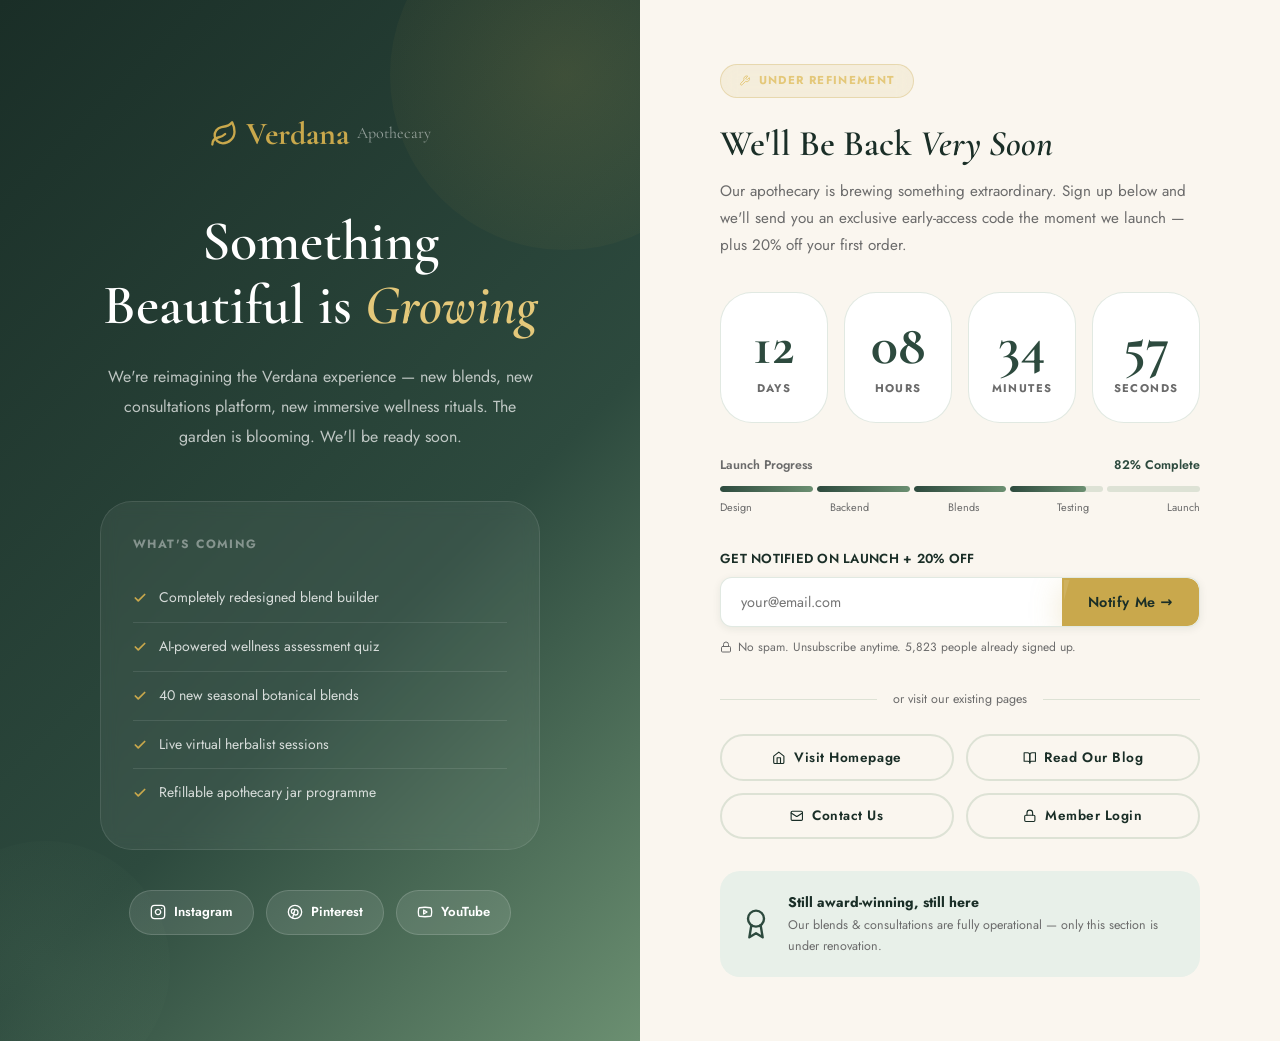
<file: coming-soon.html>
<!DOCTYPE html>
<html lang="en" data-theme="light" dir="ltr">
<head>
  <meta charset="UTF-8"/>
  <meta name="viewport" content="width=device-width, initial-scale=1.0"/>
  <meta name="robots" content="noindex"/>
  <meta name="description" content="Verdana Apothecary is undergoing exciting upgrades. Sign up to be notified when we return."/>
  <title>Coming Soon — Verdana Apothecary</title>
  <link rel="stylesheet" href="assets/css/main.css"/>
  <link rel="icon" href="data:image/svg+xml,%3Csvg xmlns='http://www.w3.org/2000/svg' viewBox='0 0 24 24' fill='none' stroke='%236B8F71' stroke-width='2' stroke-linecap='round' stroke-linejoin='round'%3E%3Cpath d='M11 20A7 7 0 0 1 9.8 6.1C15.5 5 17 4.48 19 2c1 2 2 4.18 2 8 0 5.5-4.78 10-10 10Z'/%3E%3Cpath d='M2 21c0-3 1.85-5.36 5.08-6C9.5 14.52 12 13 13 12'/%3E%3C/svg%3E"/>
  <style>
    .cs-page{min-height:100dvh;display:grid;grid-template-columns:1fr 1fr;}
    .cs-visual{background:linear-gradient(135deg,var(--clr-forest-deep) 0%,var(--clr-forest) 60%,var(--clr-sage) 100%);position:relative;overflow:hidden;display:flex;flex-direction:column;align-items:center;justify-content:center;padding:4rem 3rem;text-align:center;}
    .cs-visual-bg{position:absolute;inset:0;background-image:url('https://images.unsplash.com/photo-1470071459604-3b5ec3a7fe05?auto=format&fit=crop&w=1200&q=80');background-size:cover;background-position:center;opacity:0.15;}
    .cs-content{background:var(--bg-primary);display:flex;flex-direction:column;align-items:center;justify-content:center;padding:clamp(2.5rem,5vw,5rem);overflow-y:auto;}
    .countdown-grid{display:grid;grid-template-columns:repeat(4,1fr);gap:1rem;margin:2rem 0;}
    .countdown-item{background:var(--bg-card);border:1px solid var(--border-color);border-radius:var(--r-xl);padding:1.5rem 1rem;text-align:center;transition:all 0.3s;}
    .countdown-item:hover{border-color:var(--clr-gold);box-shadow:var(--shadow-md);}
    .countdown-num{font-family:var(--ff-heading);font-size:clamp(2rem,5vw,3.5rem);font-weight:900;color:var(--clr-forest);line-height:1;}
    .countdown-label{font-size:0.7rem;font-weight:700;letter-spacing:0.12em;text-transform:uppercase;color:var(--text-secondary);margin-top:0.375rem;}
    .progress-segment{height:6px;border-radius:3px;background:var(--border-color);overflow:hidden;flex:1;}
    .progress-fill{height:100%;border-radius:3px;background:linear-gradient(90deg,var(--clr-forest),var(--clr-sage));transition:width 1.5s ease;}
    .feature-item{display:flex;align-items:center;gap:0.75rem;padding:0.75rem 0;border-bottom:1px solid var(--border-color);font-size:0.875rem;}
    .feature-item:last-child{border-bottom:none;}
    .social-pill{display:flex;align-items:center;gap:0.5rem;padding:0.625rem 1.25rem;border-radius:999px;background:rgba(255,255,255,0.1);border:1px solid rgba(255,255,255,0.15);color:#fff;font-size:0.82rem;font-weight:600;transition:all 0.3s;cursor:pointer;}
    .social-pill:hover{background:rgba(255,255,255,0.2);}
    .floating-orb{position:absolute;border-radius:50%;pointer-events:none;}
  </style>
</head>
<body>

<div class="cs-page">
  <!-- LEFT: Visual -->
  <div class="cs-visual">
    <div class="cs-visual-bg"></div>
    <!-- Decorative orbs -->
    <div class="floating-orb" style="width:350px;height:350px;top:-100px;right:-100px;background:radial-gradient(circle,rgba(201,168,76,0.15),transparent);"></div>
    <div class="floating-orb" style="width:250px;height:250px;bottom:-50px;left:-80px;background:radial-gradient(circle,rgba(107,143,113,0.12),transparent);"></div>

    <div style="position:relative;z-index:1;max-width:440px;">
      <!-- Logo -->
      <div style="font-family:var(--ff-heading);font-size:2rem;font-weight:700;color:var(--clr-gold);margin-bottom:3rem;display:flex;align-items:center;justify-content:center;gap:0.5rem;"><svg viewBox="0 0 24 24" fill="none" stroke="currentColor" stroke-width="2" stroke-linecap="round" stroke-linejoin="round" aria-hidden="true" style="width:28px;height:28px;"><path d="M11 20A7 7 0 0 1 9.8 6.1C15.5 5 17 4.48 19 2c1 2 2 4.18 2 8 0 5.5-4.78 10-10 10Z"/><path d="M2 21c0-3 1.85-5.36 5.08-6C9.5 14.52 12 13 13 12"/></svg> Verdana<br/><span style="font-size:1rem;font-weight:400;color:rgba(255,255,255,0.5);">Apothecary</span></div>

      <!-- Big headline -->
      <h1 style="font-size:clamp(2rem,5vw,3.5rem);color:#fff;line-height:1.15;margin-bottom:1.5rem;">Something Beautiful is <em style="color:var(--clr-gold-light);">Growing</em></h1>
      <p style="color:rgba(255,255,255,0.7);line-height:1.9;font-size:1rem;margin-bottom:3rem;">We're reimagining the Verdana experience — new blends, new consultations platform, new immersive wellness rituals. The garden is blooming. We'll be ready soon.</p>

      <!-- What's coming -->
      <div style="background:rgba(255,255,255,0.06);border:1px solid rgba(255,255,255,0.1);border-radius:var(--r-xl);padding:2rem;text-align:left;backdrop-filter:blur(8px);">
        <div style="font-size:0.75rem;font-weight:700;letter-spacing:0.12em;text-transform:uppercase;color:rgba(255,255,255,0.4);margin-bottom:1.25rem;">What's coming</div>
        <div class="feature-item" style="color:rgba(255,255,255,0.8);border-color:rgba(255,255,255,0.1);">
          <span class="inline-check" style="color:var(--clr-gold);"><svg viewBox="0 0 24 24" fill="none" stroke="currentColor" stroke-width="3" stroke-linecap="round" stroke-linejoin="round" aria-hidden="true"><path d="M20 6 9 17l-5-5"/></svg></span> Completely redesigned blend builder
        </div>
        <div class="feature-item" style="color:rgba(255,255,255,0.8);border-color:rgba(255,255,255,0.1);">
          <span class="inline-check" style="color:var(--clr-gold);"><svg viewBox="0 0 24 24" fill="none" stroke="currentColor" stroke-width="3" stroke-linecap="round" stroke-linejoin="round" aria-hidden="true"><path d="M20 6 9 17l-5-5"/></svg></span> AI-powered wellness assessment quiz
        </div>
        <div class="feature-item" style="color:rgba(255,255,255,0.8);border-color:rgba(255,255,255,0.1);">
          <span class="inline-check" style="color:var(--clr-gold);"><svg viewBox="0 0 24 24" fill="none" stroke="currentColor" stroke-width="3" stroke-linecap="round" stroke-linejoin="round" aria-hidden="true"><path d="M20 6 9 17l-5-5"/></svg></span> 40 new seasonal botanical blends
        </div>
        <div class="feature-item" style="color:rgba(255,255,255,0.8);border-color:rgba(255,255,255,0.1);">
          <span class="inline-check" style="color:var(--clr-gold);"><svg viewBox="0 0 24 24" fill="none" stroke="currentColor" stroke-width="3" stroke-linecap="round" stroke-linejoin="round" aria-hidden="true"><path d="M20 6 9 17l-5-5"/></svg></span> Live virtual herbalist sessions
        </div>
        <div class="feature-item" style="color:rgba(255,255,255,0.8);border-color:rgba(255,255,255,0.1);">
          <span class="inline-check" style="color:var(--clr-gold);"><svg viewBox="0 0 24 24" fill="none" stroke="currentColor" stroke-width="3" stroke-linecap="round" stroke-linejoin="round" aria-hidden="true"><path d="M20 6 9 17l-5-5"/></svg></span> Refillable apothecary jar programme
        </div>
      </div>

      <!-- Social links -->
      <div style="display:flex;gap:0.75rem;flex-wrap:wrap;margin-top:2.5rem;justify-content:center;">
        <div class="social-pill"><svg viewBox="0 0 24 24" fill="none" stroke="currentColor" stroke-width="2" stroke-linecap="round" stroke-linejoin="round" aria-hidden="true" style="width:16px;height:16px;"><rect width="20" height="20" x="2" y="2" rx="5" ry="5"/><path d="M16 11.37A4 4 0 1 1 12.63 8 4 4 0 0 1 16 11.37z"/><line x1="17.5" x2="17.51" y1="6.5" y2="6.5"/></svg> Instagram</div>
        <div class="social-pill"><svg viewBox="0 0 24 24" fill="none" stroke="currentColor" stroke-width="2" stroke-linecap="round" stroke-linejoin="round" aria-hidden="true" style="width:16px;height:16px;"><circle cx="12" cy="12" r="10"/><path d="M8.5 20.5 12 8.5"/><path d="M10.6 8.2c-.4-.2-.8-.3-1.1-.3-1.7 0-3 1.7-3 3.7 0 1.4.8 2.5 2 2.5.6 0 1.2-.3 1.6-.8"/><path d="M12.5 8.5c2.5 0 4 1.7 4 3.7 0 2.3-1.5 4.3-3.7 4.3-.7 0-1.4-.2-1.9-.6"/></svg> Pinterest</div>
        <div class="social-pill"><svg viewBox="0 0 24 24" fill="none" stroke="currentColor" stroke-width="2" stroke-linecap="round" stroke-linejoin="round" aria-hidden="true" style="width:16px;height:16px;"><path d="M2.5 17a24.12 24.12 0 0 1 0-10 2 2 0 0 1 1.4-1.4 49.56 49.56 0 0 1 16.2 0A2 2 0 0 1 21.5 7a24.12 24.12 0 0 1 0 10 2 2 0 0 1-1.4 1.4 49.55 49.55 0 0 1-16.2 0A2 2 0 0 1 2.5 17"/><path d="m10 15 5-3-5-3z"/></svg> YouTube</div>
      </div>
    </div>
  </div>

  <!-- RIGHT: Content -->
  <div class="cs-content">
    <div style="max-width:480px;width:100%;">
      <!-- Badge -->
      <div class="hero-badge" style="margin-bottom:1.5rem;"><svg class="icon icon-sm" viewBox="0 0 24 24" fill="none" stroke="currentColor" stroke-width="2" stroke-linecap="round" stroke-linejoin="round" aria-hidden="true"><path d="M14.7 6.3a1 1 0 0 0 0 1.4l1.6 1.6a1 1 0 0 0 1.4 0l3.77-3.77a6 6 0 0 1-7.94 7.94l-6.91 6.91a2.12 2.12 0 0 1-3-3l6.91-6.91a6 6 0 0 1 7.94-7.94l-3.76 3.76z"/></svg> Under Refinement</div>

      <h2 style="font-family:var(--ff-heading);font-size:clamp(1.5rem,3.5vw,2.25rem);margin-bottom:0.75rem;">We'll Be Back <em>Very Soon</em></h2>
      <p style="color:var(--text-secondary);line-height:1.8;margin-bottom:2rem;font-size:0.95rem;">Our apothecary is brewing something extraordinary. Sign up below and we'll send you an exclusive early-access code the moment we launch — plus 20% off your first order.</p>

      <!-- Countdown -->
      <div class="countdown-grid">
        <div class="countdown-item"><div class="countdown-num" id="countDays">12</div><div class="countdown-label">Days</div></div>
        <div class="countdown-item"><div class="countdown-num" id="countHours">08</div><div class="countdown-label">Hours</div></div>
        <div class="countdown-item"><div class="countdown-num" id="countMins">34</div><div class="countdown-label">Minutes</div></div>
        <div class="countdown-item"><div class="countdown-num" id="countSecs">59</div><div class="countdown-label">Seconds</div></div>
      </div>

      <!-- Progress -->
      <div style="margin-bottom:2rem;">
        <div style="display:flex;justify-content:space-between;font-size:0.78rem;font-weight:600;margin-bottom:0.625rem;">
          <span style="color:var(--text-secondary);">Launch Progress</span>
          <span style="color:var(--clr-forest);">82% Complete</span>
        </div>
        <div style="display:flex;gap:0.25rem;">
          <div class="progress-segment"><div class="progress-fill" style="width:100%;"></div></div>
          <div class="progress-segment"><div class="progress-fill" style="width:100%;"></div></div>
          <div class="progress-segment"><div class="progress-fill" style="width:100%;"></div></div>
          <div class="progress-segment"><div class="progress-fill" style="width:82%;"></div></div>
          <div class="progress-segment"><div class="progress-fill" style="width:0%;"></div></div>
        </div>
        <div style="display:flex;justify-content:space-between;font-size:0.68rem;color:var(--text-secondary);margin-top:0.375rem;">
          <span>Design</span><span>Backend</span><span>Blends</span><span>Testing</span><span>Launch</span>
        </div>
      </div>

      <!-- Notify Form -->
      <form data-validate id="notifyForm" style="margin-bottom:2rem;">
        <label class="form-label" for="notify-email">Get Notified on Launch + 20% Off</label>
        <div style="display:flex;gap:0;background:var(--bg-card);border:1.5px solid var(--border-color);border-radius:var(--r-md);overflow:hidden;transition:border-color 0.3s;box-shadow:var(--shadow-sm);">
          <label for="notify-email" style="position:absolute;width:1px;height:1px;overflow:hidden;">Email</label>
          <input type="email" id="notify-email" name="email" style="flex:1;border:none;background:transparent;padding:0.875rem 1.25rem;font-family:var(--ff-body);font-size:0.9rem;outline:none;color:var(--text-primary);" placeholder="your@email.com" required/>
          <button type="submit" class="btn btn-gold" style="border-radius:0 var(--r-md) var(--r-md) 0;white-space:nowrap;padding:0.65rem 1.5rem;">Notify Me →</button>
        </div>
        <div class="invalid-feedback" style="margin-top:0.375rem;"></div>
        <p style="font-size:0.75rem;color:var(--text-secondary);margin-top:0.625rem;display:flex;align-items:center;gap:0.4rem;"><svg class="icon icon-sm" viewBox="0 0 24 24" fill="none" stroke="currentColor" stroke-width="2" stroke-linecap="round" stroke-linejoin="round" aria-hidden="true"><rect width="18" height="11" x="3" y="11" rx="2" ry="2"/><path d="M7 11V7a5 5 0 0 1 10 0v4"/></svg> No spam. Unsubscribe anytime. 5,823 people already signed up.</p>
      </form>

      <!-- Divider -->
      <div style="display:flex;align-items:center;gap:1rem;margin:1.5rem 0;color:var(--text-secondary);font-size:0.78rem;"><div style="flex:1;height:1px;background:var(--border-color);"></div>or visit our existing pages<div style="flex:1;height:1px;background:var(--border-color);"></div></div>

      <!-- Quick Links -->
      <div style="display:grid;grid-template-columns:1fr 1fr;gap:0.75rem;margin-bottom:2rem;">
        <a href="index.html"   class="btn btn-outline" style="justify-content:center;font-size:0.85rem;padding:0.6rem;"><svg class="icon icon-sm" viewBox="0 0 24 24" fill="none" stroke="currentColor" stroke-width="2" stroke-linecap="round" stroke-linejoin="round" aria-hidden="true"><path d="m3 9 9-7 9 7v11a2 2 0 0 1-2 2H5a2 2 0 0 1-2-2z"/><polyline points="9 22 9 12 15 12 15 22"/></svg> Visit Homepage</a>
        <a href="blog.html"    class="btn btn-outline" style="justify-content:center;font-size:0.85rem;padding:0.6rem;"><svg class="icon icon-sm" viewBox="0 0 24 24" fill="none" stroke="currentColor" stroke-width="2" stroke-linecap="round" stroke-linejoin="round" aria-hidden="true"><path d="M2 3h6a4 4 0 0 1 4 4v14a3 3 0 0 0-3-3H2z"/><path d="M22 3h-6a4 4 0 0 0-4 4v14a3 3 0 0 1 3-3h7z"/></svg> Read Our Blog</a>
        <a href="contact.html" class="btn btn-outline" style="justify-content:center;font-size:0.85rem;padding:0.6rem;"><svg class="icon icon-sm" viewBox="0 0 24 24" fill="none" stroke="currentColor" stroke-width="2" stroke-linecap="round" stroke-linejoin="round" aria-hidden="true"><rect width="20" height="16" x="2" y="4" rx="2"/><path d="m22 7-8.97 5.7a1.94 1.94 0 0 1-2.06 0L2 7"/></svg> Contact Us</a>
        <a href="login.html"   class="btn btn-outline" style="justify-content:center;font-size:0.85rem;padding:0.6rem;"><svg class="icon icon-sm" viewBox="0 0 24 24" fill="none" stroke="currentColor" stroke-width="2" stroke-linecap="round" stroke-linejoin="round" aria-hidden="true"><rect width="18" height="11" x="3" y="11" rx="2" ry="2"/><path d="M7 11V7a5 5 0 0 1 10 0v4"/></svg> Member Login</a>
      </div>

      <!-- Trust -->
      <div style="background:var(--clr-sage-mist);border-radius:var(--r-lg);padding:1.25rem;display:flex;align-items:center;gap:1rem;">
        <span class="award-icon" style="flex-shrink:0;"><svg viewBox="0 0 24 24" fill="none" stroke="currentColor" stroke-width="1.8" stroke-linecap="round" stroke-linejoin="round" aria-hidden="true" style="width:32px;height:32px;"><circle cx="12" cy="8" r="6"/><path d="M15.477 12.89 17 22l-5-3-5 3 1.523-9.11"/></svg></span>
        <div>
          <div style="font-weight:700;font-size:0.875rem;color:var(--text-heading);">Still award-winning, still here</div>
          <div style="font-size:0.78rem;color:var(--text-secondary);">Our blends &amp; consultations are fully operational — only this section is under renovation.</div>
        </div>
      </div>
    </div>
  </div>
</div>

<script src="assets/js/main.js"></script>
<script>
// Countdown to a future launch date
(function(){
  const launch = new Date(Date.now() + (12*24+8)*3600*1000 + 34*60*1000 + 59*1000);
  function update(){
    const diff = Math.max(0, launch - Date.now());
    const d = Math.floor(diff/86400000);
    const h = Math.floor((diff%86400000)/3600000);
    const m = Math.floor((diff%3600000)/60000);
    const s = Math.floor((diff%60000)/1000);
    const pad = n=>String(n).padStart(2,'0');
    document.getElementById('countDays').textContent  = pad(d);
    document.getElementById('countHours').textContent = pad(h);
    document.getElementById('countMins').textContent  = pad(m);
    document.getElementById('countSecs').textContent  = pad(s);
  }
  update();
  setInterval(update,1000);
})();
</script>
<style>
  @media(max-width:768px){.cs-page{display:block!important;}.cs-visual{min-height:60vh;}.countdown-grid{grid-template-columns:repeat(2,1fr)!important;}}
</style>
</body>
</html>
</file>
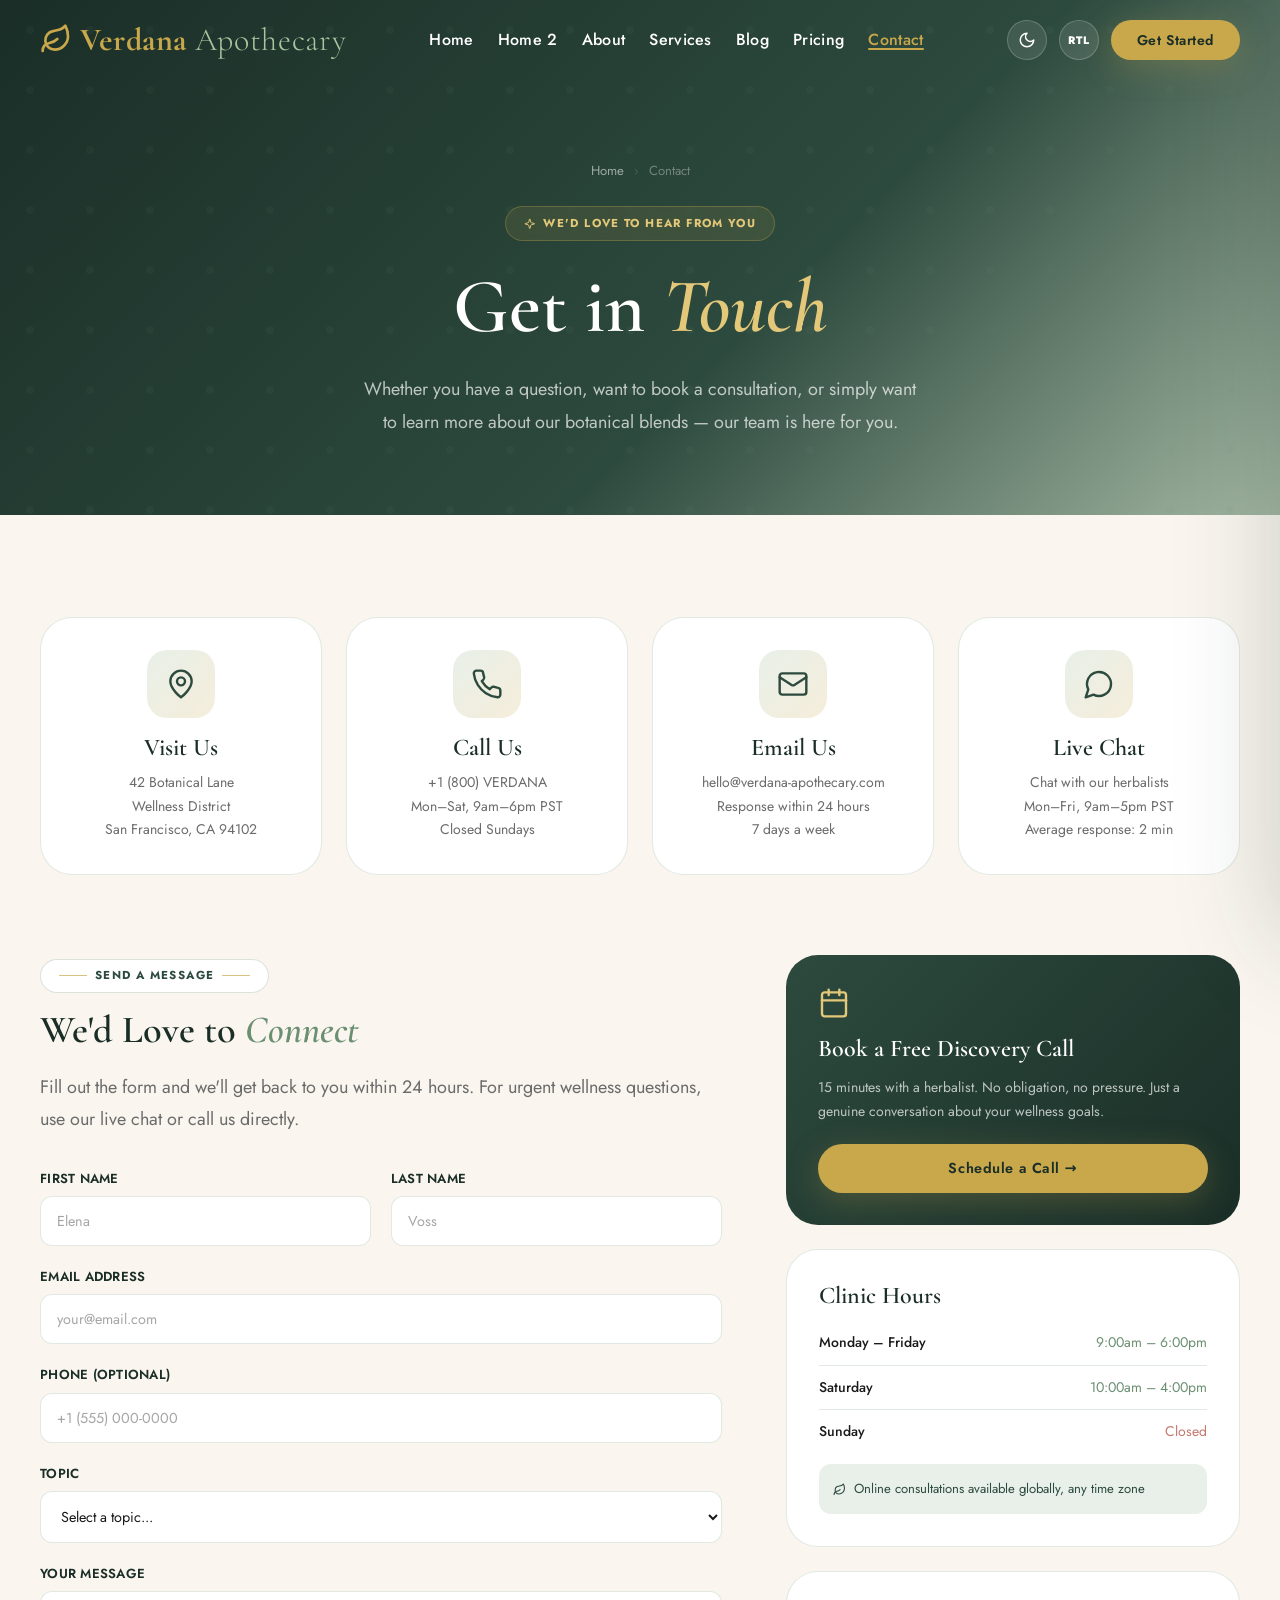
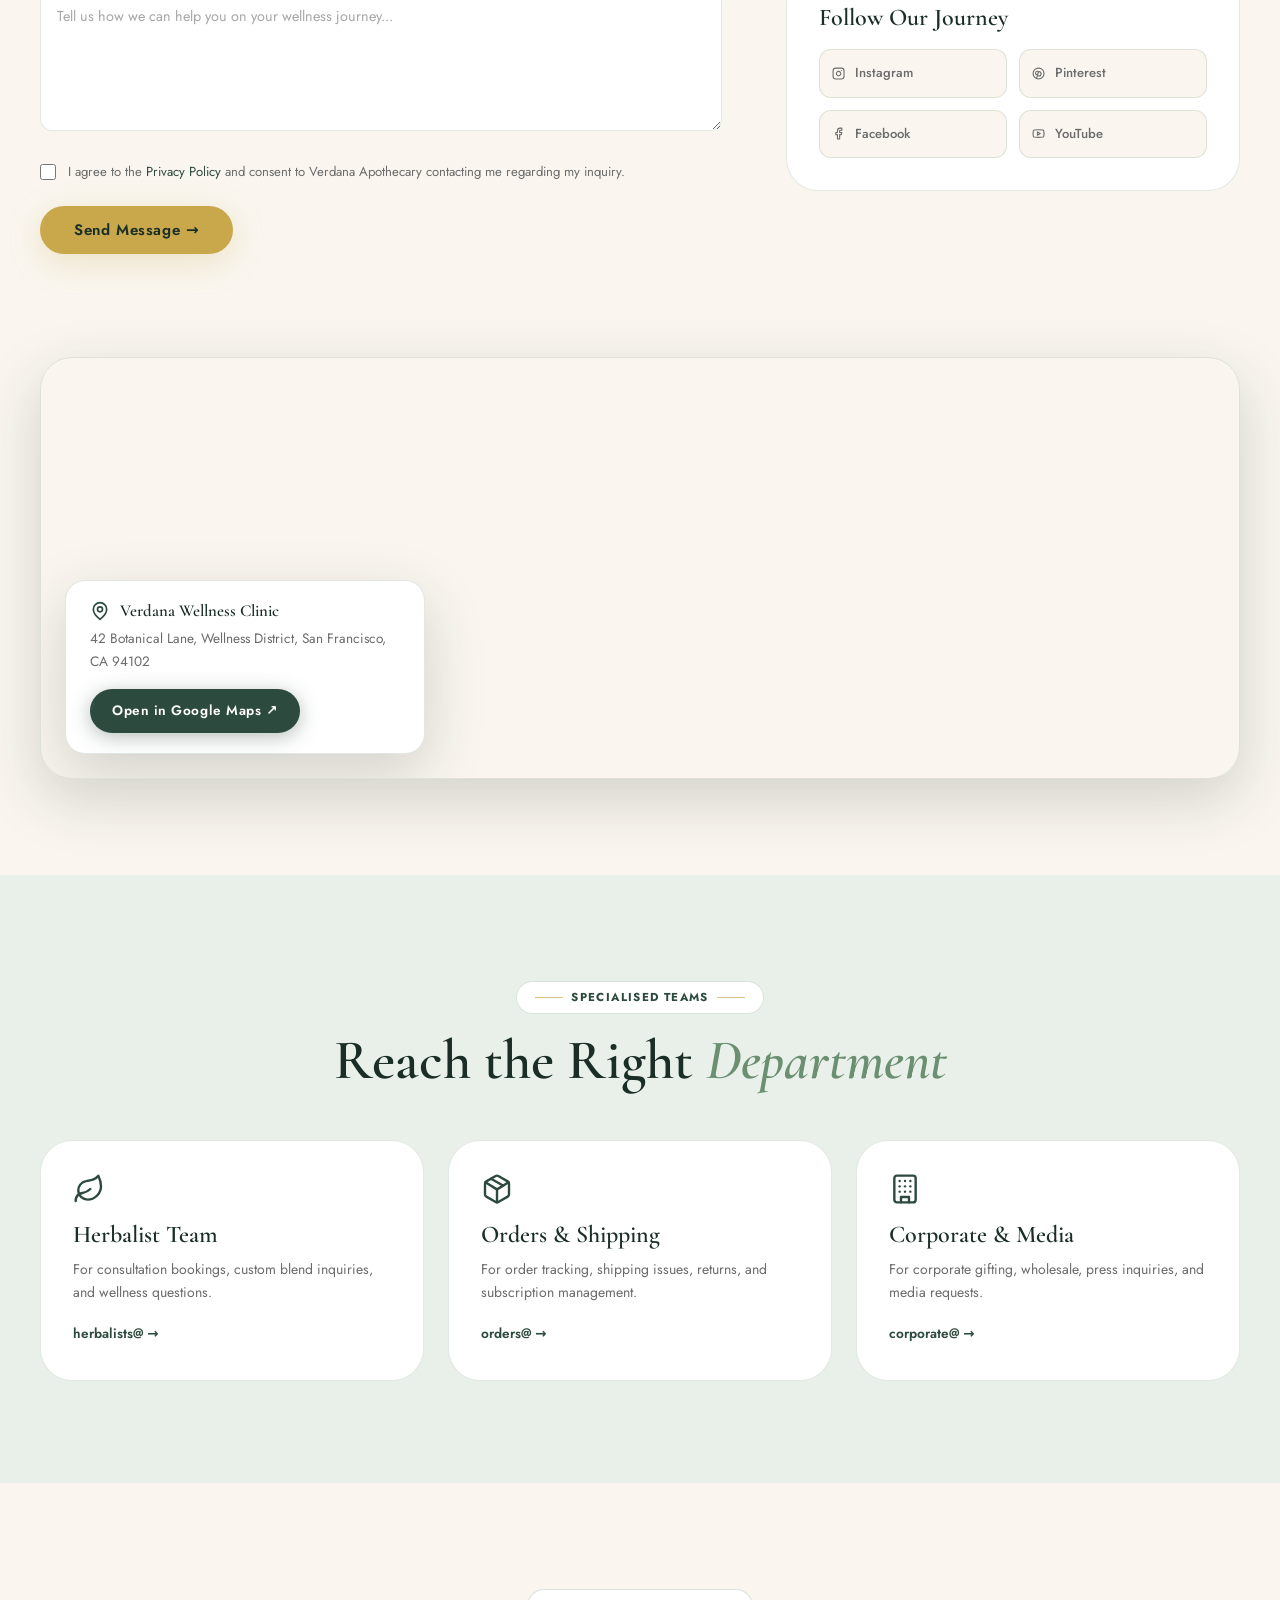
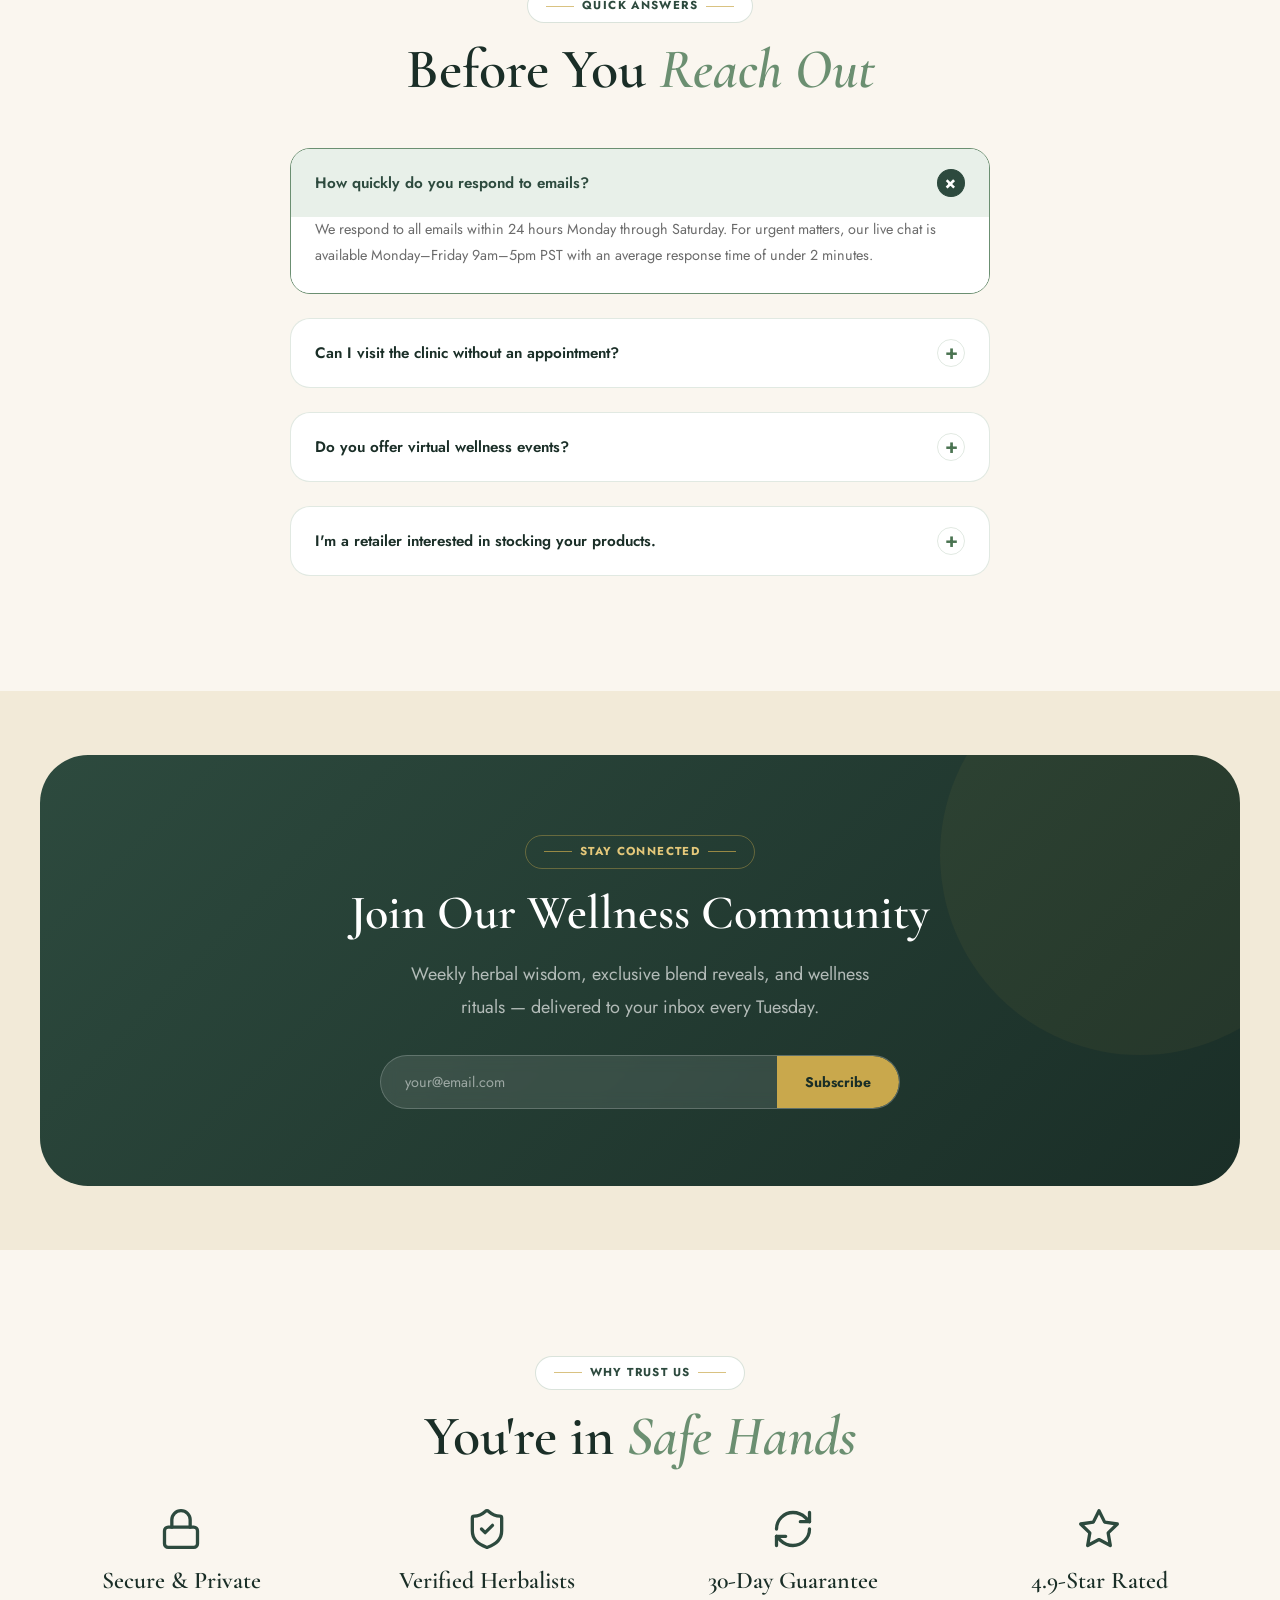
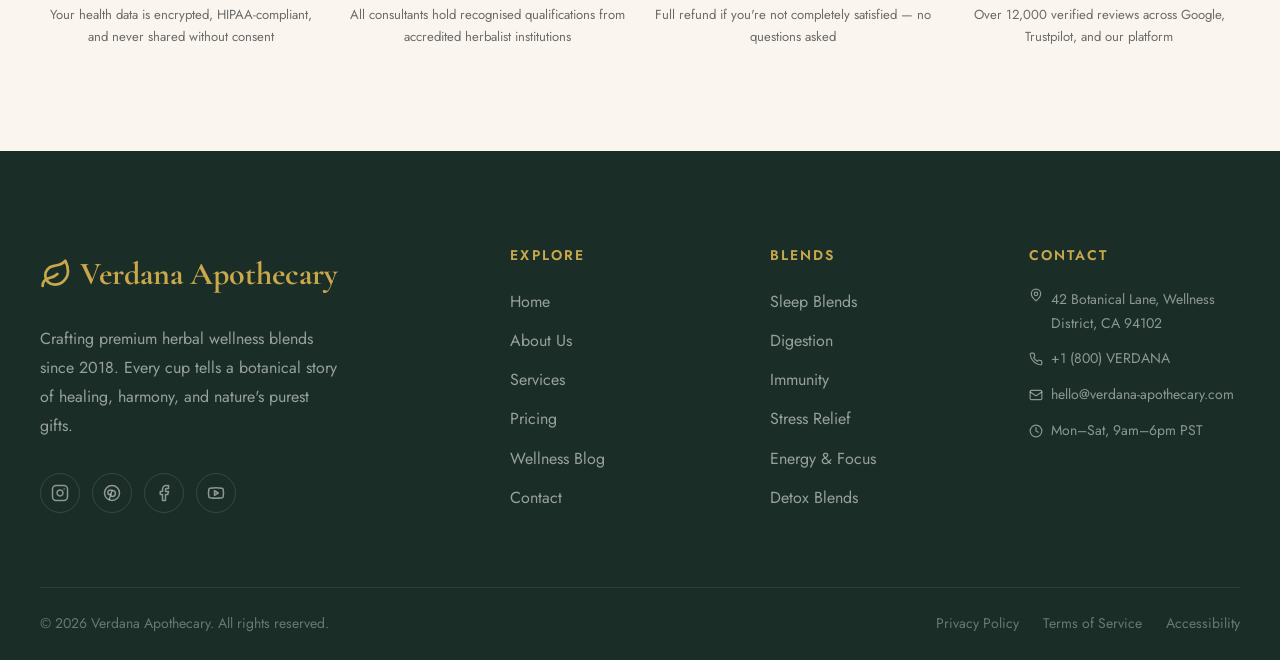
<file: contact.html>
<!DOCTYPE html>
<html lang="en" data-theme="light" dir="ltr">
<head>
  <meta charset="UTF-8"/>
  <meta name="viewport" content="width=device-width, initial-scale=1.0"/>
  <meta name="description" content="Contact Verdana Apothecary — Book a consultation, reach our team, or visit our San Francisco Wellness Clinic."/>
  <title>Contact Us — Verdana Apothecary</title>
  <link rel="stylesheet" href="assets/css/main.css"/>
  <link rel="icon" href="data:image/svg+xml,%3Csvg xmlns='http://www.w3.org/2000/svg' viewBox='0 0 24 24' fill='none' stroke='%236B8F71' stroke-width='2' stroke-linecap='round' stroke-linejoin='round'%3E%3Cpath d='M11 20A7 7 0 0 1 9.8 6.1C15.5 5 17 4.48 19 2c1 2 2 4.18 2 8 0 5.5-4.78 10-10 10Z'/%3E%3Cpath d='M2 21c0-3 1.85-5.36 5.08-6C9.5 14.52 12 13 13 12'/%3E%3C/svg%3E"/>
  <style>
    .contact-card{background:var(--bg-card);border-radius:var(--r-xl);border:1px solid var(--border-color);padding:2rem;text-align:center;transition:all 0.4s;cursor:default;}
    .contact-card:hover{border-color:var(--clr-sage);transform:translateY(-6px);box-shadow:var(--shadow-lg);}
    .contact-icon{width:68px;height:68px;border-radius:var(--r-lg);background:linear-gradient(135deg,var(--clr-sage-mist),var(--clr-gold-pale));display:flex;align-items:center;justify-content:center;font-size:2rem;margin:0 auto 1rem;transition:all 0.4s;}
    .contact-card:hover .contact-icon{background:linear-gradient(135deg,var(--clr-forest),var(--clr-sage));}
    .map-placeholder{background:linear-gradient(135deg,var(--clr-sage-mist),var(--clr-gold-pale));border-radius:var(--r-xl);height:400px;display:flex;flex-direction:column;align-items:center;justify-content:center;border:1px solid var(--border-color);position:relative;overflow:hidden;}
    .map-pin{font-size:3rem;animation:pinPulse 2s ease-in-out infinite;}
    @keyframes pinPulse{0%,100%{transform:translateY(0);}50%{transform:translateY(-8px);}}
  </style>
</head>
<body>
<div id="navbar-placeholder"></div>

<!-- PAGE HERO -->
<section class="page-hero">
  <div style="position:absolute;inset:0;background-image:url('https://images.unsplash.com/photo-1416879595882-3373a0480b5b?auto=format&fit=crop&w=1600&q=80');background-size:cover;background-position:center top;opacity:0.12;"></div>
  <div class="container" style="position:relative;z-index:1;">
    <div class="breadcrumb" style="margin-bottom:1.5rem;" data-aos data-aos-delay="300">
      <a href="index.html">Home</a><span class="breadcrumb-sep">Contact</span>
    </div>
    <div class="hero-badge" style="justify-content:center;margin-bottom:1.5rem;" data-aos><svg class="icon icon-sm" viewBox="0 0 24 24" fill="none" stroke="currentColor" stroke-width="2" stroke-linecap="round" stroke-linejoin="round" aria-hidden="true"><path d="M9.937 15.5A2 2 0 0 0 8.5 14.063l-6.135-1.582a.5.5 0 0 1 0-.962L8.5 9.936A2 2 0 0 0 9.937 8.5l1.582-6.135a.5.5 0 0 1 .963 0L14.063 8.5A2 2 0 0 0 15.5 9.937l6.135 1.581a.5.5 0 0 1 0 .964L15.5 14.063a2 2 0 0 0-1.437 1.437l-1.582 6.135a.5.5 0 0 1-.963 0z"/></svg> We'd Love to Hear From You</div>
    <h1 data-aos data-aos-delay="100">Get in <em style="color:var(--clr-gold-light);">Touch</em></h1>
    <p style="color:rgba(255,255,255,0.7);max-width:560px;margin:1.5rem auto 0;line-height:1.8;" data-aos data-aos-delay="200">Whether you have a question, want to book a consultation, or simply want to learn more about our botanical blends — our team is here for you.</p>
  </div>
</section>

<!-- ═══════════════════════════════════════════
  SECTION 1: CONTACT CARDS
═══════════════════════════════════════════ -->
<section class="section bg-primary">
  <div class="container">
    <div style="display:grid;grid-template-columns:repeat(4,1fr);gap:1.5rem;margin-bottom:5rem;">
      <div class="contact-card" data-aos data-aos-delay="100">
        <div class="contact-icon"><svg viewBox="0 0 24 24" fill="none" stroke="currentColor" stroke-width="1.8" stroke-linecap="round" stroke-linejoin="round" aria-hidden="true"><path d="M20 10c0 6-8 12-8 12s-8-6-8-12a8 8 0 0 1 16 0Z"/><circle cx="12" cy="10" r="3"/></svg></div>
        <h5 style="margin-bottom:0.5rem;">Visit Us</h5>
        <p style="font-size:0.875rem;color:var(--text-secondary);line-height:1.7;">42 Botanical Lane<br/>Wellness District<br/>San Francisco, CA 94102</p>
      </div>
      <div class="contact-card" data-aos data-aos-delay="200">
        <div class="contact-icon"><svg viewBox="0 0 24 24" fill="none" stroke="currentColor" stroke-width="1.8" stroke-linecap="round" stroke-linejoin="round" aria-hidden="true"><path d="M22 16.92v3a2 2 0 0 1-2.18 2 19.79 19.79 0 0 1-8.63-3.07 19.5 19.5 0 0 1-6-6 19.79 19.79 0 0 1-3.07-8.67A2 2 0 0 1 4.11 2h3a2 2 0 0 1 2 1.72c.127.96.361 1.903.7 2.81a2 2 0 0 1-.45 2.11L8.09 9.91a16 16 0 0 0 6 6l1.27-1.27a2 2 0 0 1 2.11-.45c.907.339 1.85.573 2.81.7A2 2 0 0 1 22 16.92z"/></svg></div>
        <h5 style="margin-bottom:0.5rem;">Call Us</h5>
        <p style="font-size:0.875rem;color:var(--text-secondary);line-height:1.7;">+1 (800) VERDANA<br/>Mon–Sat, 9am–6pm PST<br/>Closed Sundays</p>
      </div>
      <div class="contact-card" data-aos data-aos-delay="300">
        <div class="contact-icon"><svg viewBox="0 0 24 24" fill="none" stroke="currentColor" stroke-width="1.8" stroke-linecap="round" stroke-linejoin="round" aria-hidden="true"><rect width="20" height="16" x="2" y="4" rx="2"/><path d="m22 7-8.97 5.7a1.94 1.94 0 0 1-2.06 0L2 7"/></svg></div>
        <h5 style="margin-bottom:0.5rem;">Email Us</h5>
        <p style="font-size:0.875rem;color:var(--text-secondary);line-height:1.7;">hello@verdana-apothecary.com<br/>Response within 24 hours<br/>7 days a week</p>
      </div>
      <div class="contact-card" data-aos data-aos-delay="400">
        <div class="contact-icon"><svg viewBox="0 0 24 24" fill="none" stroke="currentColor" stroke-width="1.8" stroke-linecap="round" stroke-linejoin="round" aria-hidden="true"><path d="M7.9 20A9 9 0 1 0 4 16.1L2 22Z"/></svg></div>
        <h5 style="margin-bottom:0.5rem;">Live Chat</h5>
        <p style="font-size:0.875rem;color:var(--text-secondary);line-height:1.7;">Chat with our herbalists<br/>Mon–Fri, 9am–5pm PST<br/>Average response: 2 min</p>
      </div>
    </div>

    <!-- CONTACT FORM + INFO -->
    <div style="display:grid;grid-template-columns:3fr 2fr;gap:4rem;align-items:start;">
      <!-- Form -->
      <div data-aos="fade-right">
        <div class="section-label">Send a Message</div>
        <h2 class="section-title" style="font-size:clamp(1.8rem,3vw,2.75rem);">We'd Love to <em>Connect</em></h2>
        <p style="color:var(--text-secondary);margin-bottom:2rem;line-height:1.8;">Fill out the form and we'll get back to you within 24 hours. For urgent wellness questions, use our live chat or call us directly.</p>
        <form data-validate id="contactForm">
          <div style="display:grid;grid-template-columns:1fr 1fr;gap:1.25rem;">
            <div class="form-group">
              <label class="form-label" for="contact-fname">First Name</label>
              <input type="text" id="contact-fname" name="firstName" class="form-control" placeholder="Elena" required/>
              <div class="invalid-feedback"></div>
            </div>
            <div class="form-group">
              <label class="form-label" for="contact-lname">Last Name</label>
              <input type="text" id="contact-lname" name="lastName" class="form-control" placeholder="Voss" required/>
              <div class="invalid-feedback"></div>
            </div>
          </div>
          <div class="form-group">
            <label class="form-label" for="contact-email">Email Address</label>
            <input type="email" id="contact-email" name="email" class="form-control" placeholder="your@email.com" required/>
            <div class="invalid-feedback"></div>
          </div>
          <div class="form-group">
            <label class="form-label" for="contact-phone">Phone (Optional)</label>
            <input type="tel" id="contact-phone" name="phone" class="form-control" placeholder="+1 (555) 000-0000"/>
          </div>
          <div class="form-group">
            <label class="form-label" for="contact-topic">Topic</label>
            <select id="contact-topic" name="topic" class="form-control" required>
              <option value="" disabled selected>Select a topic...</option>
              <option value="consultation">Book a Consultation</option>
              <option value="subscription">Subscription Questions</option>
              <option value="custom">Custom Blend Inquiry</option>
              <option value="corporate">Corporate / Gifting</option>
              <option value="shipping">Shipping & Orders</option>
              <option value="press">Press & Media</option>
              <option value="other">Other</option>
            </select>
            <div class="invalid-feedback"></div>
          </div>
          <div class="form-group">
            <label class="form-label" for="contact-msg">Your Message</label>
            <textarea id="contact-msg" name="message" class="form-control" rows="5" placeholder="Tell us how we can help you on your wellness journey..." required data-min-len="20"></textarea>
            <div class="invalid-feedback"></div>
          </div>
          <div style="display:flex;align-items:flex-start;gap:0.75rem;margin-bottom:1.5rem;">
            <input type="checkbox" id="contact-privacy" name="privacy" style="margin-top:0.2rem;width:16px;height:16px;flex-shrink:0;" required/>
            <label for="contact-privacy" style="font-size:0.82rem;color:var(--text-secondary);line-height:1.6;">I agree to the <a href="#" style="color:var(--clr-forest);">Privacy Policy</a> and consent to Verdana Apothecary contacting me regarding my inquiry.</label>
          </div>
          <button type="submit" class="btn btn-gold btn-lg">Send Message →</button>
        </form>
      </div>

      <!-- Sidebar Info -->
      <div data-aos="fade-left">
        <!-- Book a Call -->
        <div style="background:linear-gradient(135deg,var(--clr-forest),var(--clr-forest-deep));border-radius:var(--r-xl);padding:2rem;color:#fff;margin-bottom:1.5rem;">
          <div class="award-icon" style="color:var(--clr-gold-light);margin-bottom:1rem;"><svg viewBox="0 0 24 24" fill="none" stroke="currentColor" stroke-width="1.8" stroke-linecap="round" stroke-linejoin="round" aria-hidden="true" style="width:32px;height:32px;"><path d="M8 2v4"/><path d="M16 2v4"/><rect width="18" height="18" x="3" y="4" rx="2"/><path d="M3 10h18"/></svg></div>
          <h5 style="color:#fff;margin-bottom:0.75rem;">Book a Free Discovery Call</h5>
          <p style="color:rgba(255,255,255,0.7);font-size:0.875rem;line-height:1.7;margin-bottom:1.25rem;">15 minutes with a herbalist. No obligation, no pressure. Just a genuine conversation about your wellness goals.</p>
          <a href="#" class="btn btn-gold w-100" style="justify-content:center;">Schedule a Call →</a>
        </div>

        <!-- Hours -->
        <div style="background:var(--bg-card);border-radius:var(--r-xl);border:1px solid var(--border-color);padding:2rem;margin-bottom:1.5rem;">
          <h5 style="margin-bottom:1.25rem;">Clinic Hours</h5>
          <div style="display:flex;flex-direction:column;gap:0.625rem;">
            <div style="display:flex;justify-content:space-between;font-size:0.875rem;border-bottom:1px solid var(--border-color);padding-bottom:0.625rem;"><span style="font-weight:500;">Monday – Friday</span><span style="color:var(--clr-sage);">9:00am – 6:00pm</span></div>
            <div style="display:flex;justify-content:space-between;font-size:0.875rem;border-bottom:1px solid var(--border-color);padding-bottom:0.625rem;"><span style="font-weight:500;">Saturday</span><span style="color:var(--clr-sage);">10:00am – 4:00pm</span></div>
            <div style="display:flex;justify-content:space-between;font-size:0.875rem;"><span style="font-weight:500;">Sunday</span><span style="color:var(--clr-rose);">Closed</span></div>
          </div>
          <div style="margin-top:1.25rem;background:var(--clr-sage-mist);border-radius:var(--r-md);padding:0.875rem;font-size:0.82rem;color:var(--clr-forest);display:flex;align-items:center;gap:0.5rem;">
            <svg class="icon icon-sm" viewBox="0 0 24 24" fill="none" stroke="currentColor" stroke-width="2" stroke-linecap="round" stroke-linejoin="round" aria-hidden="true"><path d="M11 20A7 7 0 0 1 9.8 6.1C15.5 5 17 4.48 19 2c1 2 2 4.18 2 8 0 5.5-4.78 10-10 10Z"/><path d="M2 21c0-3 1.85-5.36 5.08-6C9.5 14.52 12 13 13 12"/></svg> Online consultations available globally, any time zone
          </div>
        </div>

        <!-- Social -->
        <div style="background:var(--bg-card);border-radius:var(--r-xl);border:1px solid var(--border-color);padding:2rem;">
          <h5 style="margin-bottom:1rem;">Follow Our Journey</h5>
          <div style="display:grid;grid-template-columns:1fr 1fr;gap:0.75rem;">
            <a href="#" style="display:flex;align-items:center;gap:0.625rem;padding:0.75rem;background:var(--bg-primary);border-radius:var(--r-md);font-size:0.82rem;font-weight:500;color:var(--text-secondary);transition:all 0.2s;border:1px solid var(--border-color);" onmouseover="this.style.borderColor='var(--clr-sage)'" onmouseout="this.style.borderColor='var(--border-color)'"><svg class="icon icon-sm" viewBox="0 0 24 24" fill="none" stroke="currentColor" stroke-width="2" stroke-linecap="round" stroke-linejoin="round" aria-hidden="true"><rect width="20" height="20" x="2" y="2" rx="5" ry="5"/><path d="M16 11.37A4 4 0 1 1 12.63 8 4 4 0 0 1 16 11.37z"/><line x1="17.5" x2="17.51" y1="6.5" y2="6.5"/></svg> Instagram</a>
            <a href="#" style="display:flex;align-items:center;gap:0.625rem;padding:0.75rem;background:var(--bg-primary);border-radius:var(--r-md);font-size:0.82rem;font-weight:500;color:var(--text-secondary);transition:all 0.2s;border:1px solid var(--border-color);" onmouseover="this.style.borderColor='var(--clr-sage)'" onmouseout="this.style.borderColor='var(--border-color)'"><svg class="icon icon-sm" viewBox="0 0 24 24" fill="none" stroke="currentColor" stroke-width="2" stroke-linecap="round" stroke-linejoin="round" aria-hidden="true"><circle cx="12" cy="12" r="10"/><path d="M8.5 20.5 12 8.5"/><path d="M10.6 8.2c-.4-.2-.8-.3-1.1-.3-1.7 0-3 1.7-3 3.7 0 1.4.8 2.5 2 2.5.6 0 1.2-.3 1.6-.8"/><path d="M12.5 8.5c2.5 0 4 1.7 4 3.7 0 2.3-1.5 4.3-3.7 4.3-.7 0-1.4-.2-1.9-.6"/></svg> Pinterest</a>
            <a href="#" style="display:flex;align-items:center;gap:0.625rem;padding:0.75rem;background:var(--bg-primary);border-radius:var(--r-md);font-size:0.82rem;font-weight:500;color:var(--text-secondary);transition:all 0.2s;border:1px solid var(--border-color);" onmouseover="this.style.borderColor='var(--clr-sage)'" onmouseout="this.style.borderColor='var(--border-color)'"><svg class="icon icon-sm" viewBox="0 0 24 24" fill="none" stroke="currentColor" stroke-width="2" stroke-linecap="round" stroke-linejoin="round" aria-hidden="true"><path d="M18 2h-3a5 5 0 0 0-5 5v3H7v4h3v8h4v-8h3l1-4h-4V7a1 1 0 0 1 1-1h3z"/></svg> Facebook</a>
            <a href="#" style="display:flex;align-items:center;gap:0.625rem;padding:0.75rem;background:var(--bg-primary);border-radius:var(--r-md);font-size:0.82rem;font-weight:500;color:var(--text-secondary);transition:all 0.2s;border:1px solid var(--border-color);" onmouseover="this.style.borderColor='var(--clr-sage)'" onmouseout="this.style.borderColor='var(--border-color)'"><svg class="icon icon-sm" viewBox="0 0 24 24" fill="none" stroke="currentColor" stroke-width="2" stroke-linecap="round" stroke-linejoin="round" aria-hidden="true"><path d="M2.5 17a24.12 24.12 0 0 1 0-10 2 2 0 0 1 1.4-1.4 49.56 49.56 0 0 1 16.2 0A2 2 0 0 1 21.5 7a24.12 24.12 0 0 1 0 10 2 2 0 0 1-1.4 1.4 49.55 49.55 0 0 1-16.2 0A2 2 0 0 1 2.5 17"/><path d="m10 15 5-3-5-3z"/></svg> YouTube</a>
          </div>
        </div>
      </div>
    </div>
  </div>
</section>

<!-- ═══════════════════════════════════════════
  SECTION 2: MAP
═══════════════════════════════════════════ -->
<section style="padding:0 0 var(--sp-24);" aria-label="Location map">
  <div class="container">
    <div data-aos style="border-radius:var(--r-xl);overflow:hidden;border:1px solid var(--border-color);box-shadow:var(--shadow-lg);position:relative;">
      <iframe title="Verdana Wellness Clinic location map — San Francisco" src="https://maps.google.com/maps?q=Hayes%20Valley%2C%20San%20Francisco%2C%20CA%2094102&t=&z=14&ie=UTF8&iwloc=&output=embed" style="width:100%;height:420px;border:0;display:block;" loading="lazy" allowfullscreen referrerpolicy="no-referrer-when-downgrade"></iframe>
      <div style="position:absolute;left:1.5rem;bottom:1.5rem;background:var(--bg-card);border:1px solid var(--border-color);border-radius:var(--r-lg);padding:1.25rem 1.5rem;box-shadow:var(--shadow-lg);max-width:min(360px,calc(100% - 3rem));">
        <div style="display:flex;align-items:center;gap:0.6rem;margin-bottom:0.375rem;color:var(--clr-forest);">
          <svg viewBox="0 0 24 24" fill="none" stroke="currentColor" stroke-width="2" stroke-linecap="round" stroke-linejoin="round" aria-hidden="true" style="width:20px;height:20px;"><path d="M20 10c0 6-8 12-8 12s-8-6-8-12a8 8 0 0 1 16 0Z"/><circle cx="12" cy="10" r="3"/></svg>
          <h4 style="margin:0;font-size:1.05rem;">Verdana Wellness Clinic</h4>
        </div>
        <p style="color:var(--text-secondary);font-size:0.85rem;margin:0 0 1rem;">42 Botanical Lane, Wellness District, San Francisco, CA 94102</p>
        <a href="https://maps.google.com/?q=Hayes+Valley,+San+Francisco,+CA+94102" target="_blank" rel="noopener" class="btn btn-primary btn-sm">Open in Google Maps ↗</a>
      </div>
    </div>
  </div>
</section>

<!-- ═══════════════════════════════════════════
  SECTION 3: DEPARTMENTS
═══════════════════════════════════════════ -->
<section class="section" style="background:var(--clr-sage-mist);">
  <div class="container">
    <div class="text-center mb-12">
      <div class="section-label mx-auto" data-aos>Specialised Teams</div>
      <h2 class="section-title" data-aos data-aos-delay="100">Reach the Right <em>Department</em></h2>
    </div>
    <div style="display:grid;grid-template-columns:repeat(3,1fr);gap:1.5rem;">
      <div style="background:var(--bg-card);border-radius:var(--r-xl);border:1px solid var(--border-color);padding:2rem;" data-aos data-aos-delay="100">
        <div class="dept-icon" style="margin-bottom:1rem;"><svg viewBox="0 0 24 24" fill="none" stroke="currentColor" stroke-width="1.8" stroke-linecap="round" stroke-linejoin="round" aria-hidden="true" style="width:32px;height:32px;"><path d="M11 20A7 7 0 0 1 9.8 6.1C15.5 5 17 4.48 19 2c1 2 2 4.18 2 8 0 5.5-4.78 10-10 10Z"/><path d="M2 21c0-3 1.85-5.36 5.08-6C9.5 14.52 12 13 13 12"/></svg></div>
        <h5 style="margin-bottom:0.5rem;">Herbalist Team</h5>
        <p style="font-size:0.875rem;color:var(--text-secondary);margin-bottom:0.75rem;line-height:1.7;">For consultation bookings, custom blend inquiries, and wellness questions.</p>
        <a href="mailto:herbalists@verdana-apothecary.com" style="font-size:0.85rem;color:var(--clr-forest);font-weight:600;">herbalists@ →</a>
      </div>
      <div style="background:var(--bg-card);border-radius:var(--r-xl);border:1px solid var(--border-color);padding:2rem;" data-aos data-aos-delay="200">
        <div class="dept-icon" style="margin-bottom:1rem;"><svg viewBox="0 0 24 24" fill="none" stroke="currentColor" stroke-width="1.8" stroke-linecap="round" stroke-linejoin="round" aria-hidden="true" style="width:32px;height:32px;"><path d="M11 21.73a2 2 0 0 0 2 0l7-4A2 2 0 0 0 21 16V8a2 2 0 0 0-1-1.73l-7-4a2 2 0 0 0-2 0l-7 4A2 2 0 0 0 3 8v8a2 2 0 0 0 1 1.73z"/><path d="M12 22V12"/><path d="m3.3 7 7.703 4.734a2 2 0 0 0 1.994 0L20.7 7"/><path d="m7.5 4.27 9 5.15"/></svg></div>
        <h5 style="margin-bottom:0.5rem;">Orders & Shipping</h5>
        <p style="font-size:0.875rem;color:var(--text-secondary);margin-bottom:0.75rem;line-height:1.7;">For order tracking, shipping issues, returns, and subscription management.</p>
        <a href="mailto:orders@verdana-apothecary.com" style="font-size:0.85rem;color:var(--clr-forest);font-weight:600;">orders@ →</a>
      </div>
      <div style="background:var(--bg-card);border-radius:var(--r-xl);border:1px solid var(--border-color);padding:2rem;" data-aos data-aos-delay="300">
        <div class="dept-icon" style="margin-bottom:1rem;"><svg viewBox="0 0 24 24" fill="none" stroke="currentColor" stroke-width="1.8" stroke-linecap="round" stroke-linejoin="round" aria-hidden="true" style="width:32px;height:32px;"><rect width="16" height="20" x="4" y="2" rx="2" ry="2"/><path d="M9 22v-4h6v4"/><path d="M8 6h.01"/><path d="M16 6h.01"/><path d="M12 6h.01"/><path d="M12 10h.01"/><path d="M12 14h.01"/><path d="M16 10h.01"/><path d="M16 14h.01"/><path d="M8 10h.01"/><path d="M8 14h.01"/></svg></div>
        <h5 style="margin-bottom:0.5rem;">Corporate & Media</h5>
        <p style="font-size:0.875rem;color:var(--text-secondary);margin-bottom:0.75rem;line-height:1.7;">For corporate gifting, wholesale, press inquiries, and media requests.</p>
        <a href="mailto:corporate@verdana-apothecary.com" style="font-size:0.85rem;color:var(--clr-forest);font-weight:600;">corporate@ →</a>
      </div>
    </div>
  </div>
</section>

<!-- ═══════════════════════════════════════════
  SECTION 4: FAQ
═══════════════════════════════════════════ -->
<section class="section bg-primary">
  <div class="container" style="max-width:780px;">
    <div class="text-center mb-12">
      <div class="section-label mx-auto" data-aos>Quick Answers</div>
      <h2 class="section-title" data-aos data-aos-delay="100">Before You <em>Reach Out</em></h2>
    </div>
    <div class="accordion-wrap">
      <div class="accordion-item open" data-aos><button class="accordion-header">How quickly do you respond to emails?<span class="accordion-icon">+</span></button><div class="accordion-body"><div class="accordion-content">We respond to all emails within 24 hours Monday through Saturday. For urgent matters, our live chat is available Monday–Friday 9am–5pm PST with an average response time of under 2 minutes.</div></div></div>
      <div class="accordion-item" data-aos><button class="accordion-header">Can I visit the clinic without an appointment?<span class="accordion-icon">+</span></button><div class="accordion-body"><div class="accordion-content">You're welcome to walk in to browse our product range and speak with a team member. However, formal herbalist consultations require a booking. We recommend scheduling at least 48 hours in advance as slots fill quickly.</div></div></div>
      <div class="accordion-item" data-aos><button class="accordion-header">Do you offer virtual wellness events?<span class="accordion-icon">+</span></button><div class="accordion-body"><div class="accordion-content">Yes! We host free monthly webinars on topics like seasonal blending, specific health conditions, and herb profiles. Subscribe to our newsletter to receive invitations. Paid subscribers get access to recorded sessions and Q&A archives.</div></div></div>
      <div class="accordion-item" data-aos><button class="accordion-header">I'm a retailer interested in stocking your products.<span class="accordion-icon">+</span></button><div class="accordion-body"><div class="accordion-content">Wonderful! We work with select health food stores, spas, and wellness centres globally. Please email wholesale@verdana-apothecary.com with your business details and we'll send you our wholesale catalogue and terms within 48 hours.</div></div></div>
    </div>
  </div>
</section>

<!-- ═══════════════════════════════════════════
  SECTION 5: NEWSLETTER
═══════════════════════════════════════════ -->
<section class="section-sm" style="background:var(--bg-secondary);">
  <div class="container">
    <div class="newsletter-wrap" data-aos>
      <div class="section-label" style="color:var(--clr-gold-light);justify-content:center;">Stay Connected</div>
      <h2 style="font-family:var(--ff-heading);font-size:clamp(1.8rem,4vw,3rem);color:#fff;margin-bottom:1rem;">Join Our Wellness Community</h2>
      <p style="color:rgba(255,255,255,0.65);max-width:480px;margin:0 auto;line-height:1.8;">Weekly herbal wisdom, exclusive blend reveals, and wellness rituals — delivered to your inbox every Tuesday.</p>
      <form class="newsletter-input-wrap" data-validate style="margin-top:2rem;">
        <label for="contact-nl" style="position:absolute;width:1px;height:1px;overflow:hidden;">Email</label>
        <input type="email" id="contact-nl" name="email" class="newsletter-input" placeholder="your@email.com" required/>
        <button type="submit" class="newsletter-btn">Subscribe</button>
      </form>
    </div>
  </div>
</section>

<!-- ═══════════════════════════════════════════
  SECTION 6: TRUST BADGES
═══════════════════════════════════════════ -->
<section class="section" style="background:var(--bg-primary);">
  <div class="container">
    <div class="text-center mb-10">
      <div class="section-label mx-auto" data-aos>Why Trust Us</div>
      <h2 class="section-title" data-aos data-aos-delay="100">You're in <em>Safe Hands</em></h2>
    </div>
    <div style="display:grid;grid-template-columns:repeat(4,1fr);gap:1.5rem;text-align:center;">
      <div data-aos data-aos-delay="100">
        <div class="trust-icon" style="justify-content:center;margin-bottom:1rem;"><svg viewBox="0 0 24 24" fill="none" stroke="currentColor" stroke-width="1.8" stroke-linecap="round" stroke-linejoin="round" aria-hidden="true"><rect width="18" height="11" x="3" y="11" rx="2" ry="2"/><path d="M7 11V7a5 5 0 0 1 10 0v4"/></svg></div>
        <h5 style="margin-bottom:0.5rem;">Secure &amp; Private</h5>
        <p style="font-size:0.82rem;color:var(--text-secondary);">Your health data is encrypted, HIPAA-compliant, and never shared without consent</p>
      </div>
      <div data-aos data-aos-delay="200">
        <div class="trust-icon" style="justify-content:center;margin-bottom:1rem;"><svg viewBox="0 0 24 24" fill="none" stroke="currentColor" stroke-width="1.8" stroke-linecap="round" stroke-linejoin="round" aria-hidden="true"><path d="M20 13c0 5-3.5 7.5-7.66 8.95a1 1 0 0 1-.67-.01C7.5 20.5 4 18 4 13V6a1 1 0 0 1 1-1c2 0 4.5-1.2 6.24-2.72a1 1 0 0 1 1.52 0C14.51 3.81 17 5 19 5a1 1 0 0 1 1 1z"/><path d="m9 12 2 2 4-4"/></svg></div>
        <h5 style="margin-bottom:0.5rem;">Verified Herbalists</h5>
        <p style="font-size:0.82rem;color:var(--text-secondary);">All consultants hold recognised qualifications from accredited herbalist institutions</p>
      </div>
      <div data-aos data-aos-delay="300">
        <div class="trust-icon" style="justify-content:center;margin-bottom:1rem;"><svg viewBox="0 0 24 24" fill="none" stroke="currentColor" stroke-width="1.8" stroke-linecap="round" stroke-linejoin="round" aria-hidden="true"><path d="M3 12a9 9 0 0 1 9-9 9.75 9.75 0 0 1 6.74 2.74L21 8"/><path d="M21 3v5h-5"/><path d="M21 12a9 9 0 0 1-9 9 9.75 9.75 0 0 1-6.74-2.74L3 16"/><path d="M8 16H3v5"/></svg></div>
        <h5 style="margin-bottom:0.5rem;">30-Day Guarantee</h5>
        <p style="font-size:0.82rem;color:var(--text-secondary);">Full refund if you're not completely satisfied — no questions asked</p>
      </div>
      <div data-aos data-aos-delay="400">
        <div class="trust-icon" style="justify-content:center;margin-bottom:1rem;"><svg viewBox="0 0 24 24" fill="none" stroke="currentColor" stroke-width="1.8" stroke-linecap="round" stroke-linejoin="round" aria-hidden="true"><polygon points="12 2 15.09 8.26 22 9.27 17 14.14 18.18 21.02 12 17.77 5.82 21.02 7 14.14 2 9.27 8.91 8.26 12 2"/></svg></div>
        <h5 style="margin-bottom:0.5rem;">4.9-Star Rated</h5>
        <p style="font-size:0.82rem;color:var(--text-secondary);">Over 12,000 verified reviews across Google, Trustpilot, and our platform</p>
      </div>
    </div>
  </div>
</section>

<div id="footer-placeholder"></div>
<script src="assets/js/components.js"></script>
<script src="assets/js/main.js"></script>
<style>
  @media(max-width:992px){[style*="grid-template-columns:3fr 2fr"]{display:block!important;}[style*="grid-template-columns:3fr 2fr"]>div:last-child{margin-top:2.5rem;}}
  @media(max-width:768px){[style*="grid-template-columns:repeat(4"],[style*="grid-template-columns:repeat(3"],[style*="grid-template-columns:1fr 1fr"]{display:block!important;}[style*="grid-template-columns:repeat(4"]>div,[style*="grid-template-columns:repeat(3"]>div{margin-bottom:1.5rem;}}
</style>
</body>
</html>
</file>
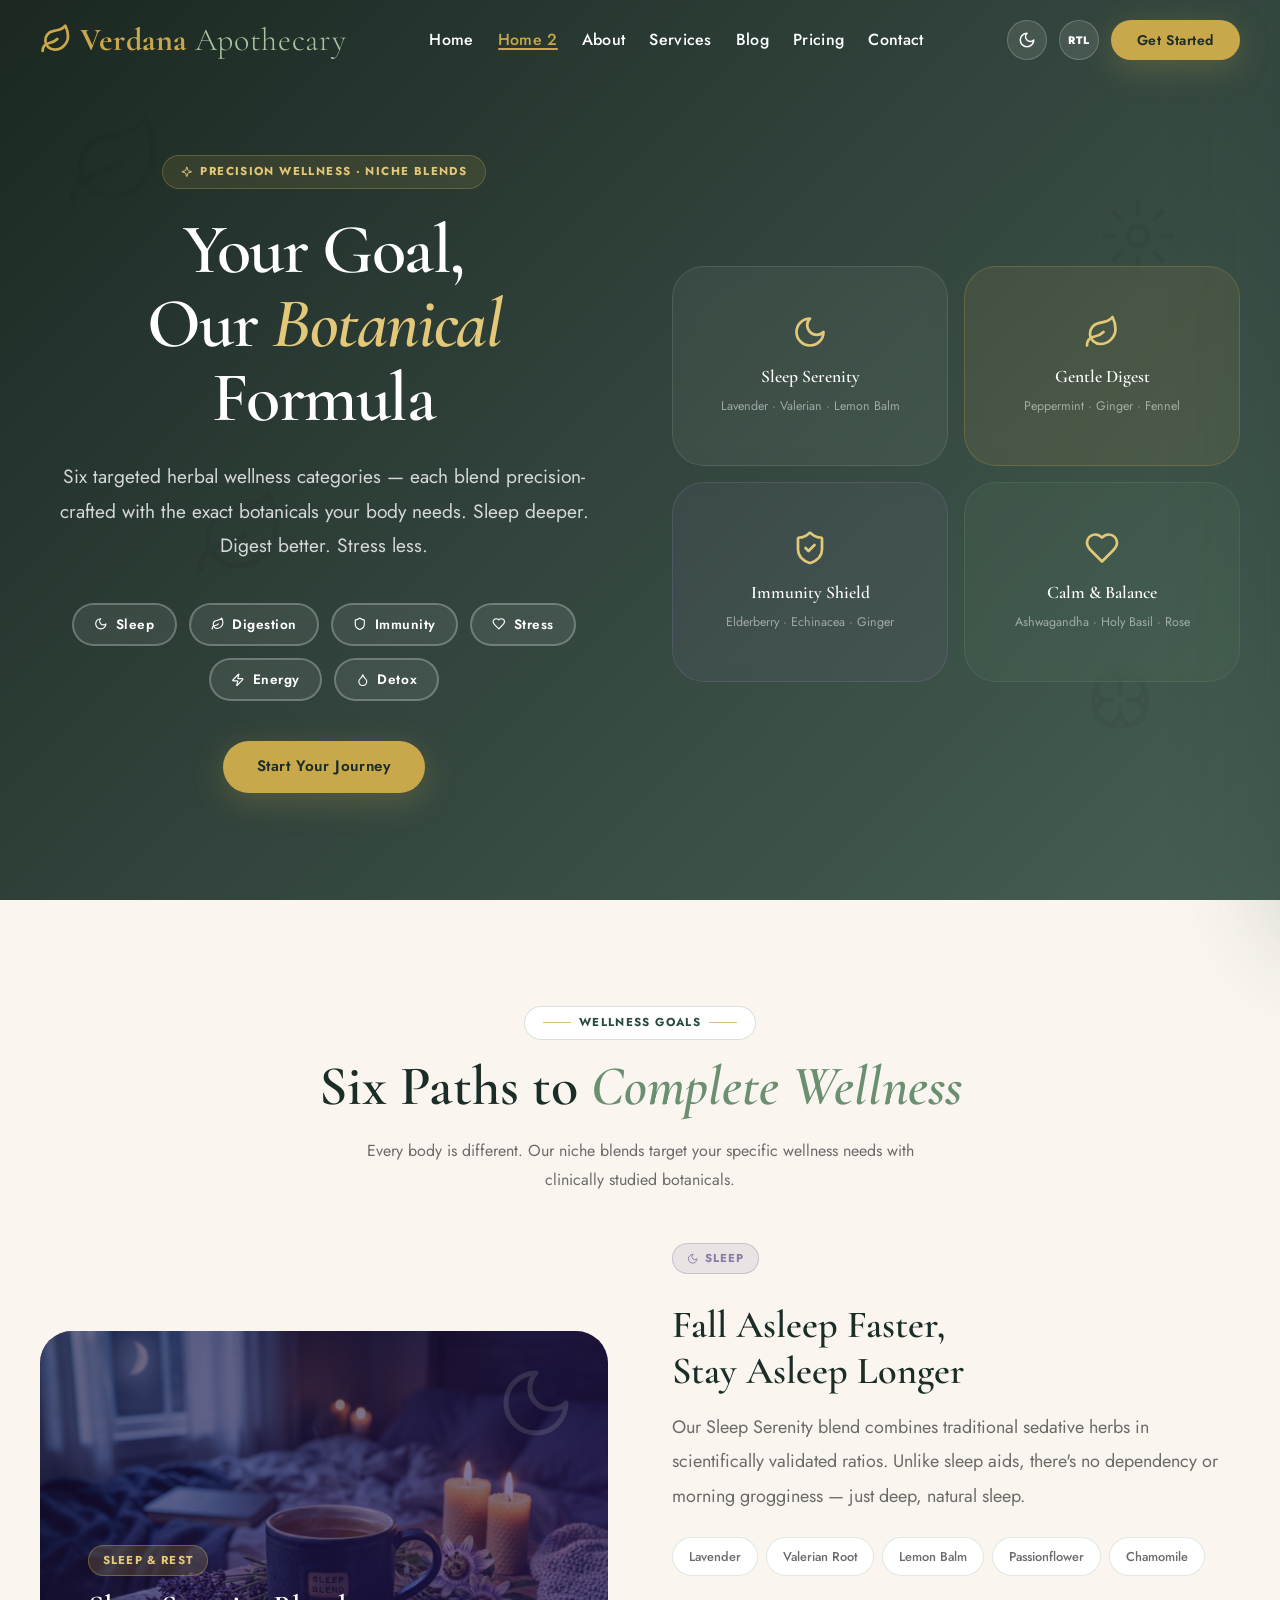
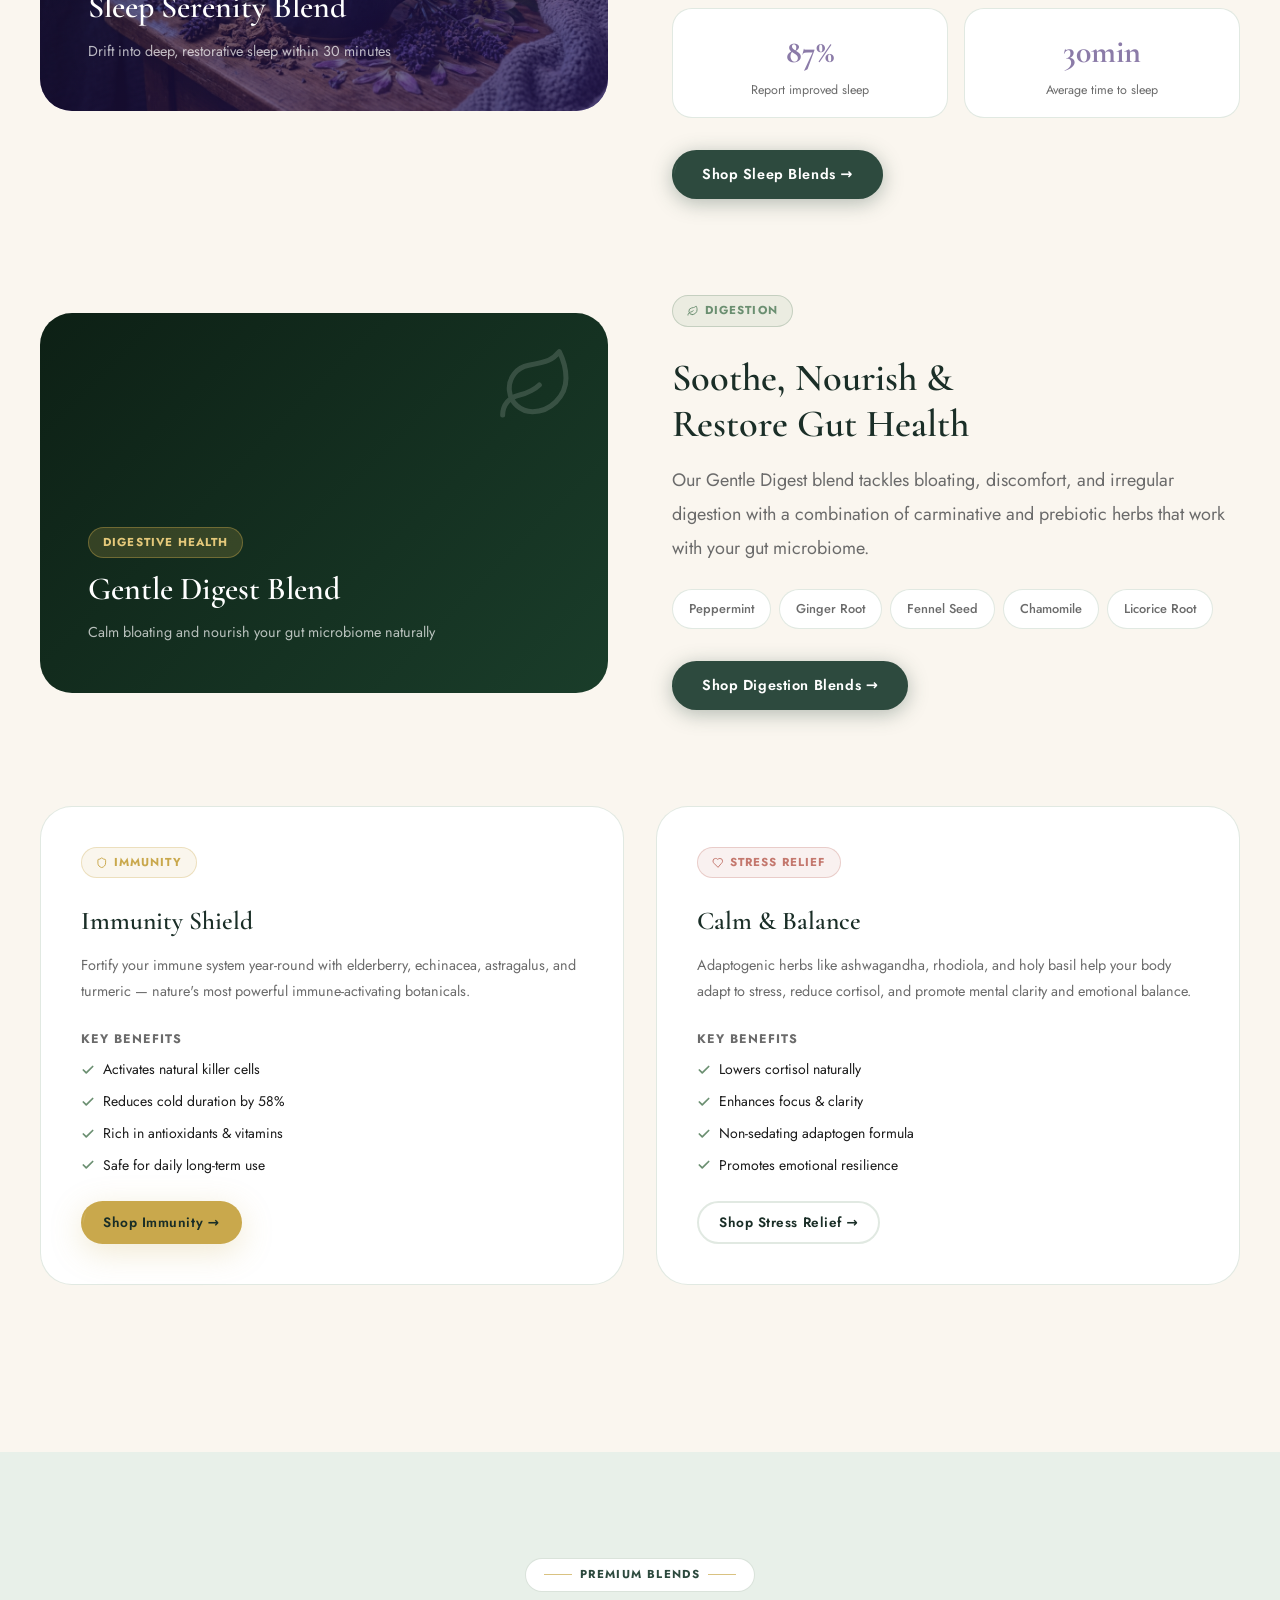
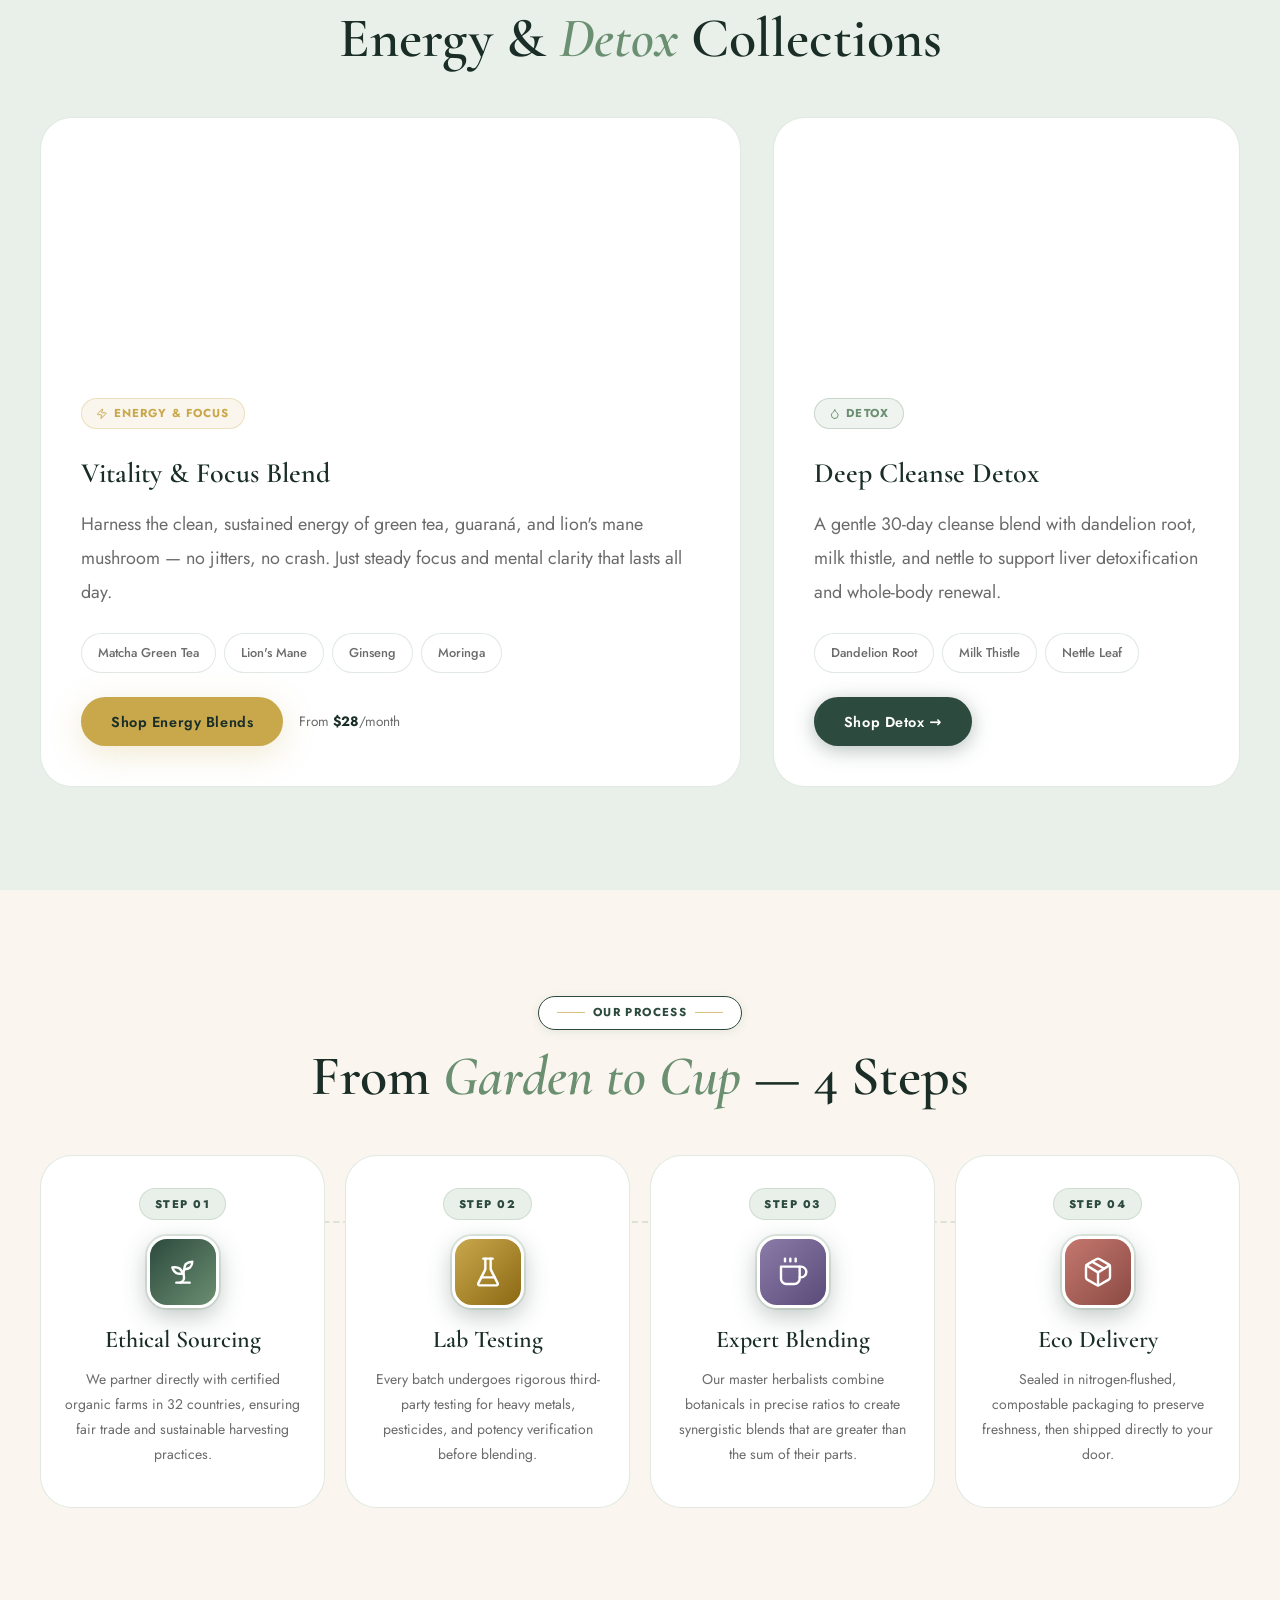
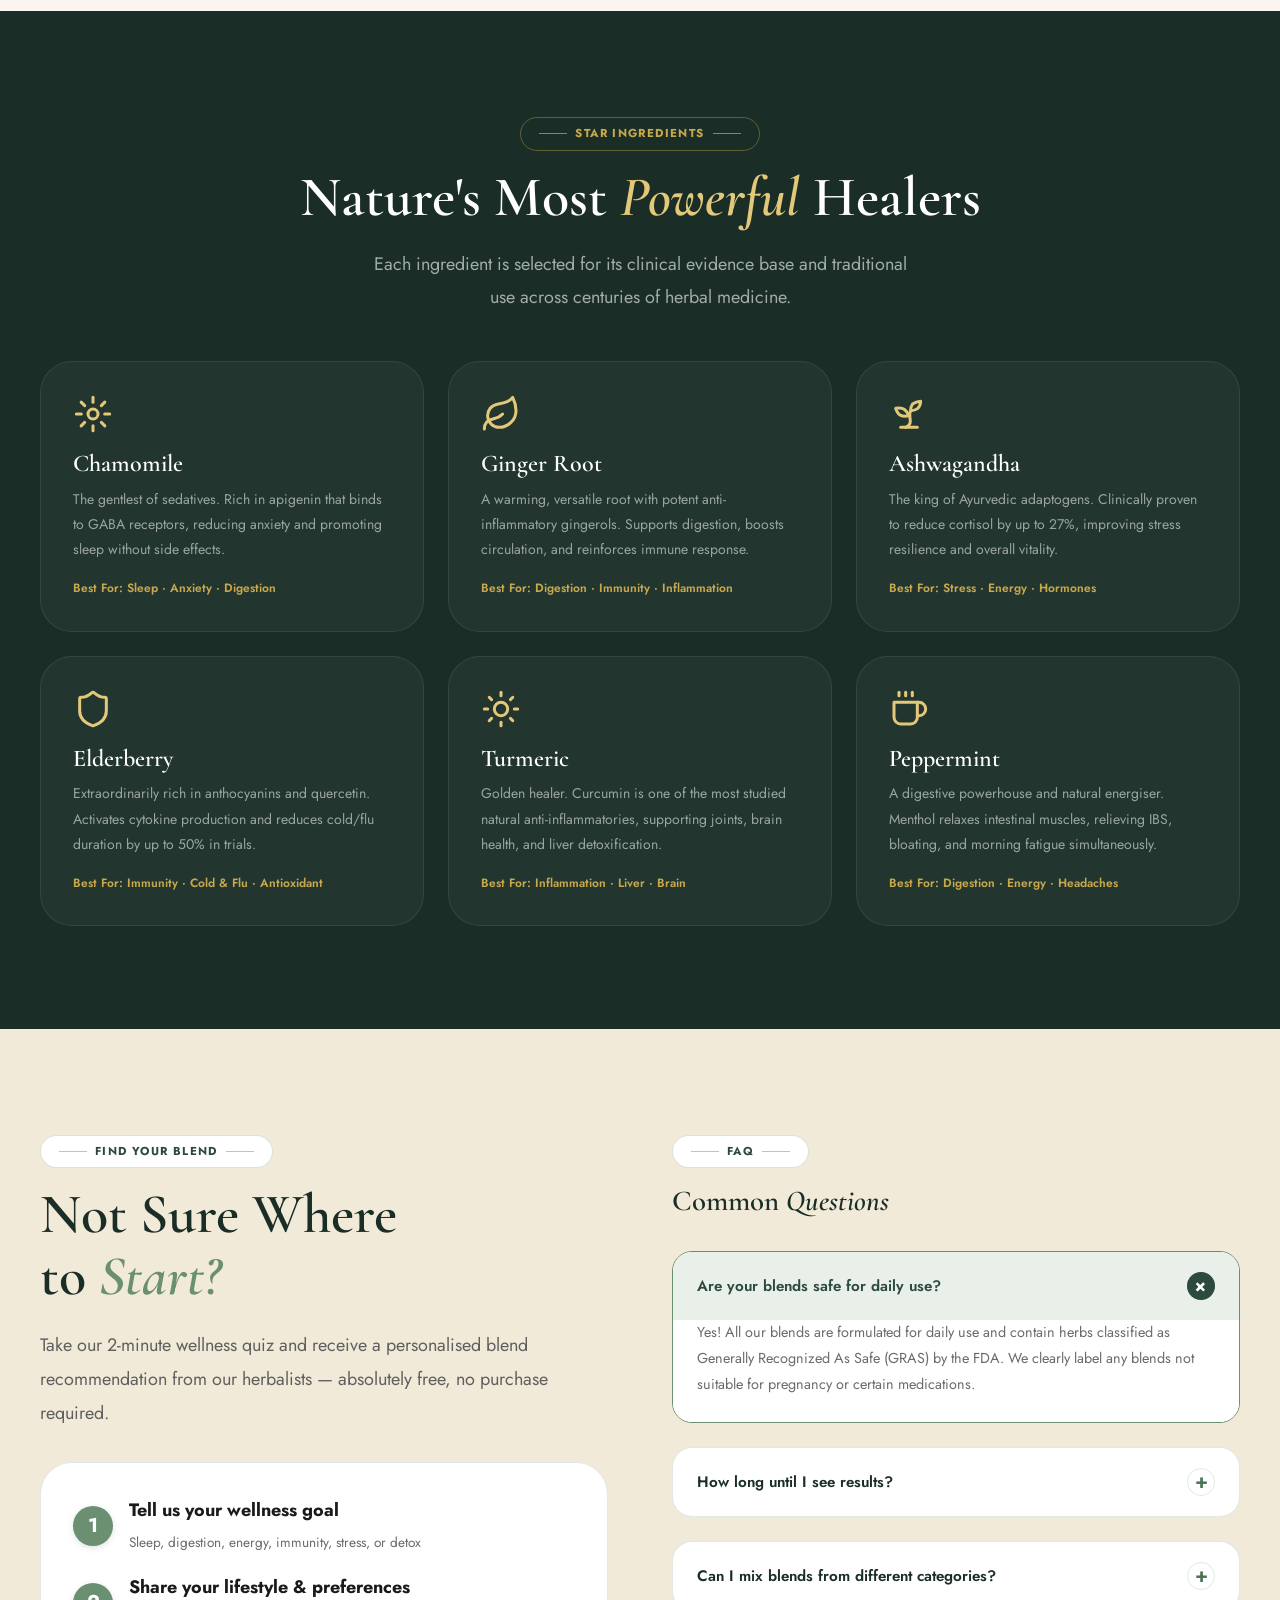
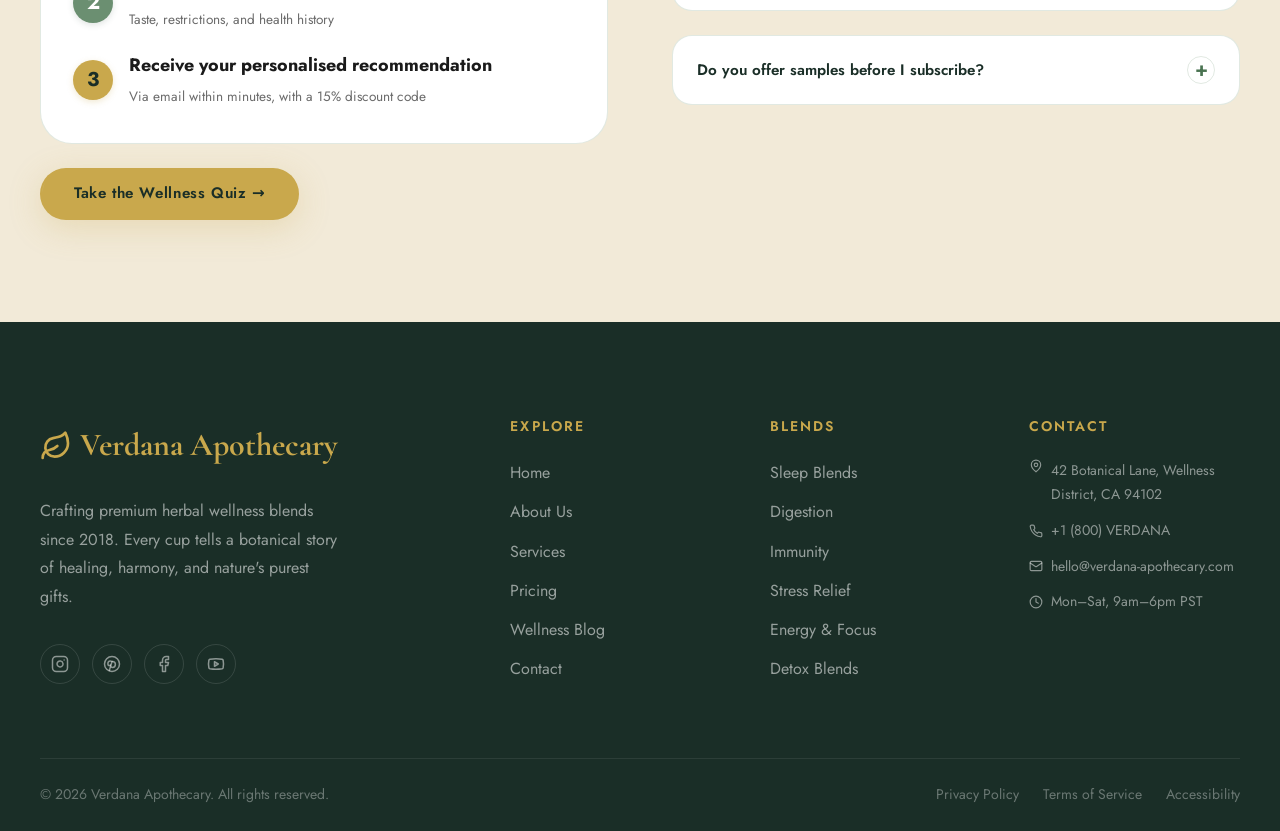
<file: home2.html>
<!DOCTYPE html>
<html lang="en" data-theme="light" dir="ltr">
<head>
  <meta charset="UTF-8" />
  <meta name="viewport" content="width=device-width, initial-scale=1.0" />
  <meta name="description" content="Verdana Apothecary niche wellness blends — Sleep, Digestion, Immunity, Stress Relief, Energy & Detox herbal teas." />
  <title>Verdana Apothecary — Niche Wellness Blends</title>
  <link rel="stylesheet" href="assets/css/main.css" />
  <link rel="icon" href="data:image/svg+xml,%3Csvg xmlns='http://www.w3.org/2000/svg' viewBox='0 0 24 24' fill='none' stroke='%236B8F71' stroke-width='2' stroke-linecap='round' stroke-linejoin='round'%3E%3Cpath d='M11 20A7 7 0 0 1 9.8 6.1C15.5 5 17 4.48 19 2c1 2 2 4.18 2 8 0 5.5-4.78 10-10 10Z'/%3E%3Cpath d='M2 21c0-3 1.85-5.36 5.08-6C9.5 14.52 12 13 13 12'/%3E%3C/svg%3E" />
  <style>
    .niche-hero { min-height:100dvh;display:flex;align-items:center;position:relative;overflow:hidden; }
    .niche-hero-bg { position:absolute;inset:0;background:linear-gradient(135deg,rgba(13,27,21,0.94) 0%,rgba(26,46,39,0.9) 45%,rgba(45,74,62,0.88) 100%),url('https://images.unsplash.com/photo-1597481499750-3e6b22637e12?auto=format&fit=crop&w=1600&q=80') center/cover; }
    .floating-leaf { position:absolute;opacity:0.07;font-size:clamp(4rem,8vw,8rem);pointer-events:none;animation:floatLeaf 8s ease-in-out infinite; }
    @keyframes floatLeaf { 0%,100%{transform:translateY(0) rotate(0deg);}50%{transform:translateY(-30px) rotate(10deg);} }
    .niche-card { border-radius:var(--r-xl);overflow:hidden;position:relative;aspect-ratio:3/4;cursor:pointer;transition:transform 0.5s ease; }
    .niche-card:hover { transform:scale(1.03); }
    .niche-card-bg { position:absolute;inset:0;background-size:cover;background-position:center;transition:transform 0.7s ease; }
    .niche-card:hover .niche-card-bg { transform:scale(1.08); }
    .niche-card-overlay { position:absolute;inset:0;background:linear-gradient(to top,rgba(10,20,15,0.9) 0%,rgba(10,20,15,0.2) 60%,transparent 100%); }
    .niche-card-content { position:absolute;bottom:0;left:0;right:0;padding:2rem;color:#fff; }
    .niche-tag { display:inline-flex;align-items:center;gap:0.375rem;background:rgba(201,168,76,0.2);border:1px solid rgba(201,168,76,0.4);border-radius:999px;padding:0.3rem 0.875rem;font-size:0.72rem;font-weight:700;letter-spacing:0.1em;text-transform:uppercase;color:var(--clr-gold-light);margin-bottom:0.75rem; }
    .ingredient-chip { display:inline-flex;align-items:center;gap:0.375rem;background:var(--bg-card);border:1px solid var(--border-color);border-radius:999px;padding:0.5rem 1rem;font-size:0.8rem;font-weight:500;color:var(--text-secondary);transition:all 0.3s;cursor:default; }
    .ingredient-chip:hover { border-color:var(--clr-sage);color:var(--clr-forest);transform:translateY(-2px);box-shadow:var(--shadow-sm); }
    .wellness-goal-btn { padding:0.625rem 1.5rem;border-radius:999px;font-size:0.85rem;font-weight:600;border:1.5px solid var(--border-color);background:var(--bg-card);color:var(--text-secondary);cursor:pointer;transition:all 0.3s; }
    .wellness-goal-btn.active, .wellness-goal-btn:hover { background:var(--clr-forest);color:#fff;border-color:var(--clr-forest); }
    /* ── Wellness Goals: Immunity & Stress cards — the copy above the CTA
       differs in height, so the buttons landed ~26px apart. Make each card a
       flex column and push the CTA to the card bottom to share one baseline. */
    .goal-card { display:flex;flex-direction:column; }
    .goal-card > .btn { margin-top:auto;align-self:flex-start; }
    /* Flex items stretch to the column width by default — keep the pill
       tag shrink-wrapped to its label instead of spanning the whole card. */
    .goal-card > .niche-tag { align-self:flex-start; }
    .blend-timeline-item { display:flex;gap:2rem;margin-bottom:3rem;align-items:flex-start; }
    .blend-timeline-dot { width:56px;height:56px;border-radius:50%;background:linear-gradient(135deg,var(--clr-forest),var(--clr-sage));display:flex;align-items:center;justify-content:center;font-size:1.4rem;flex-shrink:0;box-shadow:0 8px 24px rgba(45,74,62,0.3); }
    /* ── Our Process: bordered premium cards ── */
    .process-grid { position:relative; }
    .process-grid::before { content:"";position:absolute;top:66px;left:12%;right:12%;border-top:2px dashed var(--border-color);pointer-events:none; }
    .process-card { background:var(--bg-card);border:1px solid var(--border-color);border-radius:var(--r-xl);padding:2rem 1.5rem 2.5rem;text-align:center;position:relative;overflow:hidden;display:flex;flex-direction:column;align-items:center;height:100%;box-sizing:border-box;transition:transform 0.35s ease,box-shadow 0.35s ease,border-color 0.35s ease;z-index:1; }
    .process-card::before { content:"";position:absolute;top:0;left:0;right:0;height:4px;background:linear-gradient(90deg,#C9A84C,#6B8F71);opacity:0;transition:opacity 0.3s ease; }
    .process-card:hover { transform:translateY(-6px);border-color:rgba(201,168,76,0.55);box-shadow:0 20px 45px rgba(0,0,0,0.12); }
    .process-card:hover::before { opacity:1; }
    .process-badge { display:inline-flex;align-items:center;font-size:0.7rem;font-weight:800;letter-spacing:0.14em;text-transform:uppercase;color:var(--clr-forest);background:var(--clr-sage-mist);border:1px solid var(--border-color);border-radius:999px;padding:0.35rem 0.9rem;margin-bottom:1rem; }
    /* Dark mode: --clr-sage-mist collapses to the card colour, so the forest
       badge text fell to ~1.5:1 (invisible). Tint the pill + lighten the text. */
    [data-theme="dark"] .process-badge { background:rgba(107,143,113,0.18);color:var(--clr-sage-light);border-color:rgba(107,143,113,0.35); }
    /* "Our Process" label: keep a visible edge in both themes. */
    .process-label { border-color:var(--clr-forest);box-shadow:0 2px 10px rgba(45,74,62,0.10); }
    [data-theme="dark"] .process-label { border-color:rgba(168,197,160,0.45);color:var(--clr-sage-light);box-shadow:0 2px 10px rgba(0,0,0,0.35); }
    /* Find Your Blend: numbered step circles. Colours live here (not inline)
       so the global dark-mode [style*=...] overrides can't recolour the digit. */
    .quiz-step-num { width:40px;height:40px;border-radius:50%;background:var(--clr-sage);color:#fff;display:flex;align-items:center;justify-content:center;font-size:1.25rem;font-weight:700;flex-shrink:0;box-shadow:0 2px 6px rgba(45,74,62,0.15); }
    .quiz-step-num--gold { background:var(--clr-gold);color:var(--clr-forest-deep);box-shadow:0 2px 6px rgba(201,168,76,0.25); }
    [data-theme="dark"] .quiz-step-num { background:rgba(107,143,113,0.24);color:var(--clr-sage-light);box-shadow:0 2px 6px rgba(0,0,0,0.35); }
    [data-theme="dark"] .quiz-step-num--gold { background:rgba(201,168,76,0.22);color:var(--clr-gold-light);box-shadow:0 2px 6px rgba(0,0,0,0.35); }
    /* Quiz intro paragraph: --text-secondary on the cream band sat at 4.45:1 (needs 4.5). */
    .quiz-intro { color:#5F5F5F; }
    [data-theme="dark"] .quiz-intro { color:var(--text-secondary); }
    .process-card .step-icon { width:72px;height:72px;margin:0 auto 1.1rem;position:relative;z-index:1;border:3px solid var(--bg-card);outline:2px solid var(--border-color);flex-shrink:0; }
    .process-card h5 { margin-bottom:0.75rem;position:relative;z-index:1; }
    .process-card p { position:relative;z-index:1; }
    @media(max-width:1024px){ .process-grid{grid-template-columns:repeat(2,1fr)!important;} .process-grid::before{display:none;} }
    @media(max-width:560px){ .process-grid{grid-template-columns:1fr!important;} }
  </style>
</head>
<body>

<div id="navbar-placeholder"></div>

<!-- ═══════════════════════════════════════════
  SECTION 1: NICHE HERO — DARK BOTANICAL
═══════════════════════════════════════════ -->
<section class="niche-hero" id="top" aria-label="Niche wellness blends hero">
  <div class="niche-hero-bg"></div>
  <!-- Decorative floating elements -->
  <span class="floating-leaf" style="top:10%;left:5%;animation-delay:0s;"><svg viewBox="0 0 24 24" fill="none" stroke="currentColor" stroke-width="1.5" stroke-linecap="round" stroke-linejoin="round" aria-hidden="true"><path d="M11 20A7 7 0 0 1 9.8 6.1C15.5 5 17 4.48 19 2c1 2 2 4.18 2 8 0 5.5-4.78 10-10 10Z"/><path d="M2 21c0-3 1.85-5.36 5.08-6C9.5 14.52 12 13 13 12"/></svg></span>
  <span class="floating-leaf" style="top:20%;right:8%;animation-delay:2s;font-size:5rem;"><svg viewBox="0 0 24 24" fill="none" stroke="currentColor" stroke-width="1.5" stroke-linecap="round" stroke-linejoin="round" aria-hidden="true"><circle cx="12" cy="12" r="3"/><path d="M12 2v3"/><path d="M12 19v3"/><path d="M2 12h3"/><path d="M19 12h3"/><path d="m4.9 4.9 2.1 2.1"/><path d="m17 17 2.1 2.1"/><path d="m19.1 4.9-2.1 2.1"/><path d="m7 17-2.1 2.1"/></svg></span>
  <span class="floating-leaf" style="bottom:30%;left:15%;animation-delay:4s;font-size:6rem;"><svg viewBox="0 0 24 24" fill="none" stroke="currentColor" stroke-width="1.5" stroke-linecap="round" stroke-linejoin="round" aria-hidden="true"><path d="M11 20A7 7 0 0 1 9.8 6.1C15.5 5 17 4.48 19 2c1 2 2 4.18 2 8 0 5.5-4.78 10-10 10Z"/><path d="M2 21c0-3 1.85-5.36 5.08-6C9.5 14.52 12 13 13 12"/></svg></span>
  <span class="floating-leaf" style="bottom:15%;right:10%;animation-delay:1s;font-size:4rem;"><svg viewBox="0 0 24 24" fill="none" stroke="currentColor" stroke-width="1.5" stroke-linecap="round" stroke-linejoin="round" aria-hidden="true"><path d="M12 7.5a4.5 4.5 0 1 1 4.5 4.5M12 7.5A4.5 4.5 0 1 0 7.5 12M12 7.5V9m-4.5 3a4.5 4.5 0 1 0 4.5 4.5M7.5 12H9m7.5 0a4.5 4.5 0 1 1-4.5 4.5m4.5-4.5H15m-3 3.5V15"/><circle cx="12" cy="12" r="10"/></svg></span>

  <div class="container" style="position:relative;z-index:2;">
    <div style="display:grid;grid-template-columns:1fr 1fr;gap:4rem;align-items:center;min-height:100dvh;padding:7rem 0 4rem;">
      <div style="text-align:center;">
        <div class="hero-badge"><svg class="icon icon-sm" viewBox="0 0 24 24" fill="none" stroke="currentColor" stroke-width="2" stroke-linecap="round" stroke-linejoin="round" aria-hidden="true"><path d="M9.937 15.5A2 2 0 0 0 8.5 14.063l-6.135-1.582a.5.5 0 0 1 0-.962L8.5 9.936A2 2 0 0 0 9.937 8.5l1.582-6.135a.5.5 0 0 1 .963 0L14.063 8.5A2 2 0 0 0 15.5 9.937l6.135 1.581a.5.5 0 0 1 0 .964L15.5 14.063a2 2 0 0 0-1.437 1.437l-1.582 6.135a.5.5 0 0 1-.963 0z"/></svg> Precision Wellness · Niche Blends</div>
        <h1 class="hero-title" style="font-size:clamp(2.5rem,5.5vw,5rem);">
          Your Goal,<br/>Our <em>Botanical</em><br/>Formula
        </h1>
        <p class="hero-subtitle" style="margin-inline:auto;">
          Six targeted herbal wellness categories — each blend precision-crafted with the exact botanicals your body needs. Sleep deeper. Digest better. Stress less.
        </p>
        <div style="display:flex;gap:0.75rem;flex-wrap:wrap;margin-bottom:2.5rem;justify-content:center;">
          <a href="#sleep"     class="btn btn-ghost btn-sm"><svg class="icon icon-sm" viewBox="0 0 24 24" fill="none" stroke="currentColor" stroke-width="2" stroke-linecap="round" stroke-linejoin="round" aria-hidden="true"><path d="M12 3a6 6 0 0 0 9 9 9 9 0 1 1-9-9Z"/></svg> Sleep</a>
          <a href="#digestion" class="btn btn-ghost btn-sm"><svg class="icon icon-sm" viewBox="0 0 24 24" fill="none" stroke="currentColor" stroke-width="2" stroke-linecap="round" stroke-linejoin="round" aria-hidden="true"><path d="M11 20A7 7 0 0 1 9.8 6.1C15.5 5 17 4.48 19 2c1 2 2 4.18 2 8 0 5.5-4.78 10-10 10Z"/><path d="M2 21c0-3 1.85-5.36 5.08-6C9.5 14.52 12 13 13 12"/></svg> Digestion</a>
          <a href="#immunity"  class="btn btn-ghost btn-sm"><svg class="icon icon-sm" viewBox="0 0 24 24" fill="none" stroke="currentColor" stroke-width="2" stroke-linecap="round" stroke-linejoin="round" aria-hidden="true"><path d="M20 13c0 5-3.5 7.5-7.66 8.95a1 1 0 0 1-.67-.01C7.5 20.5 4 18 4 13V6a1 1 0 0 1 1-1c2 0 4.5-1.2 6.24-2.72a1 1 0 0 1 1.52 0C14.51 3.81 17 5 19 5a1 1 0 0 1 1 1z"/></svg> Immunity</a>
          <a href="#stress"    class="btn btn-ghost btn-sm"><svg class="icon icon-sm" viewBox="0 0 24 24" fill="none" stroke="currentColor" stroke-width="2" stroke-linecap="round" stroke-linejoin="round" aria-hidden="true"><path d="M19 14c1.49-1.46 3-3.21 3-5.5A5.5 5.5 0 0 0 16.5 3c-1.76 0-3 .5-4.5 2-1.5-1.5-2.74-2-4.5-2A5.5 5.5 0 0 0 2 8.5c0 2.3 1.5 4.05 3 5.5l7 7Z"/></svg> Stress</a>
          <a href="#energy"    class="btn btn-ghost btn-sm"><svg class="icon icon-sm" viewBox="0 0 24 24" fill="none" stroke="currentColor" stroke-width="2" stroke-linecap="round" stroke-linejoin="round" aria-hidden="true"><path d="M4 14a1 1 0 0 1-.78-1.63l9.9-10.2a.5.5 0 0 1 .86.46l-1.92 6.02A1 1 0 0 0 13 10h7a1 1 0 0 1 .78 1.63l-9.9 10.2a.5.5 0 0 1-.86-.46l1.92-6.02A1 1 0 0 0 11 14z"/></svg> Energy</a>
          <a href="#detox"     class="btn btn-ghost btn-sm"><svg class="icon icon-sm" viewBox="0 0 24 24" fill="none" stroke="currentColor" stroke-width="2" stroke-linecap="round" stroke-linejoin="round" aria-hidden="true"><path d="M12 22a7 7 0 0 0 7-7c0-2-1-3.9-3-5.5s-3.5-4-4-6.5c-.5 2.5-2 4.9-4 6.5C6 11.1 5 13 5 15a7 7 0 0 0 7 7z"/></svg> Detox</a>
        </div>
        <a href="pricing.html" class="btn btn-gold btn-lg">Start Your Journey</a>
      </div>
      <div style="display:grid;grid-template-columns:1fr 1fr;gap:1rem;align-items:stretch;grid-auto-rows:1fr;">
        <div style="background:rgba(255,255,255,0.05);border:1px solid rgba(255,255,255,0.1);border-radius:var(--r-xl);padding:1.5rem;backdrop-filter:blur(8px);text-align:center;display:flex;flex-direction:column;align-items:center;justify-content:center;min-height:200px;height:100%;box-sizing:border-box;">
          <div class="value-icon" style="justify-content:center;margin-bottom:0.75rem;color:var(--clr-gold-light);"><svg viewBox="0 0 24 24" fill="none" stroke="currentColor" stroke-width="1.8" stroke-linecap="round" stroke-linejoin="round" aria-hidden="true" style="width:36px;height:36px;"><path d="M12 3a6 6 0 0 0 9 9 9 9 0 1 1-9-9Z"/></svg></div>
          <div style="color:#fff;font-weight:600;font-family:var(--ff-heading);font-size:1.1rem;margin-bottom:0.25rem;">Sleep Serenity</div>
          <div style="font-size:0.78rem;color:rgba(255,255,255,0.5);">Lavender · Valerian · Lemon Balm</div>
        </div>
        <div style="background:rgba(201,168,76,0.1);border:1px solid rgba(201,168,76,0.25);border-radius:var(--r-xl);padding:1.5rem;backdrop-filter:blur(8px);text-align:center;display:flex;flex-direction:column;align-items:center;justify-content:center;min-height:200px;height:100%;box-sizing:border-box;">
          <div class="value-icon" style="justify-content:center;margin-bottom:0.75rem;color:var(--clr-gold-light);"><svg viewBox="0 0 24 24" fill="none" stroke="currentColor" stroke-width="1.8" stroke-linecap="round" stroke-linejoin="round" aria-hidden="true" style="width:36px;height:36px;"><path d="M11 20A7 7 0 0 1 9.8 6.1C15.5 5 17 4.48 19 2c1 2 2 4.18 2 8 0 5.5-4.78 10-10 10Z"/><path d="M2 21c0-3 1.85-5.36 5.08-6C9.5 14.52 12 13 13 12"/></svg></div>
          <div style="color:#fff;font-weight:600;font-family:var(--ff-heading);font-size:1.1rem;margin-bottom:0.25rem;">Gentle Digest</div>
          <div style="font-size:0.78rem;color:rgba(255,255,255,0.5);">Peppermint · Ginger · Fennel</div>
        </div>
        <div style="background:rgba(139,123,168,0.1);border:1px solid rgba(139,123,168,0.25);border-radius:var(--r-xl);padding:1.5rem;backdrop-filter:blur(8px);text-align:center;display:flex;flex-direction:column;align-items:center;justify-content:center;min-height:200px;height:100%;box-sizing:border-box;">
          <div class="value-icon" style="justify-content:center;margin-bottom:0.75rem;color:var(--clr-gold-light);"><svg viewBox="0 0 24 24" fill="none" stroke="currentColor" stroke-width="1.8" stroke-linecap="round" stroke-linejoin="round" aria-hidden="true" style="width:36px;height:36px;"><path d="M20 13c0 5-3.5 7.5-7.66 8.95a1 1 0 0 1-.67-.01C7.5 20.5 4 18 4 13V6a1 1 0 0 1 1-1c2 0 4.5-1.2 6.24-2.72a1 1 0 0 1 1.52 0C14.51 3.81 17 5 19 5a1 1 0 0 1 1 1z"/><path d="m9 12 2 2 4-4"/></svg></div>
          <div style="color:#fff;font-weight:600;font-family:var(--ff-heading);font-size:1.1rem;margin-bottom:0.25rem;">Immunity Shield</div>
          <div style="font-size:0.78rem;color:rgba(255,255,255,0.5);">Elderberry · Echinacea · Ginger</div>
        </div>
        <div style="background:rgba(107,143,113,0.1);border:1px solid rgba(107,143,113,0.25);border-radius:var(--r-xl);padding:1.5rem;backdrop-filter:blur(8px);text-align:center;display:flex;flex-direction:column;align-items:center;justify-content:center;min-height:200px;height:100%;box-sizing:border-box;">
          <div class="value-icon" style="justify-content:center;margin-bottom:0.75rem;color:var(--clr-gold-light);"><svg viewBox="0 0 24 24" fill="none" stroke="currentColor" stroke-width="1.8" stroke-linecap="round" stroke-linejoin="round" aria-hidden="true" style="width:36px;height:36px;"><path d="M19 14c1.49-1.46 3-3.21 3-5.5A5.5 5.5 0 0 0 16.5 3c-1.76 0-3 .5-4.5 2-1.5-1.5-2.74-2-4.5-2A5.5 5.5 0 0 0 2 8.5c0 2.3 1.5 4.05 3 5.5l7 7Z"/></svg></div>
          <div style="color:#fff;font-weight:600;font-family:var(--ff-heading);font-size:1.1rem;margin-bottom:0.25rem;">Calm &amp; Balance</div>
          <div style="font-size:0.78rem;color:rgba(255,255,255,0.5);">Ashwagandha · Holy Basil · Rose</div>
        </div>
      </div>
    </div>
  </div>
</section>

<!-- ═══════════════════════════════════════════
  SECTION 2: NICHE CATEGORY DEEP DIVES
═══════════════════════════════════════════ -->
<section class="section bg-primary" aria-label="Niche wellness categories">
  <div class="container">
    <div class="text-center mb-12">
      <div class="section-label mx-auto" data-aos>Wellness Goals</div>
      <h2 class="section-title" data-aos data-aos-delay="100">
        Six Paths to <em>Complete Wellness</em>
      </h2>
      <p class="section-subtitle mx-auto text-center" data-aos data-aos-delay="200">
        Every body is different. Our niche blends target your specific wellness needs with clinically studied botanicals.
      </p>
    </div>

    <!-- Sleep -->
    <div id="sleep" style="display:grid;grid-template-columns:1fr 1fr;gap:4rem;align-items:center;margin-bottom:6rem;scroll-margin-top:100px;">
      <div data-aos="fade-right">
        <div style="background:linear-gradient(135deg,#1a1035,#2d1b69);border-radius:var(--r-xl);padding:3rem;position:relative;overflow:hidden;min-height:380px;display:flex;flex-direction:column;justify-content:flex-end;">
          <div style="position:absolute;top:2rem;right:2rem;opacity:0.2;color:#fff;"><svg viewBox="0 0 24 24" fill="none" stroke="currentColor" stroke-width="1.5" stroke-linecap="round" stroke-linejoin="round" aria-hidden="true" style="width:80px;height:80px;"><path d="M12 3a6 6 0 0 0 9 9 9 9 0 1 1-9-9Z"/></svg></div>
          <div style="position:absolute;inset:0;background-image:url('assets/images/sleep-blend.jpg');background-size:cover;background-position:center;opacity:0.4;border-radius:var(--r-xl);"></div>
          <div style="position:relative;z-index:1;">
            <div class="niche-tag">Sleep & Rest</div>
            <h3 style="color:#fff;font-size:2rem;margin-bottom:0.75rem;">Sleep Serenity Blend</h3>
            <p style="color:rgba(255,255,255,0.7);font-size:0.9rem;">Drift into deep, restorative sleep within 30 minutes</p>
          </div>
        </div>
      </div>
      <div data-aos="fade-left">
        <div class="niche-tag" style="background:rgba(139,123,168,0.15);border-color:rgba(139,123,168,0.35);color:var(--clr-lavender);"><svg class="icon icon-sm" viewBox="0 0 24 24" fill="none" stroke="currentColor" stroke-width="2" stroke-linecap="round" stroke-linejoin="round" aria-hidden="true"><path d="M12 3a6 6 0 0 0 9 9 9 9 0 1 1-9-9Z"/></svg> Sleep</div>
        <h3 style="font-size:clamp(1.6rem,3vw,2.5rem);margin:1rem 0;">Fall Asleep Faster,<br/>Stay Asleep Longer</h3>
        <p style="color:var(--text-secondary);line-height:1.9;margin-bottom:1.5rem;">Our Sleep Serenity blend combines traditional sedative herbs in scientifically validated ratios. Unlike sleep aids, there's no dependency or morning grogginess — just deep, natural sleep.</p>
        <div style="display:flex;flex-wrap:wrap;gap:0.5rem;margin-bottom:2rem;">
          <span class="ingredient-chip">Lavender</span>
          <span class="ingredient-chip">Valerian Root</span>
          <span class="ingredient-chip">Lemon Balm</span>
          <span class="ingredient-chip">Passionflower</span>
          <span class="ingredient-chip">Chamomile</span>
        </div>
        <div style="display:grid;grid-template-columns:1fr 1fr;gap:1rem;margin-bottom:2rem;">
          <div style="text-align:center;padding:1rem;background:var(--bg-card);border-radius:var(--r-lg);border:1px solid var(--border-color);">
            <div style="font-family:var(--ff-heading);font-size:2rem;color:var(--clr-lavender);font-weight:700;">87%</div>
            <div style="font-size:0.78rem;color:var(--text-secondary);">Report improved sleep</div>
          </div>
          <div style="text-align:center;padding:1rem;background:var(--bg-card);border-radius:var(--r-lg);border:1px solid var(--border-color);">
            <div style="font-family:var(--ff-heading);font-size:2rem;color:var(--clr-lavender);font-weight:700;">30min</div>
            <div style="font-size:0.78rem;color:var(--text-secondary);">Average time to sleep</div>
          </div>
        </div>
        <a href="service-detail.html" class="btn btn-primary">Shop Sleep Blends →</a>
      </div>
    </div>

    <!-- Digestion -->
    <div id="digestion" style="display:grid;grid-template-columns:1fr 1fr;gap:4rem;align-items:center;margin-bottom:6rem;scroll-margin-top:100px;">
      <div data-aos="fade-right" style="order:2;">
        <div class="niche-tag" style="background:rgba(107,143,113,0.1);border-color:rgba(107,143,113,0.3);color:var(--clr-sage);"><svg class="icon icon-sm" viewBox="0 0 24 24" fill="none" stroke="currentColor" stroke-width="2" stroke-linecap="round" stroke-linejoin="round" aria-hidden="true"><path d="M11 20A7 7 0 0 1 9.8 6.1C15.5 5 17 4.48 19 2c1 2 2 4.18 2 8 0 5.5-4.78 10-10 10Z"/><path d="M2 21c0-3 1.85-5.36 5.08-6C9.5 14.52 12 13 13 12"/></svg> Digestion</div>
        <h3 style="font-size:clamp(1.6rem,3vw,2.5rem);margin:1rem 0;">Soothe, Nourish &<br/>Restore Gut Health</h3>
        <p style="color:var(--text-secondary);line-height:1.9;margin-bottom:1.5rem;">Our Gentle Digest blend tackles bloating, discomfort, and irregular digestion with a combination of carminative and prebiotic herbs that work with your gut microbiome.</p>
        <div style="display:flex;flex-wrap:wrap;gap:0.5rem;margin-bottom:2rem;">
          <span class="ingredient-chip">Peppermint</span>
          <span class="ingredient-chip">Ginger Root</span>
          <span class="ingredient-chip">Fennel Seed</span>
          <span class="ingredient-chip">Chamomile</span>
          <span class="ingredient-chip">Licorice Root</span>
        </div>
        <a href="service-detail.html" class="btn btn-primary">Shop Digestion Blends →</a>
      </div>
      <div data-aos="fade-left" style="order:1;">
        <div style="background:linear-gradient(135deg,#0d2015,#1a3d2a);border-radius:var(--r-xl);padding:3rem;position:relative;overflow:hidden;min-height:380px;display:flex;flex-direction:column;justify-content:flex-end;">
          <div style="position:absolute;top:2rem;right:2rem;opacity:0.15;color:#fff;"><svg viewBox="0 0 24 24" fill="none" stroke="currentColor" stroke-width="1.5" stroke-linecap="round" stroke-linejoin="round" aria-hidden="true" style="width:80px;height:80px;"><path d="M11 20A7 7 0 0 1 9.8 6.1C15.5 5 17 4.48 19 2c1 2 2 4.18 2 8 0 5.5-4.78 10-10 10Z"/><path d="M2 21c0-3 1.85-5.36 5.08-6C9.5 14.52 12 13 13 12"/></svg></div>
          <div style="position:absolute;inset:0;background-image:url('https://images.unsplash.com/photo-1498837167922-ddd27525d352?auto=format&fit=crop&w=1200&q=80');background-size:cover;background-position:center;opacity:0.45;border-radius:var(--r-xl);"></div>
          <div style="position:relative;z-index:1;">
            <div class="niche-tag">Digestive Health</div>
            <h3 style="color:#fff;font-size:2rem;margin-bottom:0.75rem;">Gentle Digest Blend</h3>
            <p style="color:rgba(255,255,255,0.7);font-size:0.9rem;">Calm bloating and nourish your gut microbiome naturally</p>
          </div>
        </div>
      </div>
    </div>

    <!-- Immunity + Stress side by side -->
    <div style="display:grid;grid-template-columns:1fr 1fr;gap:2rem;margin-bottom:4rem;">
      <div id="immunity" class="goal-card" style="background:var(--bg-card);border-radius:var(--r-xl);padding:2.5rem;border:1px solid var(--border-color);scroll-margin-top:100px;" data-aos>
        <div class="niche-tag" style="background:rgba(201,168,76,0.1);border-color:rgba(201,168,76,0.3);color:var(--clr-gold);"><svg class="icon icon-sm" viewBox="0 0 24 24" fill="none" stroke="currentColor" stroke-width="2" stroke-linecap="round" stroke-linejoin="round" aria-hidden="true"><path d="M20 13c0 5-3.5 7.5-7.66 8.95a1 1 0 0 1-.67-.01C7.5 20.5 4 18 4 13V6a1 1 0 0 1 1-1c2 0 4.5-1.2 6.24-2.72a1 1 0 0 1 1.52 0C14.51 3.81 17 5 19 5a1 1 0 0 1 1 1z"/></svg> Immunity</div>
        <h4 style="font-size:1.6rem;margin:1rem 0;">Immunity Shield</h4>
        <p style="color:var(--text-secondary);font-size:0.9rem;line-height:1.8;margin-bottom:1.5rem;">Fortify your immune system year-round with elderberry, echinacea, astragalus, and turmeric — nature's most powerful immune-activating botanicals.</p>
        <div style="margin-bottom:1.5rem;">
          <div style="font-size:0.78rem;font-weight:700;text-transform:uppercase;letter-spacing:0.08em;color:var(--text-secondary);margin-bottom:0.5rem;">Key Benefits</div>
          <div style="display:flex;flex-direction:column;gap:0.5rem;">
            <div style="display:flex;align-items:center;gap:0.5rem;font-size:0.875rem;"><span class="inline-check"><svg viewBox="0 0 24 24" fill="none" stroke="currentColor" stroke-width="3" stroke-linecap="round" stroke-linejoin="round" aria-hidden="true"><path d="M20 6 9 17l-5-5"/></svg></span> Activates natural killer cells</div>
            <div style="display:flex;align-items:center;gap:0.5rem;font-size:0.875rem;"><span class="inline-check"><svg viewBox="0 0 24 24" fill="none" stroke="currentColor" stroke-width="3" stroke-linecap="round" stroke-linejoin="round" aria-hidden="true"><path d="M20 6 9 17l-5-5"/></svg></span> Reduces cold duration by 58%</div>
            <div style="display:flex;align-items:center;gap:0.5rem;font-size:0.875rem;"><span class="inline-check"><svg viewBox="0 0 24 24" fill="none" stroke="currentColor" stroke-width="3" stroke-linecap="round" stroke-linejoin="round" aria-hidden="true"><path d="M20 6 9 17l-5-5"/></svg></span> Rich in antioxidants & vitamins</div>
            <div style="display:flex;align-items:center;gap:0.5rem;font-size:0.875rem;"><span class="inline-check"><svg viewBox="0 0 24 24" fill="none" stroke="currentColor" stroke-width="3" stroke-linecap="round" stroke-linejoin="round" aria-hidden="true"><path d="M20 6 9 17l-5-5"/></svg></span> Safe for daily long-term use</div>
          </div>
        </div>
        <a href="service-detail.html" class="btn btn-gold btn-sm">Shop Immunity →</a>
      </div>
      <div id="stress" class="goal-card" style="background:var(--bg-card);border-radius:var(--r-xl);padding:2.5rem;border:1px solid var(--border-color);scroll-margin-top:100px;" data-aos data-aos-delay="150">
        <div class="niche-tag" style="background:rgba(196,120,110,0.1);border-color:rgba(196,120,110,0.3);color:var(--clr-rose);"><svg class="icon icon-sm" viewBox="0 0 24 24" fill="none" stroke="currentColor" stroke-width="2" stroke-linecap="round" stroke-linejoin="round" aria-hidden="true"><path d="M19 14c1.49-1.46 3-3.21 3-5.5A5.5 5.5 0 0 0 16.5 3c-1.76 0-3 .5-4.5 2-1.5-1.5-2.74-2-4.5-2A5.5 5.5 0 0 0 2 8.5c0 2.3 1.5 4.05 3 5.5l7 7Z"/></svg> Stress Relief</div>
        <h4 style="font-size:1.6rem;margin:1rem 0;">Calm &amp; Balance</h4>
        <p style="color:var(--text-secondary);font-size:0.9rem;line-height:1.8;margin-bottom:1.5rem;">Adaptogenic herbs like ashwagandha, rhodiola, and holy basil help your body adapt to stress, reduce cortisol, and promote mental clarity and emotional balance.</p>
        <div style="margin-bottom:1.5rem;">
          <div style="font-size:0.78rem;font-weight:700;text-transform:uppercase;letter-spacing:0.08em;color:var(--text-secondary);margin-bottom:0.5rem;">Key Benefits</div>
          <div style="display:flex;flex-direction:column;gap:0.5rem;">
            <div style="display:flex;align-items:center;gap:0.5rem;font-size:0.875rem;"><span class="inline-check"><svg viewBox="0 0 24 24" fill="none" stroke="currentColor" stroke-width="3" stroke-linecap="round" stroke-linejoin="round" aria-hidden="true"><path d="M20 6 9 17l-5-5"/></svg></span> Lowers cortisol naturally</div>
            <div style="display:flex;align-items:center;gap:0.5rem;font-size:0.875rem;"><span class="inline-check"><svg viewBox="0 0 24 24" fill="none" stroke="currentColor" stroke-width="3" stroke-linecap="round" stroke-linejoin="round" aria-hidden="true"><path d="M20 6 9 17l-5-5"/></svg></span> Enhances focus & clarity</div>
            <div style="display:flex;align-items:center;gap:0.5rem;font-size:0.875rem;"><span class="inline-check"><svg viewBox="0 0 24 24" fill="none" stroke="currentColor" stroke-width="3" stroke-linecap="round" stroke-linejoin="round" aria-hidden="true"><path d="M20 6 9 17l-5-5"/></svg></span> Non-sedating adaptogen formula</div>
            <div style="display:flex;align-items:center;gap:0.5rem;font-size:0.875rem;"><span class="inline-check"><svg viewBox="0 0 24 24" fill="none" stroke="currentColor" stroke-width="3" stroke-linecap="round" stroke-linejoin="round" aria-hidden="true"><path d="M20 6 9 17l-5-5"/></svg></span> Promotes emotional resilience</div>
          </div>
        </div>
        <a href="service-detail.html" class="btn btn-outline btn-sm">Shop Stress Relief →</a>
      </div>
    </div>
  </div>
</section>

<!-- ═══════════════════════════════════════════
  SECTION 3: ENERGY & DETOX BLENDS
═══════════════════════════════════════════ -->
<section class="section" style="background:var(--clr-sage-mist);" aria-label="Energy and detox blends">
  <div class="container">
    <div class="text-center mb-12">
      <div class="section-label mx-auto" data-aos>Premium Blends</div>
      <h2 class="section-title" data-aos data-aos-delay="100">Energy &amp; <em>Detox</em> Collections</h2>
    </div>
    <div style="display:grid;grid-template-columns:3fr 2fr;gap:2rem;align-items:stretch;">
      <div id="energy" style="background:var(--bg-card);border-radius:var(--r-xl);overflow:hidden;border:1px solid var(--border-color);scroll-margin-top:100px;" data-aos="fade-right">
        <div style="height:240px;background-image:url('https://images.unsplash.com/photo-1470252649378-9c29740c9fa8?auto=format&fit=crop&w=1200&q=80');background-size:cover;background-position:center bottom;"></div>
        <div style="padding:2.5rem;">
          <div class="niche-tag" style="background:rgba(201,168,76,0.1);border-color:rgba(201,168,76,0.3);color:var(--clr-gold);"><svg class="icon icon-sm" viewBox="0 0 24 24" fill="none" stroke="currentColor" stroke-width="2" stroke-linecap="round" stroke-linejoin="round" aria-hidden="true"><path d="M4 14a1 1 0 0 1-.78-1.63l9.9-10.2a.5.5 0 0 1 .86.46l-1.92 6.02A1 1 0 0 0 13 10h7a1 1 0 0 1 .78 1.63l-9.9 10.2a.5.5 0 0 1-.86-.46l1.92-6.02A1 1 0 0 0 11 14z"/></svg> Energy & Focus</div>
          <h4 style="font-size:1.75rem;margin:1rem 0;">Vitality &amp; Focus Blend</h4>
          <p style="color:var(--text-secondary);line-height:1.9;margin-bottom:1.5rem;">Harness the clean, sustained energy of green tea, guaraná, and lion's mane mushroom — no jitters, no crash. Just steady focus and mental clarity that lasts all day.</p>
          <div style="display:flex;flex-wrap:wrap;gap:0.5rem;margin-bottom:1.5rem;">
            <span class="ingredient-chip">Matcha Green Tea</span>
            <span class="ingredient-chip">Lion's Mane</span>
            <span class="ingredient-chip">Ginseng</span>
            <span class="ingredient-chip">Moringa</span>
          </div>
          <div style="display:flex;gap:1rem;align-items:center;flex-wrap:wrap;">
            <a href="service-detail.html" class="btn btn-gold">Shop Energy Blends</a>
            <span style="font-size:0.85rem;color:var(--text-secondary);">From <strong style="color:var(--text-heading);">$28</strong>/month</span>
          </div>
        </div>
      </div>
      <div id="detox" style="background:var(--bg-card);border-radius:var(--r-xl);overflow:hidden;border:1px solid var(--border-color);scroll-margin-top:100px;" data-aos="fade-left">
        <div style="height:240px;background-image:url('https://images.unsplash.com/photo-1540555700478-4be289fbecef?auto=format&fit=crop&w=1200&q=80');background-size:cover;background-position:center;"></div>
        <div style="padding:2.5rem;">
          <div class="niche-tag" style="background:rgba(107,143,113,0.1);border-color:rgba(107,143,113,0.3);color:var(--clr-sage);"><svg class="icon icon-sm" viewBox="0 0 24 24" fill="none" stroke="currentColor" stroke-width="2" stroke-linecap="round" stroke-linejoin="round" aria-hidden="true"><path d="M12 22a7 7 0 0 0 7-7c0-2-1-3.9-3-5.5s-3.5-4-4-6.5c-.5 2.5-2 4.9-4 6.5C6 11.1 5 13 5 15a7 7 0 0 0 7 7z"/></svg> Detox</div>
          <h4 style="font-size:1.75rem;margin:1rem 0;">Deep Cleanse Detox</h4>
          <p style="color:var(--text-secondary);line-height:1.9;margin-bottom:1.5rem;">A gentle 30-day cleanse blend with dandelion root, milk thistle, and nettle to support liver detoxification and whole-body renewal.</p>
          <div style="display:flex;flex-wrap:wrap;gap:0.5rem;margin-bottom:1.5rem;">
            <span class="ingredient-chip">Dandelion Root</span>
            <span class="ingredient-chip">Milk Thistle</span>
            <span class="ingredient-chip">Nettle Leaf</span>
          </div>
          <a href="service-detail.html" class="btn btn-primary">Shop Detox →</a>
        </div>
      </div>
    </div>
  </div>
</section>

<!-- ═══════════════════════════════════════════
  SECTION 4: HOW IT WORKS — PROCESS
═══════════════════════════════════════════ -->
<section class="section bg-primary" aria-label="How our blending process works">
  <div class="container">
    <div class="text-center mb-12">
      <div class="section-label mx-auto process-label" data-aos>Our Process</div>
      <h2 class="section-title" data-aos data-aos-delay="100">From <em>Garden to Cup</em> — 4 Steps</h2>
    </div>
    <div class="process-grid" style="display:grid;grid-template-columns:repeat(4,1fr);gap:1.25rem;align-items:stretch;" role="list">
      <div class="step-card process-card" data-aos data-aos-delay="100" role="listitem">
        <span class="process-badge">Step 01</span>
        <div class="step-icon" style="background:linear-gradient(135deg,#2D4A3E,#6B8F71);"><svg viewBox="0 0 24 24" fill="none" stroke="currentColor" stroke-width="1.8" stroke-linecap="round" stroke-linejoin="round" aria-hidden="true"><path d="M7 20h10"/><path d="M10 20c5.5-2.5.8-6.4 3-10"/><path d="M9.5 9.4c1.1.8 1.8 2.2 2.3 3.7-2 .4-3.5.4-4.8-.3-1.2-.6-2.3-1.9-3-4.2 2.8-.5 4.4 0 5.5.8z"/><path d="M14.1 6a7 7 0 0 0-1.1 4c1.9-.1 3.3-.6 4.3-1.4 1-1 1.6-2.3 1.7-4.3-2.7.1-4 1-4.9 1.7z"/></svg></div>
        <h5 style="margin-bottom:0.75rem;">Ethical Sourcing</h5>
        <p style="font-size:0.875rem;color:var(--text-secondary);line-height:1.8;">We partner directly with certified organic farms in 32 countries, ensuring fair trade and sustainable harvesting practices.</p>
      </div>
      <div class="step-card process-card" data-aos data-aos-delay="200" role="listitem">
        <span class="process-badge">Step 02</span>
        <div class="step-icon" style="background:linear-gradient(135deg,#C9A84C,#8B6914);"><svg viewBox="0 0 24 24" fill="none" stroke="currentColor" stroke-width="1.8" stroke-linecap="round" stroke-linejoin="round" aria-hidden="true"><path d="M10 2v7.527a2 2 0 0 1-.211.896L4.72 20.55a1 1 0 0 0 .9 1.45h12.76a1 1 0 0 0 .9-1.45l-5.069-10.127A2 2 0 0 1 14 9.527V2"/><path d="M8.5 2h7"/><path d="M7 16h10"/></svg></div>
        <h5 style="margin-bottom:0.75rem;">Lab Testing</h5>
        <p style="font-size:0.875rem;color:var(--text-secondary);line-height:1.8;">Every batch undergoes rigorous third-party testing for heavy metals, pesticides, and potency verification before blending.</p>
      </div>
      <div class="step-card process-card" data-aos data-aos-delay="300" role="listitem">
        <span class="process-badge">Step 03</span>
        <div class="step-icon" style="background:linear-gradient(135deg,#8B7BA8,#5B4B78);"><svg viewBox="0 0 24 24" fill="none" stroke="currentColor" stroke-width="1.8" stroke-linecap="round" stroke-linejoin="round" aria-hidden="true"><path d="M17 8h1a4 4 0 1 1 0 8h-1"/><path d="M3 8h14v9a4 4 0 0 1-4 4H7a4 4 0 0 1-4-4Z"/><line x1="6" x2="6" y1="2" y2="4"/><line x1="10" x2="10" y1="2" y2="4"/><line x1="14" x2="14" y1="2" y2="4"/></svg></div>
        <h5 style="margin-bottom:0.75rem;">Expert Blending</h5>
        <p style="font-size:0.875rem;color:var(--text-secondary);line-height:1.8;">Our master herbalists combine botanicals in precise ratios to create synergistic blends that are greater than the sum of their parts.</p>
      </div>
      <div class="step-card process-card" data-aos data-aos-delay="400" role="listitem">
        <span class="process-badge">Step 04</span>
        <div class="step-icon" style="background:linear-gradient(135deg,#C4786E,#8B4A44);"><svg viewBox="0 0 24 24" fill="none" stroke="currentColor" stroke-width="1.8" stroke-linecap="round" stroke-linejoin="round" aria-hidden="true"><path d="M11 21.73a2 2 0 0 0 2 0l7-4A2 2 0 0 0 21 16V8a2 2 0 0 0-1-1.73l-7-4a2 2 0 0 0-2 0l-7 4A2 2 0 0 0 3 8v8a2 2 0 0 0 1 1.73z"/><path d="M12 22V12"/><path d="m3.3 7 7.703 4.734a2 2 0 0 0 1.994 0L20.7 7"/><path d="m7.5 4.27 9 5.15"/></svg></div>
        <h5 style="margin-bottom:0.75rem;">Eco Delivery</h5>
        <p style="font-size:0.875rem;color:var(--text-secondary);line-height:1.8;">Sealed in nitrogen-flushed, compostable packaging to preserve freshness, then shipped directly to your door.</p>
      </div>
    </div>
  </div>
</section>

<!-- ═══════════════════════════════════════════
  SECTION 5: INGREDIENT SPOTLIGHT
═══════════════════════════════════════════ -->
<section class="section" style="background:var(--clr-forest-deep);color:#fff;" aria-label="Star ingredients spotlight">
  <div class="container">
    <div class="text-center mb-12">
      <div class="section-label mx-auto" style="color:var(--clr-gold);" data-aos>Star Ingredients</div>
      <h2 class="section-title" style="color:#fff;" data-aos data-aos-delay="100">Nature's Most <em style="color:var(--clr-gold-light);">Powerful</em> Healers</h2>
      <p style="color:rgba(255,255,255,0.6);max-width:560px;margin:0 auto;line-height:1.8;" data-aos data-aos-delay="200">Each ingredient is selected for its clinical evidence base and traditional use across centuries of herbal medicine.</p>
    </div>
    <div style="display:grid;grid-template-columns:repeat(3,1fr);gap:1.5rem;">
      <div style="background:rgba(255,255,255,0.04);border:1px solid rgba(255,255,255,0.08);border-radius:var(--r-xl);padding:2rem;transition:all 0.3s;" data-aos data-aos-delay="100">
        <div class="value-icon" style="margin-bottom:1rem;color:var(--clr-gold-light);"><svg viewBox="0 0 24 24" fill="none" stroke="currentColor" stroke-width="1.8" stroke-linecap="round" stroke-linejoin="round" aria-hidden="true" style="width:40px;height:40px;"><circle cx="12" cy="12" r="3"/><path d="M12 2v3"/><path d="M12 19v3"/><path d="M2 12h3"/><path d="M19 12h3"/><path d="m4.9 4.9 2.1 2.1"/><path d="m17 17 2.1 2.1"/><path d="m19.1 4.9-2.1 2.1"/><path d="m7 17-2.1 2.1"/></svg></div>
        <h5 style="color:#fff;margin-bottom:0.5rem;">Chamomile</h5>
        <p style="font-size:0.875rem;color:rgba(255,255,255,0.55);line-height:1.8;">The gentlest of sedatives. Rich in apigenin that binds to GABA receptors, reducing anxiety and promoting sleep without side effects.</p>
        <div style="margin-top:1rem;font-size:0.75rem;color:var(--clr-gold);font-weight:600;">Best For: Sleep · Anxiety · Digestion</div>
      </div>
      <div style="background:rgba(255,255,255,0.04);border:1px solid rgba(255,255,255,0.08);border-radius:var(--r-xl);padding:2rem;transition:all 0.3s;" data-aos data-aos-delay="200">
        <div class="value-icon" style="margin-bottom:1rem;color:var(--clr-gold-light);"><svg viewBox="0 0 24 24" fill="none" stroke="currentColor" stroke-width="1.8" stroke-linecap="round" stroke-linejoin="round" aria-hidden="true" style="width:40px;height:40px;"><path d="M11 20A7 7 0 0 1 9.8 6.1C15.5 5 17 4.48 19 2c1 2 2 4.18 2 8 0 5.5-4.78 10-10 10Z"/><path d="M2 21c0-3 1.85-5.36 5.08-6C9.5 14.52 12 13 13 12"/></svg></div>
        <h5 style="color:#fff;margin-bottom:0.5rem;">Ginger Root</h5>
        <p style="font-size:0.875rem;color:rgba(255,255,255,0.55);line-height:1.8;">A warming, versatile root with potent anti-inflammatory gingerols. Supports digestion, boosts circulation, and reinforces immune response.</p>
        <div style="margin-top:1rem;font-size:0.75rem;color:var(--clr-gold);font-weight:600;">Best For: Digestion · Immunity · Inflammation</div>
      </div>
      <div style="background:rgba(255,255,255,0.04);border:1px solid rgba(255,255,255,0.08);border-radius:var(--r-xl);padding:2rem;transition:all 0.3s;" data-aos data-aos-delay="300">
        <div class="value-icon" style="margin-bottom:1rem;color:var(--clr-gold-light);"><svg viewBox="0 0 24 24" fill="none" stroke="currentColor" stroke-width="1.8" stroke-linecap="round" stroke-linejoin="round" aria-hidden="true" style="width:40px;height:40px;"><path d="M7 20h10"/><path d="M10 20c5.5-2.5.8-6.4 3-10"/><path d="M9.5 9.4c1.1.8 1.8 2.2 2.3 3.7-2 .4-3.5.4-4.8-.3-1.2-.6-2.3-1.9-3-4.2 2.8-.5 4.4 0 5.5.8z"/><path d="M14.1 6a7 7 0 0 0-1.1 4c1.9-.1 3.3-.6 4.3-1.4 1-1 1.6-2.3 1.7-4.3-2.7.1-4 1-4.9 1.7z"/></svg></div>
        <h5 style="color:#fff;margin-bottom:0.5rem;">Ashwagandha</h5>
        <p style="font-size:0.875rem;color:rgba(255,255,255,0.55);line-height:1.8;">The king of Ayurvedic adaptogens. Clinically proven to reduce cortisol by up to 27%, improving stress resilience and overall vitality.</p>
        <div style="margin-top:1rem;font-size:0.75rem;color:var(--clr-gold);font-weight:600;">Best For: Stress · Energy · Hormones</div>
      </div>
      <div style="background:rgba(255,255,255,0.04);border:1px solid rgba(255,255,255,0.08);border-radius:var(--r-xl);padding:2rem;transition:all 0.3s;" data-aos data-aos-delay="100">
        <div class="value-icon" style="margin-bottom:1rem;color:var(--clr-gold-light);"><svg viewBox="0 0 24 24" fill="none" stroke="currentColor" stroke-width="1.8" stroke-linecap="round" stroke-linejoin="round" aria-hidden="true" style="width:40px;height:40px;"><path d="M20 13c0 5-3.5 7.5-7.66 8.95a1 1 0 0 1-.67-.01C7.5 20.5 4 18 4 13V6a1 1 0 0 1 1-1c2 0 4.5-1.2 6.24-2.72a1 1 0 0 1 1.52 0C14.51 3.81 17 5 19 5a1 1 0 0 1 1 1z"/></svg></div>
        <h5 style="color:#fff;margin-bottom:0.5rem;">Elderberry</h5>
        <p style="font-size:0.875rem;color:rgba(255,255,255,0.55);line-height:1.8;">Extraordinarily rich in anthocyanins and quercetin. Activates cytokine production and reduces cold/flu duration by up to 50% in trials.</p>
        <div style="margin-top:1rem;font-size:0.75rem;color:var(--clr-gold);font-weight:600;">Best For: Immunity · Cold & Flu · Antioxidant</div>
      </div>
      <div style="background:rgba(255,255,255,0.04);border:1px solid rgba(255,255,255,0.08);border-radius:var(--r-xl);padding:2rem;transition:all 0.3s;" data-aos data-aos-delay="200">
        <div class="value-icon" style="margin-bottom:1rem;color:var(--clr-gold-light);"><svg viewBox="0 0 24 24" fill="none" stroke="currentColor" stroke-width="1.8" stroke-linecap="round" stroke-linejoin="round" aria-hidden="true" style="width:40px;height:40px;"><circle cx="12" cy="12" r="4"/><path d="M12 2v2"/><path d="M12 20v2"/><path d="m4.93 4.93 1.41 1.41"/><path d="m17.66 17.66 1.41 1.41"/><path d="M2 12h2"/><path d="M20 12h2"/><path d="m6.34 17.66-1.41 1.41"/><path d="m19.07 4.93-1.41 1.41"/></svg></div>
        <h5 style="color:#fff;margin-bottom:0.5rem;">Turmeric</h5>
        <p style="font-size:0.875rem;color:rgba(255,255,255,0.55);line-height:1.8;">Golden healer. Curcumin is one of the most studied natural anti-inflammatories, supporting joints, brain health, and liver detoxification.</p>
        <div style="margin-top:1rem;font-size:0.75rem;color:var(--clr-gold);font-weight:600;">Best For: Inflammation · Liver · Brain</div>
      </div>
      <div style="background:rgba(255,255,255,0.04);border:1px solid rgba(255,255,255,0.08);border-radius:var(--r-xl);padding:2rem;transition:all 0.3s;" data-aos data-aos-delay="300">
        <div class="value-icon" style="margin-bottom:1rem;color:var(--clr-gold-light);"><svg viewBox="0 0 24 24" fill="none" stroke="currentColor" stroke-width="1.8" stroke-linecap="round" stroke-linejoin="round" aria-hidden="true" style="width:40px;height:40px;"><path d="M17 8h1a4 4 0 1 1 0 8h-1"/><path d="M3 8h14v9a4 4 0 0 1-4 4H7a4 4 0 0 1-4-4Z"/><line x1="6" x2="6" y1="2" y2="4"/><line x1="10" x2="10" y1="2" y2="4"/><line x1="14" x2="14" y1="2" y2="4"/></svg></div>
        <h5 style="color:#fff;margin-bottom:0.5rem;">Peppermint</h5>
        <p style="font-size:0.875rem;color:rgba(255,255,255,0.55);line-height:1.8;">A digestive powerhouse and natural energiser. Menthol relaxes intestinal muscles, relieving IBS, bloating, and morning fatigue simultaneously.</p>
        <div style="margin-top:1rem;font-size:0.75rem;color:var(--clr-gold);font-weight:600;">Best For: Digestion · Energy · Headaches</div>
      </div>
    </div>
  </div>
</section>

<!-- ═══════════════════════════════════════════
  SECTION 6: QUIZ CTA + FAQ
═══════════════════════════════════════════ -->
<section class="section" style="background:var(--bg-secondary);" aria-label="Wellness quiz and FAQ">
  <div class="container">
    <div style="display:grid;grid-template-columns:1fr 1fr;gap:4rem;align-items:start;">
      <div data-aos="fade-right">
        <div class="section-label">Find Your Blend</div>
        <h2 class="section-title">Not Sure Where<br/>to <em>Start?</em></h2>
        <p class="quiz-intro" style="line-height:1.9;margin-bottom:2rem;">Take our 2-minute wellness quiz and receive a personalised blend recommendation from our herbalists — absolutely free, no purchase required.</p>
        <div style="background:var(--bg-card);border-radius:var(--r-xl);padding:2rem;border:1px solid var(--border-color);margin-bottom:1.5rem;">
          <div style="display:flex;align-items:center;gap:1rem;margin-bottom:1rem;">
            <div class="quiz-step-num">1</div>
            <div><strong>Tell us your wellness goal</strong><br/><span style="font-size:0.85rem;color:var(--text-secondary);">Sleep, digestion, energy, immunity, stress, or detox</span></div>
          </div>
          <div style="display:flex;align-items:center;gap:1rem;margin-bottom:1rem;">
            <div class="quiz-step-num">2</div>
            <div><strong>Share your lifestyle &amp; preferences</strong><br/><span style="font-size:0.85rem;color:var(--text-secondary);">Taste, restrictions, and health history</span></div>
          </div>
          <div style="display:flex;align-items:center;gap:1rem;">
            <div class="quiz-step-num quiz-step-num--gold">3</div>
            <div><strong>Receive your personalised recommendation</strong><br/><span style="font-size:0.85rem;color:var(--text-secondary);">Via email within minutes, with a 15% discount code</span></div>
          </div>
        </div>
        <a href="contact.html" class="btn btn-gold btn-lg">Take the Wellness Quiz →</a>
      </div>
      <div data-aos="fade-left">
        <div class="section-label">FAQ</div>
        <h3 style="font-size:1.8rem;margin-bottom:2rem;">Common <em>Questions</em></h3>
        <div class="accordion-wrap" data-exclusive="true">
          <div class="accordion-item open">
            <button class="accordion-header">Are your blends safe for daily use?<span class="accordion-icon">+</span></button>
            <div class="accordion-body"><div class="accordion-content">Yes! All our blends are formulated for daily use and contain herbs classified as Generally Recognized As Safe (GRAS) by the FDA. We clearly label any blends not suitable for pregnancy or certain medications.</div></div>
          </div>
          <div class="accordion-item">
            <button class="accordion-header">How long until I see results?<span class="accordion-icon">+</span></button>
            <div class="accordion-body"><div class="accordion-content">Most customers notice immediate benefits like improved digestion or reduced stress within days. For deeper issues like sleep patterns or immunity, consistent use for 2–4 weeks typically shows significant results.</div></div>
          </div>
          <div class="accordion-item">
            <button class="accordion-header">Can I mix blends from different categories?<span class="accordion-icon">+</span></button>
            <div class="accordion-body"><div class="accordion-content">Absolutely! Many of our customers enjoy multiple blends throughout the day — an energising blend in the morning and a sleep blend in the evening. Our herbalists can advise on the best combinations for your goals.</div></div>
          </div>
          <div class="accordion-item">
            <button class="accordion-header">Do you offer samples before I subscribe?<span class="accordion-icon">+</span></button>
            <div class="accordion-body"><div class="accordion-content">Yes! We offer a Discovery Sample Pack (6 sachets of your chosen category) for just $12, with the full cost credited toward your first subscription. This lets you experience the quality before committing.</div></div>
          </div>
        </div>
      </div>
    </div>
  </div>
</section>

<div id="footer-placeholder"></div>
<script src="assets/js/components.js"></script>
<script src="assets/js/main.js"></script>
<style>
  @media(max-width:768px){
    #sleep,#digestion,[style*="grid-template-columns:3fr 2fr"],[style*="grid-template-columns:repeat(4"]:not(.process-grid),[style*="grid-template-columns:repeat(3"]{
      display:block!important;
    }
    #sleep>div,#digestion>div,[style*="grid-template-columns:3fr 2fr"]>div,[style*="grid-template-columns:repeat(4"]:not(.process-grid)>div,[style*="grid-template-columns:repeat(3"]>div{
      margin-bottom:1.5rem;
    }
    #sleep>div:last-child,#digestion>div:last-child,[style*="grid-template-columns:repeat(3"]>div:last-child,[style*="grid-template-columns:repeat(4"]:not(.process-grid)>div:last-child{margin-bottom:0;}
    #digestion>div:first-child{order:0!important;}
    /* hero: outer stacks, inner 4 cards stay visible in equal 2-col grid */
    .niche-hero [style*="min-height:100dvh"]{display:block!important;min-height:auto!important;padding:6rem 0 3rem!important;}
    .niche-hero [style*="grid-auto-rows:1fr"]{margin-top:2rem;}
  }
  @media(max-width:480px){
    .niche-hero [style*="grid-auto-rows:1fr"]{gap:0.75rem;}
    .niche-hero [style*="grid-auto-rows:1fr"]>div{min-height:170px!important;padding:1.25rem 1rem!important;}
  }
</style>
</body>
</html>
</file>
<file: assets/css/main.css>
/* ============================================================
   VERDANA APOTHECARY — Global Design System
   Organic Luxury · Botanical · Calm · Modern · Elegant
   ============================================================ */

@import url('https://fonts.googleapis.com/css2?family=Cormorant+Garamond:ital,wght@0,300;0,400;0,500;0,600;0,700;1,300;1,400;1,500&family=Jost:wght@300;400;500;600;700&family=Playfair+Display:ital,wght@0,400;0,600;0,700;1,400;1,600&display=swap');

/* ─── CSS VARIABLES ─── */
:root {
  /* Brand Colors */
  --clr-forest:      #2D4A3E;
  --clr-forest-deep: #1A2E27;
  --clr-sage:        #6B8F71;
  --clr-sage-light:  #A8C5A0;
  --clr-sage-mist:   #E8F0E9;
  --clr-gold:        #C9A84C;
  --clr-gold-light:  #E4C87A;
  --clr-gold-pale:   #F5EDDA;
  --clr-cream:       #FAF6EF;
  --clr-warm:        #F2EAD8;
  --clr-earth:       #8B6914;
  --clr-lavender:    #8B7BA8;
  --clr-rose:        #C4786E;
  --clr-bark:        #6B4C2A;

  /* Neutrals */
  --clr-dark:        #1A1A1A;
  --clr-charcoal:    #2C2C2C;
  --clr-mid:         #6B6B6B;
  --clr-light:       #F9F9F7;
  --clr-white:       #FFFFFF;
  --clr-border:      rgba(107,143,113,0.2);

  /* Typography */
  --ff-heading:      'Cormorant Garamond', Georgia, serif;
  --ff-display:      'Playfair Display', Georgia, serif;
  --ff-body:         'Jost', system-ui, sans-serif;

  /* Font Sizes (fluid) */
  --fs-xs:   clamp(0.75rem,  1.5vw, 0.875rem);
  --fs-sm:   clamp(0.875rem, 1.8vw, 1rem);
  --fs-base: clamp(1rem,     2vw,   1.125rem);
  --fs-lg:   clamp(1.125rem, 2.2vw, 1.25rem);
  --fs-xl:   clamp(1.25rem,  2.5vw, 1.5rem);
  --fs-2xl:  clamp(1.5rem,   3vw,   2rem);
  --fs-3xl:  clamp(2rem,     4vw,   3rem);
  --fs-4xl:  clamp(2.5rem,   5vw,   4rem);
  --fs-5xl:  clamp(3rem,     6vw,   5.5rem);

  /* Spacing */
  --sp-1: 0.25rem;  --sp-2: 0.5rem;   --sp-3: 0.75rem;
  --sp-4: 1rem;     --sp-6: 1.5rem;   --sp-8: 2rem;
  --sp-10:2.5rem;   --sp-12:3rem;     --sp-16:4rem;
  --sp-20:5rem;     --sp-24:6rem;     --sp-32:8rem;

  /* Radii */
  --r-sm:  6px;   --r-md:  12px;  --r-lg:  20px;
  --r-xl:  32px;  --r-2xl: 48px;  --r-full:9999px;

  /* Shadows */
  --shadow-sm:  0 2px 8px rgba(29,46,39,0.08);
  --shadow-md:  0 8px 32px rgba(29,46,39,0.12);
  --shadow-lg:  0 20px 60px rgba(29,46,39,0.18);
  --shadow-xl:  0 40px 100px rgba(29,46,39,0.22);
  --shadow-gold:0 8px 32px rgba(201,168,76,0.25);

  /* Transitions */
  --t-fast:   0.15s ease;
  --t-base:   0.3s ease;
  --t-slow:   0.5s cubic-bezier(0.25,0.46,0.45,0.94);
  --t-spring: 0.6s cubic-bezier(0.34,1.56,0.64,1);

  /* Dark Mode Defaults (Light) */
  --bg-primary:    var(--clr-cream);
  --bg-secondary:  var(--clr-warm);
  --bg-card:       var(--clr-white);
  --text-primary:  var(--clr-dark);
  --text-secondary:var(--clr-mid);
  --text-heading:  var(--clr-forest-deep);
  --border-color:  var(--clr-border);
  --navbar-bg:     rgba(250,246,239,0.95);
}

/* Dark Mode */
[data-theme="dark"] {
  --bg-primary:    #0D1B15;
  --bg-secondary:  #162419;
  --bg-card:       #1C2D23;
  --text-primary:  #E8F0E9;
  --text-secondary:#A8C5A0;
  --text-heading:  #F5EDDA;
  --border-color:  rgba(107,143,113,0.15);
  --navbar-bg:     rgba(13,27,21,0.95);
  --clr-cream:     #0D1B15;
  --clr-warm:      #162419;
  --clr-white:     #1C2D23;
  --clr-dark:      #E8F0E9;
  --clr-mid:       #A8C5A0;
  --clr-sage-mist: #1C2D23;
}

/* ─── RESET & BASE ─── */
*, *::before, *::after { box-sizing: border-box; margin: 0; padding: 0; }

html {
  scroll-behavior: smooth;
  font-size: 16px;
  overflow-x: hidden;
}

body {
  font-family: var(--ff-body);
  font-size: var(--fs-base);
  color: var(--text-primary);
  background-color: var(--bg-primary);
  line-height: 1.7;
  transition: background-color var(--t-base), color var(--t-base);
  overflow-x: hidden;
}

img { max-width: 100%; height: auto; display: block; }
a { color: inherit; text-decoration: none; transition: color var(--t-fast); }
ul { list-style: none; }
button { cursor: pointer; border: none; background: none; font-family: inherit; }

/* ─── TYPOGRAPHY ─── */
h1,h2,h3,h4,h5,h6 {
  font-family: var(--ff-heading);
  color: var(--text-heading);
  line-height: 1.2;
  font-weight: 600;
}
h1 { font-size: var(--fs-5xl); }
h2 { font-size: var(--fs-4xl); }
h3 { font-size: var(--fs-3xl); }
h4 { font-size: var(--fs-2xl); }
h5 { font-size: var(--fs-xl); }
h6 { font-size: var(--fs-lg); }

.display-font { font-family: var(--ff-display); }

/* ─── LAYOUT UTILITIES ─── */
.container {
  width: 100%;
  max-width: 1320px;
  margin-inline: auto;
  padding-inline: clamp(1rem, 4vw, 3rem);
}
.container-fluid { width: 100%; padding-inline: clamp(1rem, 3vw, 2rem); }
.section { padding-block: clamp(4rem, 8vw, 7rem); }
.section-sm { padding-block: clamp(2.5rem, 5vw, 4.5rem); }

/* Grid */
.grid { display: grid; }
.g-2 { grid-template-columns: repeat(2, 1fr); gap: var(--sp-8); }
.g-3 { grid-template-columns: repeat(3, 1fr); gap: var(--sp-8); }
.g-4 { grid-template-columns: repeat(4, 1fr); gap: var(--sp-6); }
.g-auto { grid-template-columns: repeat(auto-fit, minmax(280px, 1fr)); gap: var(--sp-8); }

@media (max-width: 992px) {
  .g-3, .g-4 { grid-template-columns: repeat(2, 1fr); }
}
@media (max-width: 640px) {
  .g-2, .g-3, .g-4 { grid-template-columns: 1fr; }
}

/* Flex */
.flex { display: flex; }
.flex-center { display: flex; align-items: center; justify-content: center; }
.flex-between { display: flex; align-items: center; justify-content: space-between; }
.flex-col { display: flex; flex-direction: column; }
.gap-2 { gap: var(--sp-2); } .gap-4 { gap: var(--sp-4); }
.gap-6 { gap: var(--sp-6); } .gap-8 { gap: var(--sp-8); }

/* ─── COLORS & BACKGROUNDS ─── */
.bg-forest    { background-color: var(--clr-forest); }
.bg-sage-mist { background-color: var(--clr-sage-mist); }
.bg-cream     { background-color: var(--clr-cream); }
.bg-gold-pale { background-color: var(--clr-gold-pale); }
.bg-card      { background-color: var(--bg-card); }
.bg-dark      { background-color: var(--clr-forest-deep); }
.bg-primary   { background-color: var(--bg-primary); }

.text-forest   { color: var(--clr-forest); }
.text-gold     { color: var(--clr-gold); }
.text-sage     { color: var(--clr-sage); }
.text-mid      { color: var(--text-secondary); }
.text-white    { color: #fff; }
.text-heading  { color: var(--text-heading); }

/* ─── SECTION LABELS ─── */
.section-label {
  display: inline-flex;
  align-items: center;
  gap: var(--sp-2);
  font-family: var(--ff-body);
  font-size: var(--fs-xs);
  font-weight: 600;
  letter-spacing: 0.15em;
  text-transform: uppercase;
  color: var(--clr-gold);
  margin-bottom: var(--sp-4);
}
.section-label::before,
.section-label::after {
  content: '';
  display: block;
  width: 28px;
  height: 1px;
  background: var(--clr-gold);
  opacity: 0.7;
}

.section-title {
  font-size: clamp(2rem, 4.5vw, 3.5rem);
  font-family: var(--ff-heading);
  color: var(--text-heading);
  line-height: 1.15;
  margin-bottom: var(--sp-6);
}
.section-title em {
  font-style: italic;
  color: var(--clr-sage);
}
.section-subtitle {
  font-size: var(--fs-base);
  color: var(--text-secondary);
  max-width: 640px;
  line-height: 1.8;
}

/* ─── BUTTONS ─── */
.btn {
  display: inline-flex;
  align-items: center;
  gap: var(--sp-2);
  padding: 0.65rem 2.25rem;
  border-radius: var(--r-full);
  font-family: var(--ff-body);
  font-size: var(--fs-sm);
  font-weight: 600;
  letter-spacing: 0.04em;
  transition: all var(--t-base);
  position: relative;
  overflow: hidden;
  white-space: nowrap;
}
.btn::before {
  content: '';
  position: absolute;
  inset: 0;
  background: rgba(255,255,255,0.1);
  transform: translateX(-100%) skewX(-15deg);
  transition: transform 0.4s ease;
}
.btn:hover::before { transform: translateX(200%) skewX(-15deg); }

.btn-primary {
  background: linear-gradient(135deg, var(--clr-forest) 0%, var(--clr-sage) 100%);
  color: #fff;
  box-shadow: 0 4px 20px rgba(45,74,62,0.35);
}
.btn-primary:hover {
  transform: translateY(-2px);
  box-shadow: 0 8px 32px rgba(45,74,62,0.45);
  color: #fff;
}

.btn-gold {
  background: linear-gradient(135deg, var(--clr-gold) 0%, var(--clr-earth) 100%);
  color: #fff;
  box-shadow: var(--shadow-gold);
}
.btn-gold:hover {
  transform: translateY(-2px);
  box-shadow: 0 12px 40px rgba(201,168,76,0.4);
  color: #fff;
}

.btn-outline {
  background: transparent;
  color: var(--clr-forest);
  border: 2px solid var(--clr-forest);
}
.btn-outline:hover {
  background: var(--clr-forest);
  color: #fff;
  transform: translateY(-2px);
}

.btn-outline-gold {
  background: transparent;
  color: var(--clr-gold);
  border: 2px solid var(--clr-gold);
}
.btn-outline-gold:hover {
  background: var(--clr-gold);
  color: #fff;
  transform: translateY(-2px);
}

.btn-ghost {
  background: rgba(255,255,255,0.12);
  color: #fff;
  backdrop-filter: blur(8px);
  border: 1px solid rgba(255,255,255,0.25);
}
.btn-ghost:hover {
  background: rgba(255,255,255,0.22);
  transform: translateY(-2px);
  color: #fff;
}

.btn-sm { padding: 0.5rem 1.5rem; font-size: var(--fs-xs); }
.btn-lg { padding: 0.7rem 2.75rem; font-size: var(--fs-base); }
.btn-xl { padding: 0.75rem 3.25rem; font-size: var(--fs-lg); }

/* ─── CARDS ─── */
.card {
  background: var(--bg-card);
  border-radius: var(--r-lg);
  border: 1px solid var(--border-color);
  overflow: hidden;
  transition: all var(--t-slow);
  box-shadow: var(--shadow-sm);
}
.card:hover {
  transform: translateY(-6px);
  box-shadow: var(--shadow-lg);
  border-color: rgba(107,143,113,0.35);
}

.card-img {
  width: 100%;
  aspect-ratio: 3/2;
  object-fit: cover;
  transition: transform 0.6s cubic-bezier(0.25,0.46,0.45,0.94);
}
.card:hover .card-img { transform: scale(1.06); }

.card-body { padding: var(--sp-8); }
.card-body-sm { padding: var(--sp-6); }

/* ─── NAVBAR ─── */
.navbar {
  --nav-control-h: 2.5rem;
  position: fixed;
  top: 0; left: 0; right: 0;
  z-index: 1000;
  padding: 1.25rem 0;
  transition: all var(--t-base);
  background: transparent;
}
.navbar.scrolled {
  background: var(--navbar-bg);
  padding: 0.75rem 0;
  box-shadow: 0 4px 30px rgba(0,0,0,0.08);
  backdrop-filter: blur(20px);
  -webkit-backdrop-filter: blur(20px);
}
.nav-brand {
  font-family: var(--ff-heading);
  font-size: var(--fs-2xl);
  font-weight: 700;
  color: var(--clr-gold);
  letter-spacing: 0.02em;
  line-height: 1;
  white-space: nowrap;
  flex-shrink: 0;
}
.nav-brand span { color: var(--clr-sage-light); font-weight: 300; }
.nav-inner {
  display: flex;
  align-items: center;
  justify-content: space-between;
  flex-wrap: nowrap;
  gap: var(--sp-8);
}
.nav-links {
  display: flex;
  align-items: center;
  flex-wrap: nowrap;
  gap: var(--sp-6);
  height: var(--nav-control-h);
}
.nav-link {
  /* Same control height as the toggles / CTA so the whole header row
     lines up on one baseline with consistent height */
  display: inline-flex;
  align-items: center;
  height: var(--nav-control-h);
  font-size: var(--fs-sm);
  font-weight: 500;
  /* Pure white: top navbar always sits on a dark hero/overlay.
     (var(--clr-white) remaps to dark in dark-mode — unreadable here.) */
  color: #fff;
  position: relative;
  padding: 0;
  letter-spacing: 0.02em;
  white-space: nowrap;
  transition: color var(--t-fast);
}
.navbar.scrolled .nav-link { color: var(--text-primary); }
[data-theme="dark"] .navbar.scrolled .nav-link { color: var(--text-primary); }
.nav-link::after {
  content: '';
  position: absolute;
  /* Hug the text now that the link fills the full control height */
  bottom: calc(50% - 0.6em); left: 0;
  width: 0; height: 2px;
  background: var(--clr-gold);
  transition: width var(--t-base);
  border-radius: 2px;
}
.nav-link:hover::after,
.nav-link.active::after { width: 100%; }
.nav-link:hover { color: var(--clr-gold); }

.nav-actions {
  display: flex;
  align-items: center;
  flex-shrink: 0;
  gap: var(--sp-3);
}
.nav-actions .btn {
  height: var(--nav-control-h);
  padding-block: 0;
  padding-inline: var(--sp-6);
  font-size: var(--fs-xs);
  line-height: 1;
}

/* Dropdown */
.dropdown { position: relative; }
.dropdown-menu {
  position: absolute;
  top: calc(100% + 12px);
  left: 50%;
  transform: translateX(-50%) translateY(8px);
  background: var(--bg-card);
  border: 1px solid var(--border-color);
  border-radius: var(--r-md);
  padding: var(--sp-3) 0;
  min-width: 200px;
  box-shadow: var(--shadow-lg);
  opacity: 0;
  visibility: hidden;
  transition: all var(--t-base);
  pointer-events: none;
}
.dropdown:hover .dropdown-menu {
  opacity: 1;
  visibility: visible;
  transform: translateX(-50%) translateY(0);
  pointer-events: all;
}
.dropdown-item {
  display: block;
  padding: var(--sp-2) var(--sp-6);
  font-size: var(--fs-sm);
  color: var(--text-primary);
  transition: all var(--t-fast);
}
.dropdown-item:hover {
  color: var(--clr-forest);
  background: var(--clr-sage-mist);
  padding-left: var(--sp-8);
}

/* Mobile Menu */
.hamburger {
  display: none;
  flex-direction: column;
  align-items: center;
  justify-content: center;
  gap: 5px;
  width: var(--nav-control-h);
  height: var(--nav-control-h);
  padding: 0;
  cursor: pointer;
}
.hamburger span {
  display: block;
  width: 24px;
  height: 2px;
  /* Pure white for the same reason as .nav-link above */
  background: #fff;
  border-radius: 2px;
  transition: all var(--t-base);
}
.navbar.scrolled .hamburger span { background: var(--text-primary); }
.hamburger.open span:nth-child(1) { transform: rotate(45deg) translate(5px, 5px); }
.hamburger.open span:nth-child(2) { opacity: 0; width: 0; }
.hamburger.open span:nth-child(3) { transform: rotate(-45deg) translate(5px, -5px); }

.mobile-menu {
  position: fixed;
  top: 0; right: 0;
  width: min(380px, 100vw);
  height: 100dvh;
  background: var(--bg-card);
  z-index: 999;
  padding: var(--sp-24) var(--sp-8) var(--sp-8);
  transform: translateX(100%);
  transition: transform var(--t-slow);
  overflow-y: auto;
  box-shadow: var(--shadow-xl);
}
.mobile-menu.open { transform: translateX(0); }
.mobile-overlay {
  position: fixed;
  inset: 0;
  background: rgba(0,0,0,0.5);
  z-index: 998;
  opacity: 0;
  visibility: hidden;
  transition: all var(--t-base);
  backdrop-filter: blur(4px);
}
.mobile-overlay.open { opacity: 1; visibility: visible; }
.mobile-nav-link {
  display: flex;
  align-items: center;
  justify-content: space-between;
  gap: 1rem;
  font-family: var(--ff-heading);
  font-size: 1.35rem;
  font-weight: 500;
  color: var(--text-heading);
  padding: 0.9rem 0.75rem;
  border-bottom: 1px solid var(--border-color);
  border-inline-start: 3px solid transparent;
  transition: all var(--t-fast);
}
.mobile-nav-link::after {
  content: '›';
  color: var(--clr-sage);
  font-size: 1.5rem;
  line-height: 1;
  transition: transform var(--t-fast);
}
[dir="rtl"] .mobile-nav-link::after { content: '‹'; }
.mobile-nav-link:hover { color: var(--clr-earth); background: rgba(201,168,76,0.08); padding-inline-start: 1.25rem; }
.mobile-nav-link:hover::after { transform: translateX(4px); color: var(--clr-gold); }
[dir="rtl"] .mobile-nav-link:hover::after { transform: translateX(-4px); }
/* Active page highlight */
.mobile-nav-link.active {
  color: var(--clr-earth);
  border-inline-start-color: var(--clr-gold);
  background: linear-gradient(90deg, rgba(201,168,76,0.14), transparent);
  font-weight: 700;
}
.mobile-nav-link.active::after { color: var(--clr-gold); }
[data-theme="dark"] .mobile-nav-link:hover { color: var(--clr-gold-light); }
[data-theme="dark"] .mobile-nav-link.active { color: var(--clr-gold-light); }
/* Desktop active link: gold underline + tinted text */
.nav-link.active { color: var(--clr-gold); }
.nav-link.active::after { width: 100%; }
.navbar.scrolled .nav-link.active { color: var(--clr-earth); }
[data-theme="dark"] .navbar.scrolled .nav-link.active { color: var(--clr-gold); }

/* ─── THEME TOGGLE ─── */
.theme-toggle {
  width: var(--nav-control-h); height: var(--nav-control-h);
  border-radius: var(--r-full);
  display: flex; align-items: center; justify-content: center;
  background: rgba(255,255,255,0.1);
  border: 1px solid rgba(255,255,255,0.2);
  transition: all var(--t-base);
  font-size: 1.1rem;
  color: #fff;
}
.navbar.scrolled .theme-toggle {
  background: var(--clr-sage-mist);
  border-color: var(--border-color);
  color: var(--clr-forest);
}
.theme-toggle:hover { transform: rotate(20deg) scale(1.1); }

/* ─── HERO SECTIONS ─── */
.hero {
  position: relative;
  min-height: 100dvh;
  display: flex;
  align-items: center;
  overflow: hidden;
}
.hero-overlay {
  position: absolute;
  inset: 0;
  background: linear-gradient(
    135deg,
    rgba(13,27,21,0.88) 0%,
    rgba(45,74,62,0.65) 50%,
    rgba(107,143,113,0.3) 100%
  );
  z-index: 1;
}
.hero-bg {
  position: absolute;
  inset: 0;
  background-size: cover;
  background-position: center;
  background-repeat: no-repeat;
  z-index: 0;
  transform: scale(1.05);
  animation: heroZoom 12s ease-in-out infinite alternate;
}
@keyframes heroZoom {
  from { transform: scale(1.05); }
  to   { transform: scale(1.12); }
}
.hero-content {
  position: relative;
  z-index: 2;
  color: #fff;
}
.hero-badge {
  display: inline-flex;
  align-items: center;
  gap: var(--sp-2);
  background: rgba(201,168,76,0.15);
  border: 1px solid rgba(201,168,76,0.4);
  border-radius: var(--r-full);
  padding: 0.5rem 1.25rem;
  font-size: var(--fs-xs);
  font-weight: 600;
  letter-spacing: 0.12em;
  text-transform: uppercase;
  color: var(--clr-gold-light);
  backdrop-filter: blur(8px);
  margin-bottom: var(--sp-6);
}
.hero-title {
  font-size: clamp(2.8rem, 7vw, 6rem);
  font-family: var(--ff-heading);
  font-weight: 600;
  color: #fff;
  line-height: 1.05;
  letter-spacing: -0.02em;
  margin-bottom: var(--sp-6);
}
.hero-title em { font-style: italic; color: var(--clr-gold-light); }
.hero-subtitle {
  font-size: clamp(1rem, 2vw, 1.2rem);
  color: rgba(255,255,255,0.8);
  max-width: 560px;
  line-height: 1.8;
  margin-bottom: var(--sp-10);
}
.hero-actions {
  display: flex;
  gap: var(--sp-4);
  flex-wrap: wrap;
}
.hero-scroll {
  position: absolute;
  bottom: 2rem;
  left: 50%;
  transform: translateX(-50%);
  z-index: 2;
  display: flex;
  flex-direction: column;
  align-items: center;
  gap: var(--sp-2);
  color: rgba(255,255,255,0.6);
  font-size: var(--fs-xs);
  letter-spacing: 0.1em;
  text-transform: uppercase;
  animation: scrollBounce 2s ease-in-out infinite;
}
@keyframes scrollBounce {
  0%,100% { transform: translateX(-50%) translateY(0); }
  50%      { transform: translateX(-50%) translateY(8px); }
}
.hero-scroll-line {
  width: 1px; height: 48px;
  background: linear-gradient(to bottom, rgba(255,255,255,0.6), transparent);
}

/* ─── STATS BAR ─── */
.stats-bar {
  background: var(--clr-forest-deep);
  padding: var(--sp-8) 0;
}
.stats-grid {
  display: grid;
  grid-template-columns: repeat(5, 1fr);
  gap: var(--sp-6);
  text-align: center;
  align-items: center;
}
.stat-item h3 {
  font-family: var(--ff-heading);
  font-size: clamp(2rem, 4vw, 3rem);
  color: var(--clr-gold);
  margin-bottom: var(--sp-1);
  font-weight: 600;
}
.stat-item p {
  font-size: var(--fs-xs);
  letter-spacing: 0.1em;
  text-transform: uppercase;
  color: rgba(255,255,255,0.6);
}
.stat-divider {
  display: none;
}
/* Dividers replaced by item borders so all 5 stats stay in one row */
.stat-item:not(:first-child) {
  border-inline-start: 1px solid rgba(255,255,255,0.12);
  padding-inline-start: var(--sp-6);
}
@media (max-width: 640px) {
  /* Wrap stats into balanced rows on phones (desktop keeps 1 row) */
  .stats-grid { display: flex; flex-wrap: wrap; justify-content: center; gap: 1.25rem 0.75rem; }
  .stat-item { flex: 1 1 28%; min-width: 96px; }
  .stat-item h3 { font-size: 1.5rem; }
  .stat-item p { font-size: 0.62rem; letter-spacing: 0.06em; }
  .stat-item:not(:first-child) { border-inline-start: none; padding-inline-start: 0; }
}

/* ─── SERVICE CARDS ─── */
.service-card {
  background: var(--bg-card);
  border-radius: var(--r-xl);
  border: 1px solid var(--border-color);
  padding: var(--sp-10) var(--sp-8);
  transition: all var(--t-slow);
  position: relative;
  overflow: hidden;
}
.service-card::before {
  content: '';
  position: absolute;
  top: 0; left: 0;
  width: 3px; height: 0;
  background: linear-gradient(to bottom, var(--clr-gold), var(--clr-sage));
  transition: height 0.5s ease;
  border-radius: 0 0 3px 3px;
}
.service-card:hover::before { height: 100%; }
.service-card:hover {
  transform: translateY(-8px);
  box-shadow: var(--shadow-xl);
  border-color: rgba(201,168,76,0.2);
}
.service-icon {
  width: 72px; height: 72px;
  border-radius: var(--r-lg);
  background: linear-gradient(135deg, var(--clr-sage-mist), var(--clr-gold-pale));
  display: flex; align-items: center; justify-content: center;
  font-size: 2rem;
  margin-bottom: var(--sp-6);
  transition: all var(--t-base);
}
.service-card:hover .service-icon {
  background: linear-gradient(135deg, var(--clr-forest), var(--clr-sage));
}
.service-card h4 {
  font-size: var(--fs-xl);
  margin-bottom: var(--sp-3);
  transition: color var(--t-fast);
}
.service-card p { font-size: var(--fs-sm); color: var(--text-secondary); line-height: 1.8; }
.service-card .card-link {
  display: inline-flex;
  align-items: center;
  gap: var(--sp-2);
  margin-top: var(--sp-4);
  font-size: var(--fs-sm);
  font-weight: 600;
  color: var(--clr-sage);
  transition: all var(--t-fast);
}
.service-card .card-link:hover { color: var(--clr-earth); gap: var(--sp-3); }

/* ─── TESTIMONIALS ─── */
.testimonial-card {
  background: var(--bg-card);
  border-radius: var(--r-xl);
  padding: var(--sp-10);
  border: 1px solid var(--border-color);
  position: relative;
}
.testimonial-card::before {
  content: '"';
  position: absolute;
  top: var(--sp-6);
  left: var(--sp-8);
  font-family: var(--ff-heading);
  font-size: 6rem;
  color: var(--clr-gold);
  opacity: 0.15;
  line-height: 1;
}
.testimonial-text {
  font-family: var(--ff-heading);
  font-style: italic;
  font-size: var(--fs-lg);
  line-height: 1.7;
  color: var(--text-primary);
  margin-bottom: var(--sp-6);
}
.stars { color: var(--clr-gold); letter-spacing: 2px; margin-bottom: var(--sp-4); }
.testimonial-author { display: flex; align-items: center; gap: var(--sp-4); }
.author-avatar {
  width: 52px; height: 52px;
  border-radius: var(--r-full);
  object-fit: cover;
  border: 2px solid var(--clr-gold-light);
}
.author-name { font-weight: 600; font-size: var(--fs-sm); }
.author-title { font-size: var(--fs-xs); color: var(--text-secondary); }

/* ─── BLOG CARDS ─── */
.blog-card {
  background: var(--bg-card);
  border-radius: var(--r-xl);
  overflow: hidden;
  border: 1px solid var(--border-color);
  transition: all var(--t-slow);
}
.blog-card:hover { transform: translateY(-6px); box-shadow: var(--shadow-lg); }
.blog-card-img {
  width: 100%;
  aspect-ratio: 16/10;
  object-fit: cover;
  transition: transform 0.7s ease;
}
.blog-card:hover .blog-card-img { transform: scale(1.05); }
.blog-card-body { padding: var(--sp-8); }
.blog-category {
  display: inline-block;
  background: var(--clr-sage-mist);
  color: var(--clr-forest);
  font-size: var(--fs-xs);
  font-weight: 600;
  letter-spacing: 0.08em;
  text-transform: uppercase;
  padding: 0.375rem 0.875rem;
  border-radius: var(--r-full);
  margin-bottom: var(--sp-4);
}
[data-theme="dark"] .blog-category { background: rgba(107,143,113,0.15); color: var(--clr-sage-light); }
.blog-title {
  font-family: var(--ff-heading);
  font-size: var(--fs-xl);
  line-height: 1.3;
  margin-bottom: var(--sp-3);
  transition: color var(--t-fast);
}
.blog-card:hover .blog-title { color: var(--clr-forest); }
[data-theme="dark"] .blog-card:hover .blog-title { color: var(--clr-sage-light); }
.blog-meta {
  display: flex;
  align-items: center;
  gap: var(--sp-4);
  font-size: var(--fs-xs);
  color: var(--text-secondary);
  margin-top: var(--sp-4);
}

/* ─── PRICING CARDS ─── */
.pricing-card {
  background: var(--bg-card);
  border-radius: var(--r-xl);
  border: 1px solid var(--border-color);
  padding: var(--sp-12) var(--sp-10);
  text-align: center;
  position: relative;
  transition: all var(--t-slow);
}
.pricing-card.featured {
  background: linear-gradient(135deg, var(--clr-forest) 0%, var(--clr-forest-deep) 100%);
  border-color: var(--clr-gold);
  box-shadow: var(--shadow-xl);
}
.pricing-card.featured * { color: rgba(255,255,255,0.9) !important; }
.pricing-card.featured .btn-gold { color: var(--clr-forest-deep) !important; }
.pricing-card.featured h3,
.pricing-card.featured .price-amount { color: #fff !important; }
.pricing-badge {
  position: absolute;
  top: -12px;
  left: 50%;
  transform: translateX(-50%);
  background: linear-gradient(135deg, var(--clr-gold), var(--clr-earth));
  color: #fff;
  font-size: var(--fs-xs);
  font-weight: 700;
  letter-spacing: 0.1em;
  text-transform: uppercase;
  padding: 0.375rem 1.5rem;
  border-radius: var(--r-full);
  white-space: nowrap;
}
.price-amount {
  font-family: var(--ff-heading);
  font-size: clamp(3rem, 5vw, 4rem);
  font-weight: 700;
  color: var(--clr-forest);
  line-height: 1;
  margin: var(--sp-4) 0 var(--sp-2);
}
.price-period { font-size: var(--fs-xs); color: var(--text-secondary); margin-bottom: var(--sp-8); }
.price-features {
  text-align: left;
  margin-bottom: var(--sp-10);
}
.price-feature {
  display: flex;
  align-items: center;
  gap: var(--sp-3);
  padding: var(--sp-3) 0;
  border-bottom: 1px solid var(--border-color);
  font-size: var(--fs-sm);
  color: var(--text-secondary);
}
.price-feature .check {
  width: 22px; height: 22px;
  border-radius: var(--r-full);
  background: var(--clr-sage-mist);
  color: var(--clr-forest);
  font-size: 0.7rem;
  display: flex; align-items: center; justify-content: center;
  flex-shrink: 0;
  font-weight: 700;
}
.pricing-card.featured .check {
  background: rgba(201,168,76,0.2);
  color: var(--clr-gold-light) !important;
}
.price-feature .x { background: #fee2e2; color: #ef4444; }

/* ─── FAQ ACCORDION ─── */
.accordion-item {
  border: 1px solid var(--border-color);
  border-radius: var(--r-md);
  margin-bottom: var(--sp-3);
  overflow: hidden;
  transition: box-shadow var(--t-base);
}
.accordion-item:hover { box-shadow: var(--shadow-sm); }
.accordion-header {
  width: 100%;
  display: flex;
  align-items: center;
  justify-content: space-between;
  padding: var(--sp-6) var(--sp-8);
  background: var(--bg-card);
  font-family: var(--ff-body);
  font-size: var(--fs-base);
  font-weight: 600;
  color: var(--text-heading);
  cursor: pointer;
  text-align: left;
  transition: all var(--t-fast);
  gap: var(--sp-4);
}
.accordion-header:hover { background: var(--clr-sage-mist); }
.accordion-item.open .accordion-header { background: var(--clr-sage-mist); color: var(--clr-forest); }
.accordion-icon {
  width: 28px; height: 28px;
  border-radius: var(--r-full);
  border: 1.5px solid var(--border-color);
  display: flex; align-items: center; justify-content: center;
  flex-shrink: 0;
  font-size: 1rem;
  transition: all var(--t-base);
  color: var(--clr-sage);
}
.accordion-item.open .accordion-icon {
  background: var(--clr-forest);
  color: #fff;
  border-color: var(--clr-forest);
  transform: rotate(45deg);
}
.accordion-body {
  max-height: 0;
  overflow: hidden;
  transition: max-height 0.4s ease;
}
.accordion-item.open .accordion-body { max-height: 400px; }
.accordion-content {
  padding: var(--sp-6) var(--sp-8) var(--sp-8);
  background: var(--bg-card);
  font-size: var(--fs-sm);
  color: var(--text-secondary);
  line-height: 1.8;
}

/* ─── FORMS ─── */
.form-group { margin-bottom: var(--sp-6); }
.form-label {
  display: block;
  font-size: var(--fs-xs);
  font-weight: 600;
  letter-spacing: 0.08em;
  text-transform: uppercase;
  color: var(--text-secondary);
  margin-bottom: var(--sp-2);
}
.form-control {
  width: 100%;
  padding: 0.875rem 1.25rem;
  background: var(--bg-primary);
  border: 1.5px solid var(--border-color);
  border-radius: var(--r-md);
  font-family: var(--ff-body);
  font-size: var(--fs-sm);
  color: var(--text-primary);
  transition: all var(--t-fast);
  outline: none;
}
.form-control:focus {
  border-color: var(--clr-sage);
  box-shadow: 0 0 0 3px rgba(107,143,113,0.15);
}
.form-control::placeholder { color: var(--text-secondary); opacity: 0.6; }
.form-control.is-invalid { border-color: #ef4444; }
.form-control.is-valid { border-color: var(--clr-sage); }
.invalid-feedback { color: #ef4444; font-size: var(--fs-xs); margin-top: var(--sp-1); }

select.form-control { cursor: pointer; }
textarea.form-control { resize: vertical; min-height: 140px; }

/* ─── FOOTER ─── */
.footer {
  background: var(--clr-forest-deep);
  color: rgba(255,255,255,0.75);
  padding-top: var(--sp-24);
}
.footer-brand { margin-bottom: var(--sp-6); }
.footer-desc {
  font-size: var(--fs-sm);
  line-height: 1.8;
  max-width: 300px;
  margin-bottom: var(--sp-8);
  color: rgba(255,255,255,0.55);
}
.footer-heading {
  font-family: var(--ff-body);
  font-size: var(--fs-xs);
  font-weight: 600;
  letter-spacing: 0.15em;
  text-transform: uppercase;
  color: var(--clr-gold);
  margin-bottom: var(--sp-6);
}
.footer-link {
  display: block;
  font-size: var(--fs-sm);
  color: rgba(255,255,255,0.55);
  margin-bottom: var(--sp-3);
  transition: all var(--t-fast);
}
.footer-link:hover { color: var(--clr-gold); padding-left: var(--sp-2); }
.footer-bottom {
  border-top: 1px solid rgba(255,255,255,0.08);
  padding: var(--sp-6) 0;
  margin-top: var(--sp-16);
  display: flex;
  align-items: center;
  justify-content: space-between;
  flex-wrap: wrap;
  gap: var(--sp-4);
  font-size: var(--fs-xs);
  color: rgba(255,255,255,0.35);
}
.social-links { display: flex; gap: var(--sp-3); }
.social-btn {
  width: 40px; height: 40px;
  border-radius: var(--r-full);
  border: 1px solid rgba(255,255,255,0.12);
  display: flex; align-items: center; justify-content: center;
  font-size: 0.9rem;
  color: rgba(255,255,255,0.5);
  transition: all var(--t-base);
}
.social-btn:hover {
  background: var(--clr-gold);
  border-color: var(--clr-gold);
  color: #fff;
  transform: translateY(-3px);
}

/* ─── BADGES & TAGS ─── */
.badge {
  display: inline-flex;
  align-items: center;
  gap: 4px;
  padding: 0.3rem 0.75rem;
  border-radius: var(--r-full);
  font-size: 0.72rem;
  font-weight: 600;
  letter-spacing: 0.06em;
  text-transform: uppercase;
}
.badge-sage    { background: var(--clr-sage-mist); color: var(--clr-forest); }
.badge-gold    { background: var(--clr-gold-pale); color: var(--clr-earth); }
.badge-rose    { background: #fce7e4; color: var(--clr-rose); }
.badge-lavender{ background: #f0ecf8; color: var(--clr-lavender); }
[data-theme="dark"] .badge-sage { background: rgba(107,143,113,0.15); }
[data-theme="dark"] .badge-gold { background: rgba(201,168,76,0.15); }

/* ─── IMAGE CONTAINERS ─── */
.img-wrapper { overflow: hidden; border-radius: var(--r-lg); }
.img-zoom { transition: transform 0.7s cubic-bezier(0.25,0.46,0.45,0.94); }
.img-wrapper:hover .img-zoom { transform: scale(1.06); }

.img-reveal {
  opacity: 0;
  transform: translateY(20px);
  transition: all 0.8s ease;
}
.img-reveal.visible { opacity: 1; transform: translateY(0); }

/* ─── SCROLL ANIMATIONS ─── */
[data-aos] {
  opacity: 0;
  transform: translateY(30px);
  transition: opacity 0.7s ease, transform 0.7s ease;
}
[data-aos].visible { opacity: 1; transform: translateY(0); }
[data-aos="fade-left"] { transform: translateX(-30px); }
[data-aos="fade-left"].visible { transform: translateX(0); }
[data-aos="fade-right"] { transform: translateX(30px); }
[data-aos="fade-right"].visible { transform: translateX(0); }
[data-aos="zoom-in"] { transform: scale(0.9); }
[data-aos="zoom-in"].visible { transform: scale(1); }
[data-aos-delay="100"] { transition-delay: 0.1s; }
[data-aos-delay="200"] { transition-delay: 0.2s; }
[data-aos-delay="300"] { transition-delay: 0.3s; }
[data-aos-delay="400"] { transition-delay: 0.4s; }
[data-aos-delay="500"] { transition-delay: 0.5s; }

/* ─── PAGE HERO (inner pages) ─── */
.page-hero {
  padding: clamp(8rem, 15vw, 12rem) 0 clamp(4rem, 8vw, 6rem);
  background: linear-gradient(135deg, var(--clr-forest-deep), var(--clr-forest));
  position: relative;
  overflow: hidden;
  text-align: center;
  color: #fff;
}
.page-hero::before {
  content: '';
  position: absolute;
  inset: 0;
  background-image: url("data:image/svg+xml,%3Csvg width='60' height='60' viewBox='0 0 60 60' xmlns='http://www.w3.org/2000/svg'%3E%3Cg fill='none' fill-rule='evenodd'%3E%3Cg fill='%236B8F71' fill-opacity='0.07'%3E%3Ccircle cx='30' cy='30' r='4'/%3E%3C/g%3E%3C/g%3E%3C/svg%3E");
}
.page-hero h1 {
  font-size: clamp(2.5rem, 5vw, 4rem);
  color: #fff;
  margin-bottom: var(--sp-4);
}
.breadcrumb {
  display: flex;
  align-items: center;
  justify-content: center;
  gap: var(--sp-3);
  font-size: var(--fs-sm);
  color: rgba(255,255,255,0.6);
}
.breadcrumb a { color: var(--clr-gold-light); }
.breadcrumb a:hover { color: #fff; }

/* ─── PROCESS STEPS ─── */
.step-card {
  text-align: center;
  padding: var(--sp-8);
  position: relative;
}
.step-number {
  font-family: var(--ff-heading);
  font-size: clamp(3.5rem, 6vw, 5rem);
  font-weight: 700;
  color: var(--clr-sage);
  line-height: 1;
  margin-bottom: var(--sp-4);
}
.step-icon {
  width: 80px; height: 80px;
  border-radius: var(--r-full);
  background: linear-gradient(135deg, var(--clr-forest), var(--clr-sage));
  display: flex; align-items: center; justify-content: center;
  font-size: 2rem;
  margin: 0 auto var(--sp-6);
  box-shadow: 0 8px 24px rgba(45,74,62,0.3);
  transition: transform var(--t-spring);
}
.step-card:hover .step-icon { transform: scale(1.1) rotate(5deg); }

/* ─── FEATURE GRID ─── */
.feature-pill {
  display: inline-flex;
  align-items: center;
  gap: var(--sp-2);
  background: var(--bg-card);
  border: 1px solid var(--border-color);
  border-radius: var(--r-full);
  padding: 0.5rem 1.25rem;
  font-size: var(--fs-xs);
  font-weight: 500;
  color: var(--text-secondary);
  transition: all var(--t-base);
}
.feature-pill:hover {
  border-color: var(--clr-sage);
  color: var(--clr-forest);
  transform: translateY(-2px);
  box-shadow: var(--shadow-sm);
}
.feature-pill-dot {
  width: 8px; height: 8px;
  border-radius: var(--r-full);
  background: var(--clr-sage);
}

/* ─── NEWSLETTER ─── */
.newsletter-wrap {
  background: linear-gradient(135deg, var(--clr-forest) 0%, var(--clr-forest-deep) 100%);
  border-radius: var(--r-2xl);
  padding: clamp(3rem, 6vw, 5rem);
  text-align: center;
  position: relative;
  overflow: hidden;
}
.newsletter-wrap::before {
  content: '';
  position: absolute;
  width: 400px; height: 400px;
  border-radius: 50%;
  background: rgba(201,168,76,0.06);
  top: -100px; right: -100px;
  pointer-events: none;
}
.newsletter-input-wrap {
  display: flex;
  max-width: 520px;
  margin: var(--sp-8) auto 0;
  background: rgba(255,255,255,0.1);
  border: 1px solid rgba(255,255,255,0.2);
  border-radius: var(--r-full);
  overflow: hidden;
  backdrop-filter: blur(8px);
}
.newsletter-input {
  flex: 1;
  background: transparent;
  border: none;
  outline: none;
  padding: 1rem 1.5rem;
  font-family: var(--ff-body);
  font-size: var(--fs-sm);
  color: #fff;
}
.newsletter-input::placeholder { color: rgba(255,255,255,0.5); }
.newsletter-btn {
  padding: 0.875rem 1.75rem;
  background: var(--clr-gold);
  color: #fff;
  font-weight: 600;
  font-size: var(--fs-sm);
  border: none;
  cursor: pointer;
  border-radius: 0 var(--r-full) var(--r-full) 0;
  transition: background var(--t-fast);
  white-space: nowrap;
}
.newsletter-btn:hover { background: var(--clr-earth); }

/* ─── SWIPER OVERRIDES ─── */
.swiper-pagination-bullet {
  background: var(--clr-sage-light) !important;
  opacity: 0.5;
}
.swiper-pagination-bullet-active {
  background: var(--clr-gold) !important;
  opacity: 1;
  width: 24px !important;
  border-radius: 4px !important;
}
.swiper-button-next,
.swiper-button-prev {
  background: var(--bg-card) !important;
  border: 1px solid var(--border-color) !important;
  border-radius: var(--r-full) !important;
  width: 48px !important; height: 48px !important;
  box-shadow: var(--shadow-md) !important;
}
.swiper-button-next::after,
.swiper-button-prev::after {
  font-size: 1rem !important;
  color: var(--clr-forest) !important;
  font-weight: 700 !important;
}

/* ─── DIVIDERS & DECORATIVES ─── */
.divider {
  width: 60px; height: 2px;
  background: linear-gradient(90deg, var(--clr-gold), var(--clr-sage));
  border-radius: 2px;
  margin: var(--sp-6) 0;
}
.divider-center { margin-inline: auto; }
.leaf-divider {
  text-align: center;
  font-size: 1.5rem;
  opacity: 0.3;
  margin: var(--sp-8) 0;
}

/* ─── LOADING & TOAST ─── */
.toast {
  position: fixed;
  bottom: 2rem; right: 2rem;
  background: var(--bg-card);
  border-radius: var(--r-md);
  padding: var(--sp-4) var(--sp-6);
  box-shadow: var(--shadow-xl);
  border-left: 4px solid var(--clr-sage);
  font-size: var(--fs-sm);
  font-weight: 500;
  z-index: 9999;
  transform: translateX(120%);
  transition: transform var(--t-slow);
  max-width: 360px;
}
.toast.show { transform: translateX(0); }
.toast.success { border-left-color: var(--clr-sage); }
.toast.error { border-left-color: #ef4444; }

/* ─── SCROLL TO TOP ─── */
.scroll-top {
  position: fixed;
  bottom: 2rem; right: 2rem;
  width: 48px; height: 48px;
  border-radius: var(--r-full);
  background: linear-gradient(135deg, var(--clr-forest), var(--clr-sage));
  color: #fff;
  display: flex; align-items: center; justify-content: center;
  font-size: 1.25rem;
  box-shadow: var(--shadow-lg);
  cursor: pointer;
  transform: translateY(80px);
  opacity: 0;
  transition: all var(--t-base);
  z-index: 990;
  border: none;
}
.scroll-top.visible { transform: translateY(0); opacity: 1; }
.scroll-top:hover { transform: translateY(-4px); box-shadow: var(--shadow-xl); }

/* ─── BREADCRUMB ─── */
.breadcrumb-sep::before { content: '/'; opacity: 0.4; }

/* ─── HELPERS ─── */
.text-center { text-align: center; }
.text-left   { text-align: left; }
.text-right  { text-align: right; }
.mx-auto     { margin-inline: auto; }
.mb-0  { margin-bottom: 0; }
.mb-4  { margin-bottom: var(--sp-4); }
.mb-6  { margin-bottom: var(--sp-6); }
.mb-8  { margin-bottom: var(--sp-8); }
.mb-12 { margin-bottom: var(--sp-12); }
.mt-4  { margin-top: var(--sp-4); }
.mt-8  { margin-top: var(--sp-8); }
.pt-0  { padding-top: 0; }
.w-100 { width: 100%; }
.d-none { display: none; }
.d-flex { display: flex; }
.align-center { align-items: center; }
.justify-between { justify-content: space-between; }
.overflow-hidden { overflow: hidden; }
.position-relative { position: relative; }
.italic { font-style: italic; }
.uppercase { text-transform: uppercase; letter-spacing: 0.08em; }
.rounded-full { border-radius: var(--r-full) !important; }
.shadow-lg { box-shadow: var(--shadow-lg); }

/* ─── RESPONSIVE UTILITIES ─── */
/* Compact desktop header: tighten before the links can wrap */
@media (min-width: 992px) and (max-width: 1199px) {
  .nav-inner { gap: var(--sp-6); }
  .nav-brand { font-size: var(--fs-xl); }
  /* Keep the links from looking bunched next to the wide edge gaps */
  .nav-links { gap: 1.25rem; }
  .nav-link { font-size: 0.875rem; }
  .nav-actions { gap: var(--sp-2); }
  .nav-actions .btn { padding-inline: var(--sp-3); }
}
/* Switch to the drawer while there is still room for one clean row */
@media (max-width: 991px) {
  .nav-links { display: none; }
  .hamburger { display: flex; }
}
@media (max-width: 768px) {
  .hide-mobile { display: none !important; }
  /* Keep .nav-actions visible: it holds the hamburger (hiding the
     parent would hide the hamburger too and lock mobile users out) */
  .nav-actions { display: flex; gap: var(--sp-2); }
  .hero-actions { flex-direction: column; align-items: flex-start; }
  .g-2.responsive { grid-template-columns: 1fr; }
  .footer-grid { grid-template-columns: 1fr 1fr; gap: var(--sp-8); }
}
@media (min-width: 769px) {
  .show-mobile { display: none !important; }
}
@media (max-width: 480px) {
  .footer-grid { grid-template-columns: 1fr; }
  .breadcrumb { flex-wrap: wrap; justify-content: center; }
}

/* ─── PROGRESS BAR ─── */
.progress-bar-wrap {
  height: 6px;
  background: var(--border-color);
  border-radius: var(--r-full);
  overflow: hidden;
  margin-top: var(--sp-2);
}
.progress-bar {
  height: 100%;
  border-radius: var(--r-full);
  background: linear-gradient(90deg, var(--clr-forest), var(--clr-sage));
  transition: width 1.5s ease;
}

/* ─── COUNTER ANIMATION ─── */
.counter { display: inline-block; }

/* ─── CUSTOM SCROLLBAR ─── */
::-webkit-scrollbar { width: 8px; height: 8px; }
::-webkit-scrollbar-track { background: var(--bg-secondary); }
::-webkit-scrollbar-thumb {
  background: var(--clr-sage);
  border-radius: 4px;
}
::-webkit-scrollbar-thumb:hover { background: var(--clr-forest); }

/* ─── RTL SUPPORT ─── */
[dir="rtl"] .nav-link::after { left: auto; right: 0; }
[dir="rtl"] .service-card::before { left: auto; right: 0; border-radius: 0 0 0 3px; }
[dir="rtl"] .footer-link:hover { padding-left: 0; padding-right: var(--sp-2); }
[dir="rtl"] .mobile-nav-link:hover { padding-inline-start: 1.25rem; }
[dir="rtl"] .mobile-nav-link.active { background: linear-gradient(-90deg, rgba(201,168,76,0.14), transparent); }
[dir="rtl"] .dropdown-item:hover { padding-left: var(--sp-6); padding-right: var(--sp-8); }

/* RTL active toggle state */
.theme-toggle.is-active {
  border-color: var(--clr-gold);
  color: var(--clr-gold);
  box-shadow: 0 0 0 3px rgba(201,168,76,0.2);
}
/* RTL text badge inside the toggle button */
.rtl-label {
  font-size: 0.68rem;
  font-weight: 800;
  letter-spacing: 0.06em;
  line-height: 1;
}
[dir="rtl"] .rtl-label { letter-spacing: 0; }

/* Mirror floating UI: scroll-to-top + toast dock to the left */
[dir="rtl"] .scroll-top { right: auto; left: 2rem; }
[dir="rtl"] .toast { right: auto; left: 2rem; transform: translateX(-120%); border-left: none; border-right: 4px solid var(--clr-sage); }
[dir="rtl"] .toast.show { transform: translateX(0); }
[dir="rtl"] .toast.error { border-right-color: #ef4444; }

/* Mobile drawer slides in from the left in RTL */
[dir="rtl"] .mobile-menu { right: auto; left: 0; transform: translateX(-100%); }
[dir="rtl"] .mobile-menu.open { transform: translateX(0); }

/* Flip directional glyphs */
[dir="rtl"] .breadcrumb-sep::before { content: '‹'; margin-right: 0; margin-left: 0.625rem; }
[dir="rtl"] .process-next svg { transform: scaleX(-1); }

/* letter-spacing breaks Arabic-script joining — neutralise spaced labels */
[dir="rtl"] .section-label,
[dir="rtl"] .hero-badge,
[dir="rtl"] .footer-heading,
[dir="rtl"] .sidebar-heading,
[dir="rtl"] .badge,
[dir="rtl"] .niche-tag,
[dir="rtl"] .countdown-label,
[dir="rtl"] .uppercase,
[dir="rtl"] .nav-link,
[dir="rtl"] .btn { letter-spacing: 0; }

/* ─── SELECTION ─── */
::selection { background: var(--clr-sage); color: #fff; }

/* ─── PRINT ─── */
@media print {
  .navbar, .footer, .scroll-top, .toast { display: none !important; }
  body { color: #000; background: #fff; }
}

/* ══════════════════════════════════════════════
   EXTENDED COMPONENT LIBRARY — Additional Pages
══════════════════════════════════════════════ */

/* PAGE HERO ─────────────────────────────────── */
.page-hero {
  background: linear-gradient(135deg, var(--clr-forest-deep) 0%, var(--clr-forest) 60%, rgba(107,143,113,0.6) 100%);
  padding: clamp(7rem,14vw,10rem) 0 clamp(3rem,6vw,5rem);
  text-align: center;
  position: relative;
  overflow: hidden;
}
.page-hero h1 {
  font-family: var(--ff-heading);
  font-size: clamp(2.5rem, 6vw, 5rem);
  color: #fff;
  line-height: 1.1;
}

/* BREADCRUMB ────────────────────────────────── */
.breadcrumb {
  display: flex;
  align-items: center;
  justify-content: center;
  gap: 0.625rem;
  flex-wrap: wrap;
}
.breadcrumb a {
  color: rgba(255,255,255,0.55);
  font-size: 0.82rem;
  transition: color 0.2s;
}
.breadcrumb a:hover { color: var(--clr-gold-light); }
.breadcrumb-sep {
  color: rgba(255,255,255,0.35);
  font-size: 0.82rem;
}
.breadcrumb-sep::before { content: '›'; margin-right: 0.625rem; }

/* PROGRESS BARS ─────────────────────────────── */
.progress-bar-wrap {
  height: 8px;
  background: var(--clr-sage-mist);
  border-radius: 4px;
  overflow: hidden;
}
.progress-bar {
  height: 100%;
  width: 0%;
  border-radius: 4px;
  background: linear-gradient(90deg, var(--clr-forest), var(--clr-sage));
  transition: width 1.5s cubic-bezier(0.25, 1, 0.5, 1);
}
.skill-bar-label {
  display: flex;
  justify-content: space-between;
  font-size: 0.8rem;
  font-weight: 600;
  margin-bottom: 0.375rem;
  color: var(--text-heading);
}

/* BADGES ────────────────────────────────────── */
.badge {
  display: inline-block;
  padding: 0.2rem 0.625rem;
  border-radius: 999px;
  font-size: 0.72rem;
  font-weight: 700;
}
.badge-sage     { background: var(--clr-sage-mist); color: var(--clr-forest); }
.badge-gold     { background: var(--clr-gold-pale);  color: var(--clr-earth); }
.badge-lavender { background: #e8e4f0; color: var(--clr-lavender); }
.badge-rose     { background: #fce7f3; color: var(--clr-rose); }

/* STEP ICON ─────────────────────────────────── */
.step-icon {
  width: 72px;
  height: 72px;
  border-radius: var(--r-lg);
  background: linear-gradient(135deg, var(--clr-forest), var(--clr-sage));
  border: 1px solid rgba(255,255,255,0.15);
  box-shadow: 0 8px 24px rgba(45,74,62,0.3);
  color: #fff;
  display: flex;
  align-items: center;
  justify-content: center;
  font-size: 2rem;
  transition: all 0.4s;
}

/* BLOG CARDS ────────────────────────────────── */
.blog-card {
  background: var(--bg-card);
  border-radius: var(--r-xl);
  border: 1px solid var(--border-color);
  overflow: hidden;
  transition: all 0.4s ease;
  display: flex;
  flex-direction: column;
}
.blog-card:hover {
  transform: translateY(-6px);
  box-shadow: var(--shadow-lg);
}
.blog-card-img {
  width: 100%;
  aspect-ratio: 16/10;
  object-fit: cover;
  transition: transform 0.7s ease;
}
.blog-card:hover .blog-card-img { transform: scale(1.05); }
.blog-card-body { padding: 1.5rem; flex: 1; display: flex; flex-direction: column; gap: 0.625rem; }
.blog-category {
  display: inline-block;
  background: var(--clr-sage-mist);
  color: var(--clr-forest);
  border-radius: 999px;
  padding: 0.25rem 0.75rem;
  font-size: 0.72rem;
  font-weight: 700;
  letter-spacing: 0.06em;
  text-transform: uppercase;
  align-self: flex-start;
}
.blog-title {
  font-family: var(--ff-heading);
  font-size: 1.15rem;
  line-height: 1.35;
  color: var(--text-heading);
  margin: 0;
}
.blog-meta {
  display: flex;
  gap: 0.5rem;
  font-size: 0.78rem;
  color: var(--text-secondary);
  margin-top: auto;
  padding-top: 0.75rem;
  border-top: 1px solid var(--border-color);
}

/* ACCORDION ─────────────────────────────────── */
.accordion-wrap { display: flex; flex-direction: column; gap: 0.75rem; }
.accordion-item {
  background: var(--bg-card);
  border: 1px solid var(--border-color);
  border-radius: var(--r-lg);
  overflow: hidden;
  transition: border-color 0.3s;
}
.accordion-item.open { border-color: var(--clr-sage); }
.accordion-header {
  width: 100%;
  background: none;
  border: none;
  padding: 1.25rem 1.5rem;
  text-align: left;
  font-family: var(--ff-body);
  font-size: 0.95rem;
  font-weight: 600;
  color: var(--text-heading);
  cursor: pointer;
  display: flex;
  align-items: center;
  justify-content: space-between;
  gap: 1rem;
  transition: color 0.2s;
}
.accordion-header:hover { color: var(--clr-forest); }
.accordion-icon {
  font-size: 1.25rem;
  color: #4A7351;
  transition: transform 0.35s;
  flex-shrink: 0;
  line-height: 1;
}
[data-theme="dark"] .accordion-icon { color: var(--clr-sage-light); }
.accordion-item.open .accordion-icon { transform: rotate(45deg); }
.accordion-body {
  overflow: hidden;
  max-height: 0;
  transition: max-height 0.4s cubic-bezier(0.25, 1, 0.5, 1);
}
.accordion-item.open .accordion-body { max-height: 600px; }
.accordion-content {
  padding: 0 1.5rem 1.5rem;
  font-size: 0.9rem;
  color: var(--text-secondary);
  line-height: 1.8;
}

/* PRICING CARDS ─────────────────────────────── */
.pricing-card {
  background: var(--bg-card);
  border: 1px solid var(--border-color);
  border-radius: var(--r-xl);
  padding: 2.5rem 2rem;
  transition: all 0.5s ease;
  position: relative;
  display: flex;
  flex-direction: column;
}
.pricing-card:hover {
  transform: translateY(-6px);
  box-shadow: var(--shadow-lg);
  border-color: rgba(201,168,76,0.3);
}
.pricing-card.featured {
  background: linear-gradient(135deg, var(--clr-forest), var(--clr-forest-deep));
  border-color: var(--clr-gold);
  box-shadow: var(--shadow-xl);
  color: rgba(255,255,255,0.85);
}
.pricing-card.featured:hover { transform: translateY(-6px); }
.pricing-badge {
  position: absolute;
  top: -12px;
  left: 50%;
  transform: translateX(-50%);
  background: var(--clr-gold);
  color: var(--clr-forest-deep);
  border-radius: 999px;
  padding: 0.2rem 1rem;
  font-size: 0.72rem;
  font-weight: 800;
  letter-spacing: 0.08em;
  text-transform: uppercase;
  white-space: nowrap;
}
.price-amount {
  font-family: var(--ff-heading);
  font-size: 3.5rem;
  font-weight: 700;
  color: var(--clr-forest);
  line-height: 1;
  margin: 0.75rem 0 0.25rem;
}
.pricing-card.featured .price-amount { color: var(--clr-gold); }
.price-period { font-size: 0.78rem; color: var(--text-secondary); margin-bottom: 1.5rem; }
.pricing-card.featured .price-period { color: rgba(255,255,255,0.5); }
.price-features { list-style: none; padding: 0; margin: 0 0 2rem; display: flex; flex-direction: column; gap: 0.625rem; flex: 1 0 auto; }
.price-feature { display: flex; align-items: flex-start; gap: 0.625rem; font-size: 0.875rem; color: var(--text-secondary); flex: 1 0 auto; }
.pricing-card.featured .price-feature { color: rgba(255,255,255,0.75); }
.check { color: var(--clr-sage); font-weight: 700; flex-shrink: 0; }
.check.x { color: var(--border-color); }
.pricing-card.featured .check { color: var(--clr-gold-light); }
.btn-outline-gold {
  background: transparent;
  border: 2px solid var(--clr-gold);
  color: var(--clr-gold);
  border-radius: var(--r-full);
  padding: 0.875rem 2rem;
  font-weight: 600;
  transition: all 0.3s;
  display: inline-flex;
  align-items: center;
  gap: 0.5rem;
}
.btn-outline-gold:hover { background: var(--clr-gold); color: var(--clr-forest-deep); }

/* TESTIMONIALS ──────────────────────────────── */
.testimonial-card {
  background: var(--bg-card);
  border: 1px solid var(--border-color);
  border-radius: var(--r-xl);
  padding: 2rem;
  transition: all 0.4s;
}
.testimonial-card:hover {
  transform: translateY(-4px);
  box-shadow: var(--shadow-md);
}
.stars { color: var(--clr-gold); letter-spacing: 2px; margin-bottom: 1rem; font-size: 0.9rem; }
.testimonial-text {
  font-family: var(--ff-heading);
  font-style: italic;
  font-size: 1rem;
  line-height: 1.75;
  color: var(--text-secondary);
  margin-bottom: 1.5rem;
  flex: 1;
}
.testimonial-author { display: flex; align-items: center; gap: 0.875rem; }
.author-name { font-weight: 700; color: var(--text-heading); font-size: 0.9rem; }
.author-title { font-size: 0.75rem; color: var(--text-secondary); }

/* NEWSLETTER ────────────────────────────────── */
.newsletter-wrap {
  background: linear-gradient(135deg, var(--clr-forest), var(--clr-forest-deep));
  border-radius: var(--r-2xl);
  padding: clamp(3rem, 6vw, 5rem);
  text-align: center;
}
.newsletter-input-wrap {
  display: flex;
  max-width: 520px;
  margin: 0 auto;
  background: rgba(255,255,255,0.1);
  border: 1px solid rgba(255,255,255,0.2);
  border-radius: var(--r-full);
  overflow: hidden;
}
.newsletter-input {
  flex: 1;
  background: transparent;
  border: none;
  padding: 1rem 1.5rem;
  color: #fff;
  font-family: var(--ff-body);
  font-size: 0.9rem;
  outline: none;
}
.newsletter-input::placeholder { color: rgba(255,255,255,0.5); }
.newsletter-btn {
  background: var(--clr-gold);
  color: var(--clr-forest-deep);
  border: none;
  padding: 1rem 1.75rem;
  font-family: var(--ff-body);
  font-size: 0.875rem;
  font-weight: 700;
  cursor: pointer;
  transition: background 0.2s;
  white-space: nowrap;
}
.newsletter-btn:hover { background: var(--clr-gold-light); }

/* FORM COMPONENTS ───────────────────────────── */
.form-group { margin-bottom: 1.25rem; }
.form-label {
  display: block;
  font-size: 0.82rem;
  font-weight: 600;
  color: var(--text-heading);
  margin-bottom: 0.375rem;
  letter-spacing: 0.02em;
}
.form-control {
  width: 100%;
  background: var(--bg-card);
  border: 1.5px solid var(--border-color);
  border-radius: var(--r-md);
  padding: 0.875rem 1rem;
  font-family: var(--ff-body);
  font-size: 0.9rem;
  color: var(--text-primary);
  outline: none;
  transition: border-color 0.3s, box-shadow 0.3s;
}
.form-control:focus {
  border-color: var(--clr-sage);
  box-shadow: 0 0 0 4px rgba(107,143,113,0.12);
}
.form-control::placeholder { color: var(--text-secondary); }
.form-control.error { border-color: #ef4444; box-shadow: 0 0 0 4px rgba(239,68,68,0.1); }
.invalid-feedback { font-size: 0.78rem; color: #ef4444; margin-top: 0.375rem; display: none; }
.form-control.error + .invalid-feedback,
.form-control.error ~ .invalid-feedback { display: block; }

/* TEXT & LAYOUT UTILS ───────────────────────── */
.text-center { text-align: center; }
.mx-auto { margin-left: auto; margin-right: auto; }
.mb-8  { margin-bottom: 2rem; }
.mb-10 { margin-bottom: 2.5rem; }
.mb-12 { margin-bottom: 3rem; }
.mt-8  { margin-top: 2rem; }
.w-100 { width: 100%; }
.section-label {
  display: inline-flex;
  align-items: center;
  gap: 0.5rem;
  /* Card surface (not sage-mist): the pill must stand out even on
     sage-mist tinted sections, where it previously blended in */
  background: var(--bg-card);
  border: 1px solid rgba(107,143,113,0.25);
  border-radius: 999px;
  padding: 0.375rem 1.125rem;
  font-size: 0.72rem;
  font-weight: 700;
  letter-spacing: 0.12em;
  text-transform: uppercase;
  color: var(--clr-forest);
  margin-bottom: 1rem;
}
/* Gold labels placed on dark surfaces keep a transparent pill */
.section-label[style*="gold"] {
  background: transparent;
  border-color: rgba(201,168,76,0.4);
}
.section-title {
  font-family: var(--ff-heading);
  font-size: clamp(2rem, 4.5vw, 3.5rem);
  line-height: 1.1;
  color: var(--text-heading);
  margin: 0 0 1.25rem;
}
.section-subtitle {
  color: var(--text-secondary);
  font-size: 1rem;
  line-height: 1.8;
  max-width: 580px;
  margin-bottom: 3rem;
}
.hero-badge {
  display: inline-flex;
  align-items: center;
  gap: 0.5rem;
  background: rgba(201,168,76,0.12);
  border: 1px solid rgba(201,168,76,0.3);
  border-radius: 999px;
  padding: 0.4rem 1.125rem;
  font-size: 0.72rem;
  font-weight: 700;
  letter-spacing: 0.12em;
  text-transform: uppercase;
  color: var(--clr-gold-light);
}
.section { padding: clamp(4rem, 8vw, 7rem) 0; }
.section-sm { padding: clamp(2.5rem, 5vw, 4rem) 0; }
.bg-primary { background: var(--bg-primary); }
.container {
  width: 100%;
  max-width: 1280px;
  margin: 0 auto;
  padding: 0 clamp(1rem, 4vw, 2.5rem);
}

/* BUTTON SIZES ──────────────────────────────── */
/* Trimmed vertical padding so CTAs sit shorter and denser.
   Base rule comes first so the size modifiers below actually apply. */
.btn { display: inline-flex; align-items: center; gap: 0.5rem; border-radius: var(--r-full); font-family: var(--ff-body); font-weight: 600; cursor: pointer; transition: all 0.3s; text-decoration: none; border: 2px solid transparent; padding: 0.65rem 1.75rem; font-size: 0.9rem; }
.btn-sm  { padding: 0.5rem 1.25rem; font-size: 0.85rem; }
.btn-lg  { padding: 0.7rem 2rem; font-size: 0.95rem; }
.btn-xl  { padding: 0.75rem 2.25rem; font-size: 1rem; }
.btn-primary { background: var(--clr-forest); color: #fff; }
.btn-primary:hover { background: var(--clr-forest-deep); box-shadow: var(--shadow-md); }
.btn-gold { background: var(--clr-gold); color: var(--clr-forest-deep); }
.btn-gold:hover { background: var(--clr-gold-light); box-shadow: var(--shadow-gold); }
.btn-outline { background: transparent; border-color: var(--border-color); color: var(--text-heading); }
.btn-outline:hover { background: var(--clr-forest); border-color: var(--clr-forest); color: #fff; transform: translateY(-2px); }
.btn-ghost { background: rgba(255,255,255,0.08); border-color: rgba(255,255,255,0.25); color: #fff; }
.btn-ghost:hover { background: rgba(255,255,255,0.16); }

/* DARK MODE OVERRIDES ───────────────────────── */
[data-theme="dark"] {
  --bg-primary:     #111815;
  --bg-secondary:   #1A2320;
  --bg-card:        #1F2E28;
  --text-primary:   #E8E8E4;
  --text-secondary: #9CA89E;
  --text-heading:   #F0EDE8;
  --border-color:   rgba(107,143,113,0.18);
}
[data-theme="dark"] .accordion-item,
[data-theme="dark"] .testimonial-card,
[data-theme="dark"] .blog-card,
[data-theme="dark"] .pricing-card { background: var(--bg-card); }
[data-theme="dark"] .form-control { background: var(--bg-card); color: var(--text-primary); }
[data-theme="dark"] .sidebar-widget { background: var(--bg-card); }
[data-theme="dark"] .theme-toggle::after { content: ''; }

/* ══════════════════════════════════════════════
   PROFESSIONAL ICON SYSTEM — SVG replacement for emojis
   Inline SVGs use currentColor. Consistent, crisp, themeable.
   ══════════════════════════════════════════════ */
.icon {
  width: 1.15em;
  height: 1.15em;
  flex-shrink: 0;
  display: inline-block;
  vertical-align: -0.22em;
  stroke: currentColor;
  fill: none;
  stroke-width: 2;
  stroke-linecap: round;
  stroke-linejoin: round;
}
.icon-sm { width: 1em; height: 1em; }
.icon-lg { width: 1.5em; height: 1.5em; }
.icon-xl { width: 2rem; height: 2rem; }

/* Icon containers — size SVGs inside emoji-replacement badges */
.service-icon svg,
.contact-icon svg,
.step-icon svg,
.benefit-icon svg {
  width: 32px;
  height: 32px;
  stroke: currentColor;
  fill: none;
  stroke-width: 1.8;
  stroke-linecap: round;
  stroke-linejoin: round;
}
.service-icon, .contact-icon, .benefit-icon { color: var(--clr-forest); }
.step-icon { color: #fff; }
.service-card:hover .service-icon,
.contact-card:hover .contact-icon { color: #fff; }

/* Brand mark */
.brand-icon {
  width: 1em; height: 1em;
  display: inline-block;
  vertical-align: -0.15em;
  color: var(--clr-gold);
}

/* Star ratings — SVG */
.stars-svg {
  display: inline-flex;
  align-items: center;
  gap: 3px;
  color: var(--clr-gold);
  margin-bottom: 1rem;
}
.stars-svg svg {
  width: 16px; height: 16px;
  fill: currentColor;
  stroke: currentColor;
  stroke-width: 1;
}

/* Social / contact rows */
.social-btn svg,
.share-btn svg {
  width: 18px; height: 18px;
  stroke: currentColor;
  fill: none;
  stroke-width: 2;
  stroke-linecap: round;
  stroke-linejoin: round;
}
.social-btn svg.fill-icon { fill: currentColor; stroke: none; }

/* Floating decorative leaves */
.floating-leaf svg {
  width: 1em; height: 1em;
  stroke: currentColor;
  fill: none;
  stroke-width: 1.5;
}

/* Check / cross badges (pricing, features) */
.check-icon, .x-icon {
  width: 22px; height: 22px;
  border-radius: 50%;
  display: inline-flex;
  align-items: center;
  justify-content: center;
  flex-shrink: 0;
}
.check-icon {
  background: var(--clr-sage-mist);
  color: var(--clr-forest);
}
.check-icon svg { width: 12px; height: 12px; stroke-width: 3; }
.pricing-card.featured .check-icon { background: rgba(201,168,76,0.2); color: var(--clr-gold-light); }
.x-icon { background: #fee2e2; color: #ef4444; }
.x-icon svg { width: 12px; height: 12px; stroke-width: 3; }

/* Inline list checks */
.inline-check {
  display: inline-flex;
  align-items: center;
  justify-content: center;
  color: var(--clr-sage);
}
.inline-check svg { width: 1em; height: 1em; stroke-width: 3; }

/* Theme toggle + icon buttons */
.theme-toggle svg { width: 18px; height: 18px; }
.icon-btn svg { width: 18px; height: 18px; }

/* Award / value / addon icon blocks */
.award-icon, .value-icon, .addon-icon, .dept-icon, .trust-icon {
  display: inline-flex;
  align-items: center;
  justify-content: center;
  color: var(--clr-forest);
}
.award-icon svg { width: 36px; height: 36px; }
.value-icon svg, .addon-icon svg, .dept-icon svg { width: 32px; height: 32px; }
.trust-icon svg { width: 44px; height: 44px; }

/* Suggestion / recent-thumb icons */
.suggestion-icon svg { width: 20px; height: 20px; }
.recent-thumb svg { width: 24px; height: 24px; color: #fff; }

/* Team placeholder monogram */
.team-monogram {
  height: 260px;
  display: flex;
  align-items: center;
  justify-content: center;
  color: rgba(255,255,255,0.92);
}
.team-monogram svg { width: 64px; height: 64px; opacity: 0.9; }

/* ─── NAVBAR CONTRAST FIXES ─── */
/* Scrolled light navbar is cream — gold brand (~2:1) → deep earth tone */
.navbar.scrolled .nav-brand { color: var(--clr-earth); }
.navbar.scrolled .nav-brand span { color: var(--clr-sage); }
[data-theme="dark"] .navbar.scrolled .nav-brand { color: var(--clr-gold); }
[data-theme="dark"] .navbar.scrolled .nav-brand span { color: var(--clr-sage-light); }
/* Dark-mode scrolled icon buttons: dark-on-dark → light icon on tint */
[data-theme="dark"] .navbar.scrolled .theme-toggle {
  background: rgba(107,143,113,0.16);
  border-color: rgba(107,143,113,0.35);
  color: var(--clr-sage-light);
}

/* ══════════════════════════════════════════════
   DARK THEME CONTRAST FIXES (WCAG AA)
   Light-mode "forest green" text (#2D4A3E) falls below
   2:1 on dark surfaces — remap to sage-light/gold-light.
   ══════════════════════════════════════════════ */
[data-theme="dark"] { color-scheme: dark; }

/* Inline forest-green text → light, readable green */
[data-theme="dark"] [style*="--clr-forest"] { color: var(--clr-sage-light) !important; }
/* Inline sage text (3.9:1 on dark) → brighter for small text */
[data-theme="dark"] span[style*="--clr-sage"],
[data-theme="dark"] div[style*="--clr-sage"],
[data-theme="dark"] a[style*="--clr-sage"],
[data-theme="dark"] strong[style*="--clr-sage"],
[data-theme="dark"] p[style*="--clr-sage"] { color: var(--clr-sage-light) !important; }

/* Pills, badges, categories with light-mode tinted backgrounds */
[data-theme="dark"] .section-label { background: rgba(107,143,113,0.16); color: var(--clr-sage-light); }
[data-theme="dark"] .blog-category { background: rgba(107,143,113,0.16); color: var(--clr-sage-light); }
[data-theme="dark"] .badge-sage { background: rgba(107,143,113,0.16); color: var(--clr-sage-light); }
[data-theme="dark"] .badge-gold { background: rgba(201,168,76,0.16); color: var(--clr-gold-light); }
[data-theme="dark"] .badge-lavender { background: rgba(139,123,168,0.2); color: #C9BCE3; }
[data-theme="dark"] .badge-rose { background: rgba(196,120,110,0.2); color: #E5A9A1; }

/* Pricing + numeric accents */
[data-theme="dark"] .price-amount { color: var(--clr-gold-light); }
[data-theme="dark"] .toggle-label.active { color: var(--clr-sage-light); }
[data-theme="dark"] .countdown-num { color: var(--clr-sage-light); }

/* Check / cross badges */
[data-theme="dark"] .check-icon { background: rgba(107,143,113,0.18); color: var(--clr-sage-light); }
[data-theme="dark"] .pricing-card.featured .check-icon { background: rgba(201,168,76,0.2); color: var(--clr-gold-light); }
[data-theme="dark"] .x-icon { background: rgba(239,68,68,0.16); color: #f87171; }
[data-theme="dark"] .include-check, [data-theme="dark"] .inline-check { color: var(--clr-sage-light); }
[data-theme="dark"] .compare-table .yes { color: var(--clr-sage-light); }

/* Icon containers: light tinted bg + dark icon → dark tint + light icon */
[data-theme="dark"] .service-icon,
[data-theme="dark"] .contact-icon,
[data-theme="dark"] .benefit-icon { background: linear-gradient(135deg, rgba(107,143,113,0.22), rgba(201,168,76,0.14)); color: var(--clr-sage-light); }
[data-theme="dark"] .service-card:hover .service-icon,
[data-theme="dark"] .contact-card:hover .contact-icon { color: #fff; }
[data-theme="dark"] .value-icon,
[data-theme="dark"] .award-icon,
[data-theme="dark"] .addon-icon,
[data-theme="dark"] .dept-icon,
[data-theme="dark"] .trust-icon { color: var(--clr-sage-light); }
[data-theme="dark"] .suggestion-icon { color: var(--clr-sage-light) !important; }

/* Accordion open state */
[data-theme="dark"] .accordion-item.open .accordion-header,
[data-theme="dark"] .accordion-header:hover { background: rgba(107,143,113,0.14); color: var(--clr-sage-light); }

/* Article + content accents */
[data-theme="dark"] .article-body blockquote { background: rgba(107,143,113,0.12); color: var(--clr-sage-light); }
[data-theme="dark"] .card-link { color: var(--clr-sage-light); }
[data-theme="dark"] .card-link:hover { color: var(--clr-gold-light); }
[data-theme="dark"] .share-btn:hover { color: var(--clr-sage-light); }
[data-theme="dark"] .toc-item:hover { color: var(--clr-sage-light); }
[data-theme="dark"] .dropdown-item:hover { color: var(--clr-sage-light); background: rgba(107,143,113,0.14); }

/* Niche tags with brand-color text */
[data-theme="dark"] .niche-tag[style*="lavender"] { color: #C9BCE3 !important; }
[data-theme="dark"] .niche-tag[style*="--clr-rose"] { color: #E5A9A1 !important; }
[data-theme="dark"] .niche-tag[style*="--clr-gold"] { color: var(--clr-gold-light) !important; }

/* Outline button + error red on dark */
[data-theme="dark"] .btn-outline { color: var(--clr-sage-light); border-color: rgba(107,143,113,0.5); }
[data-theme="dark"] .btn-outline:hover { background: var(--clr-forest); color: #fff; border-color: var(--clr-forest); }
[data-theme="dark"] .invalid-feedback { color: #f87171; }
[data-theme="dark"] .form-control.is-invalid, [data-theme="dark"] .form-control.error { border-color: #f87171; }
[data-theme="dark"] .ingredient-chip:hover { color: var(--clr-sage-light); }
[data-theme="dark"] .feature-pill:hover { color: var(--clr-sage-light); }

/* ══════════════════════════════════════════════
   GLOBAL RESPONSIVE — 1024 / 768 / 480 / 360 / 320
   Page sections use inline grids; these rules collapse
   them gracefully where page-level rules don't reach.
   ══════════════════════════════════════════════ */

/* Filtered grids: collapse empty tracks, centre remaining cards */
@media (min-width: 769px) {
  [data-filter-wrap].is-filtered {
    grid-template-columns: repeat(auto-fit, minmax(230px, 300px)) !important;
    justify-content: center;
  }
}
@media (max-width: 1024px) {
  [style*="grid-template-columns:repeat(4"] { grid-template-columns: 1fr 1fr !important; }
  [style*="grid-template-columns:repeat(5"] { grid-template-columns: repeat(3, 1fr) !important; }
  /* 3-col card grids (e.g. Star Ingredients) breathe at tablet width */
  [style*="grid-template-columns:repeat(3"] { grid-template-columns: 1fr 1fr !important; }
  .footer-grid { grid-template-columns: 1fr 1fr !important; }
}

/* ── ≤768px (tablet portrait) ── */
@media (max-width: 768px) {
  .container { padding-inline: 1.25rem; }
  /* Stack two-column inline layouts (forms, splits, sidebars) */
  [style*="grid-template-columns:1fr 1fr"],
  [style*="grid-template-columns:2fr 1fr"],
  [style*="grid-template-columns:3fr 2fr"],
  [style*="grid-template-columns:repeat(2"] { grid-template-columns: 1fr !important; }
  [style*="grid-template-columns:repeat(3"],
  [style*="grid-template-columns:repeat(5"] { grid-template-columns: 1fr 1fr !important; }
  .hero-actions { flex-direction: column; align-items: stretch; }
  .hero-actions .btn { justify-content: center; }
  aside { margin-top: 2rem; }
}

/* ── ≤480px (large phones) ── */
@media (max-width: 480px) {
  .container { padding-inline: 1rem; }
  .navbar { --nav-control-h: 36px; }
  .nav-inner { gap: 0.75rem; }
  .section { padding-block: clamp(3rem, 12vw, 4rem); }
  [style*="grid-template-columns:repeat(3"],
  [style*="grid-template-columns:repeat(4"],
  [style*="grid-template-columns:repeat(5"] { grid-template-columns: 1fr !important; }
  .footer-grid { grid-template-columns: 1fr !important; }
  /* Newsletter rows become stacked */
  .newsletter-input-wrap { flex-direction: column; border-radius: var(--r-lg); }
  .newsletter-input { text-align: center; padding: 1rem; }
  .newsletter-btn { border-radius: 0 0 var(--r-lg) var(--r-lg); padding: 1rem; }
  /* Scroll wide tables instead of crushing them */
  .compare-table { min-width: 620px; font-size: 0.78rem; }
  .btn-lg { padding: 0.8rem 1.5rem; font-size: 0.95rem; }
  .btn-xl { padding: 0.8rem 1.5rem; font-size: 0.95rem; }
  .breadcrumb { font-size: 0.78rem; }
}

/* ── ≤360px (small phones) ── */
@media (max-width: 360px) {
  .container { padding-inline: 0.875rem; }
  .btn { padding: 0.65rem 1.4rem; font-size: 0.82rem; }
  .btn-lg, .btn-xl { padding: 0.75rem 1.25rem; font-size: 0.88rem; }
  .section-label { font-size: 0.65rem; padding: 0.3rem 0.875rem; }
  .countdown-num { font-size: 1.6rem !important; }
  .price-amount { font-size: 2.5rem !important; }
  .testimonial-card, .pricing-card { padding-left: 1.25rem; padding-right: 1.25rem; }
}

/* ── ≤320px (extra-small) ── */
@media (max-width: 320px) {
  html { font-size: 15px; }
  .container { padding-inline: 0.75rem; }
  .nav-brand { font-size: 1.15rem; }
  .hero-badge { font-size: 0.62rem; padding: 0.35rem 0.875rem; }
  .process-pill { font-size: 0.62rem; }
  .stars-svg svg { width: 13px; height: 13px; }
}
</file>
